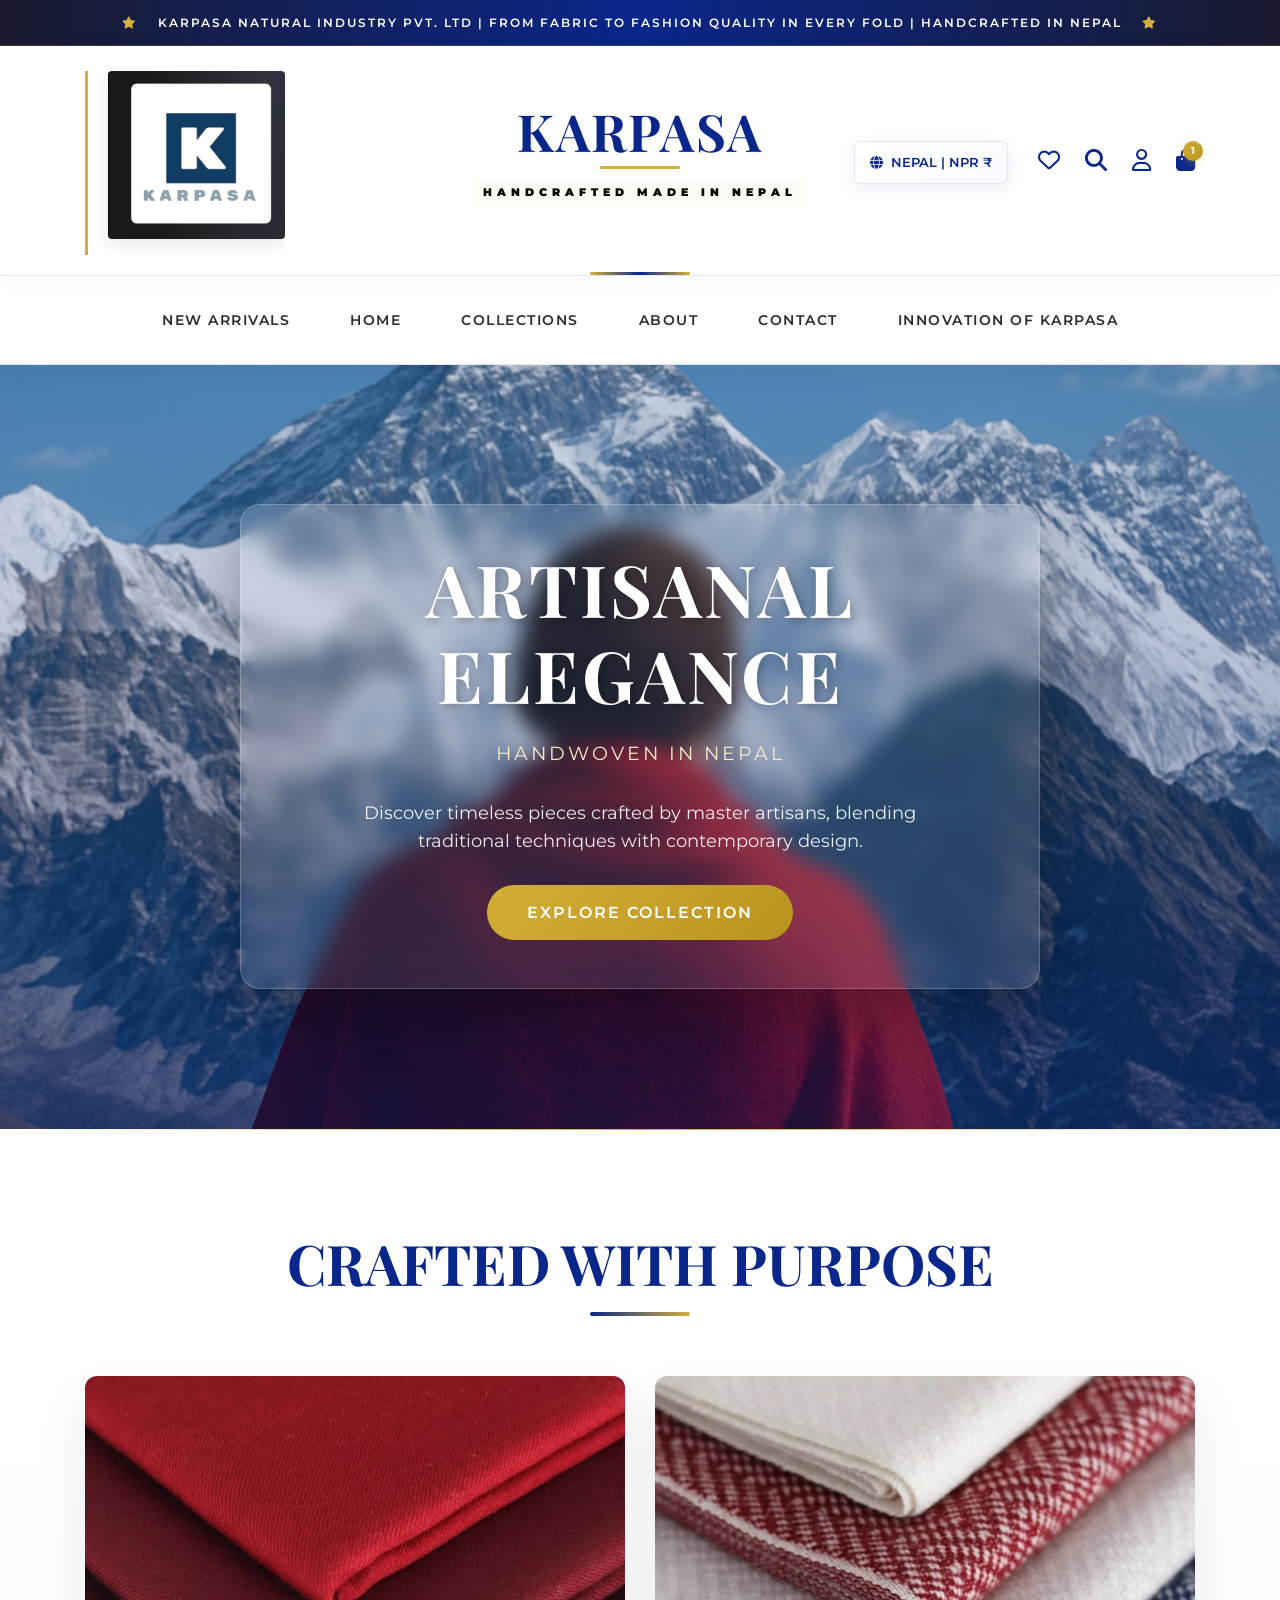
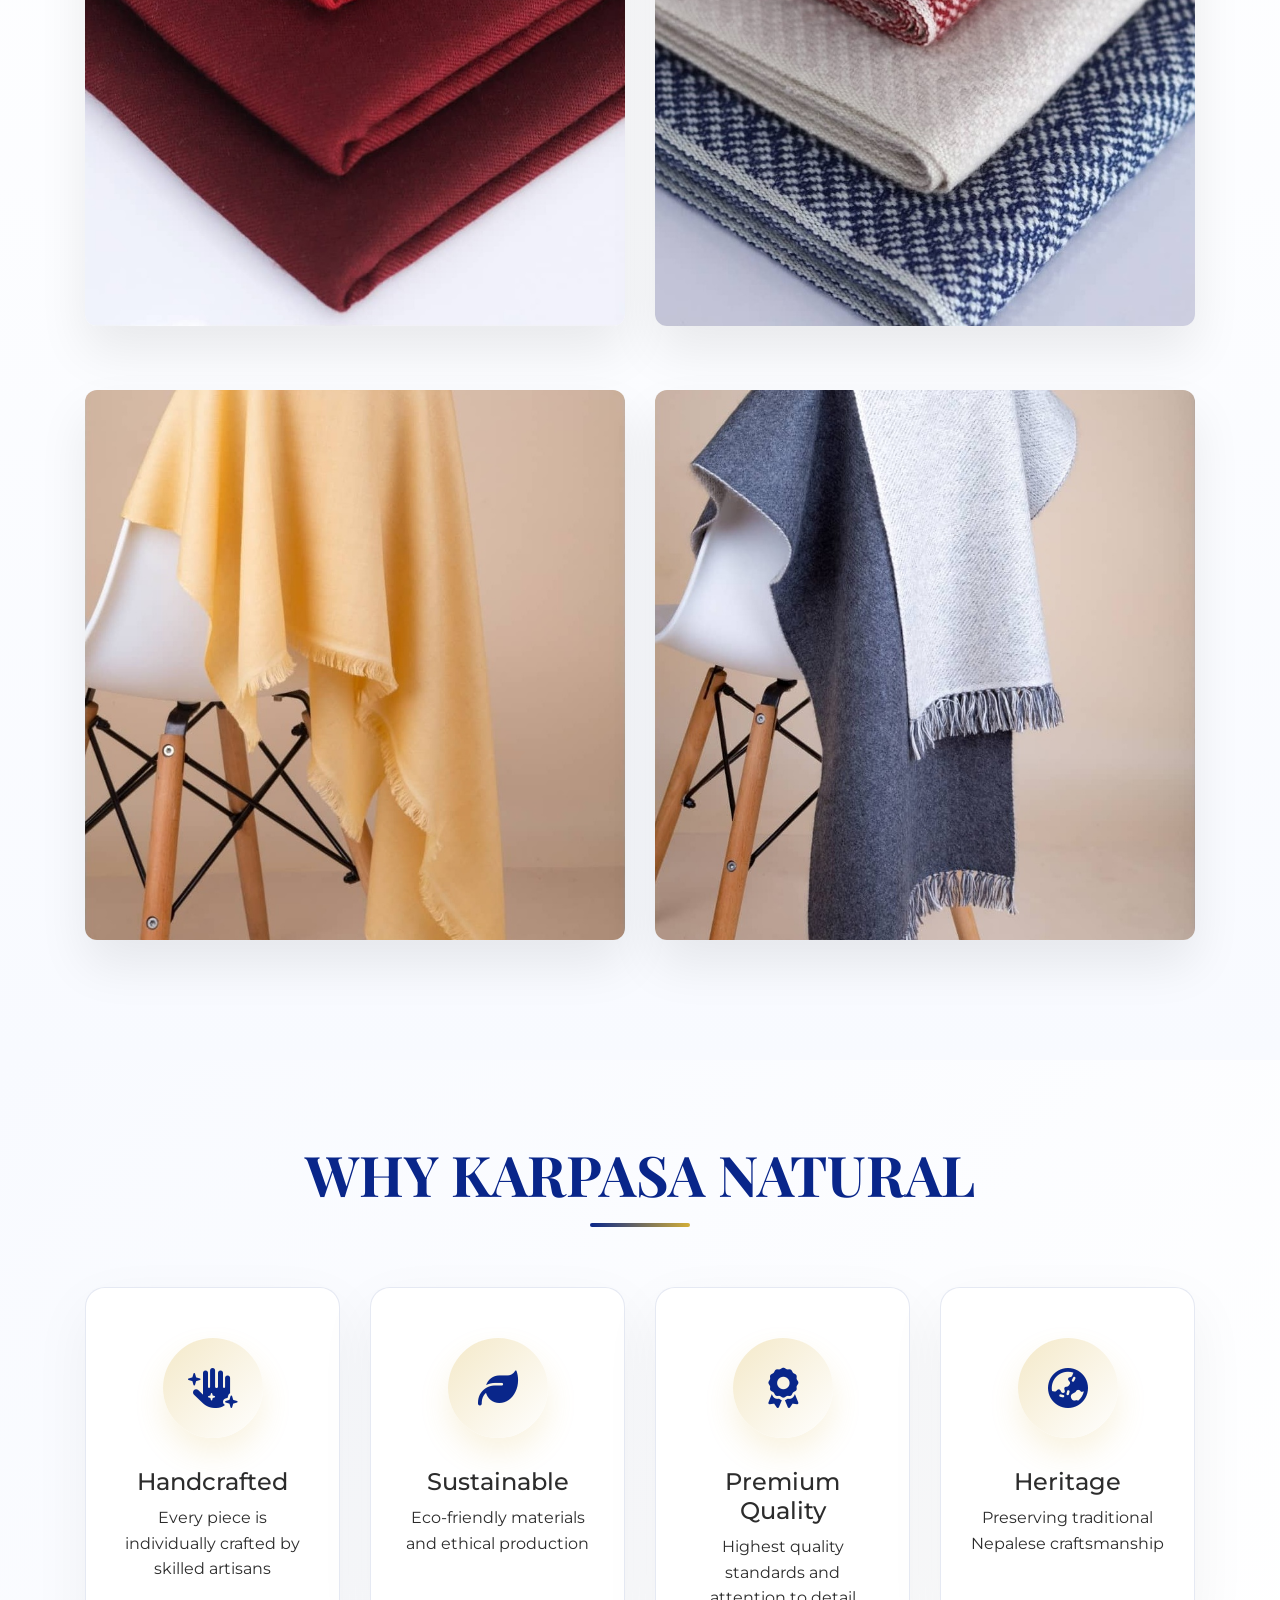
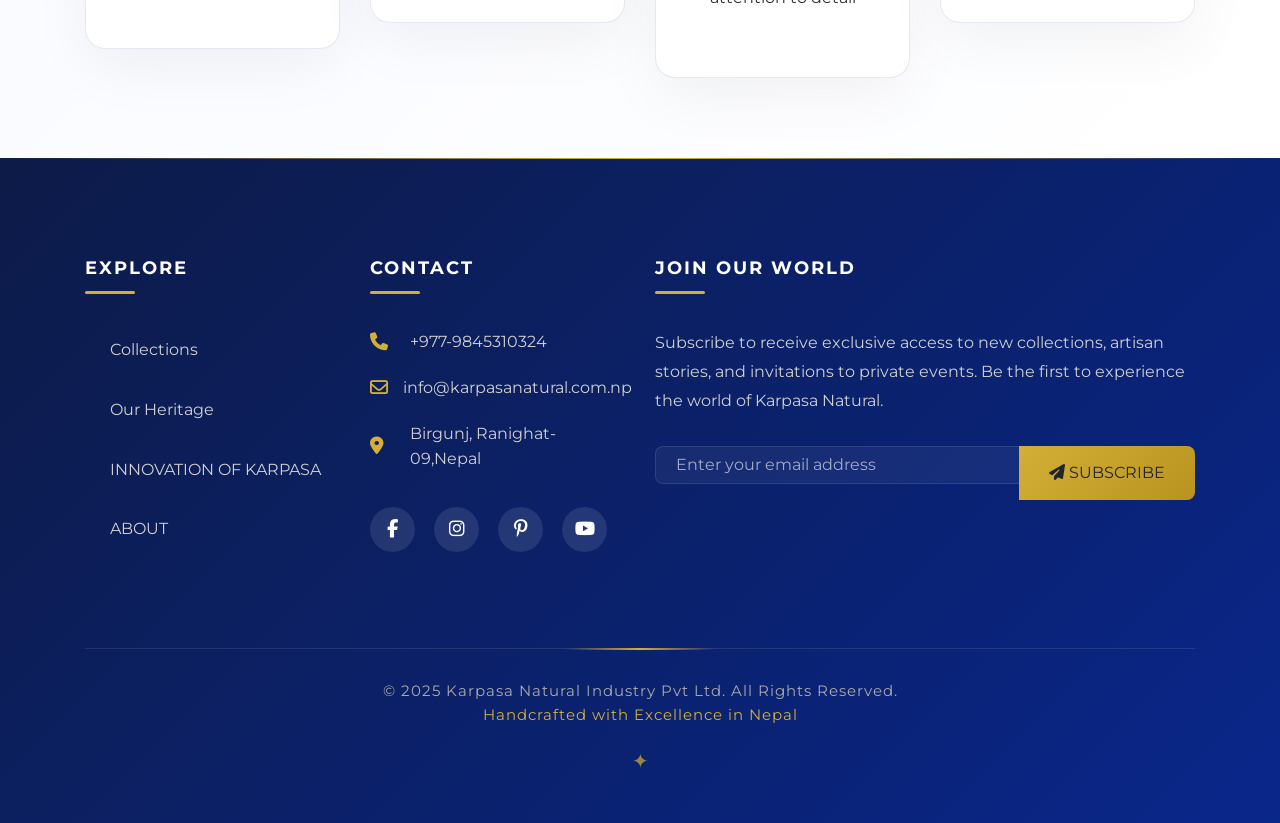
<file: index.html>
<!DOCTYPE html>
<html lang="en">
<head>
    <meta charset="UTF-8">
    <meta name="viewport" content="width=device-width, initial-scale=1.0">
    <title>Karpasa Natural | Handcrafted Luxury From Nepal</title>

    <!-- Bootstrap -->
    <link rel="stylesheet" href="https://cdn.jsdelivr.net/npm/bootstrap@4.6.2/dist/css/bootstrap.min.css">

    <!-- Font Awesome -->
    <link rel="stylesheet" href="https://cdnjs.cloudflare.com/ajax/libs/font-awesome/6.5.0/css/all.min.css" />

    <!-- Animate.css -->
    <link rel="stylesheet" href="https://cdnjs.cloudflare.com/ajax/libs/animate.css/4.1.1/animate.min.css">
   
    <!-- Google Fonts -->
    <link href="https://fonts.googleapis.com/css2?family=Cormorant+Garamond:wght@300;400;500;600;700&family=Montserrat:wght@300;400;500;600;700;800&family=Playfair+Display:wght@400;500;600;700&display=swap" rel="stylesheet">

     <style>
         
        :root {
            --primary-blue: #09268A;
            --secondary-blue: #AECCE4;
            --light-blue: #f8faff;
            --gold: #D4AF37;
            --gold-light: #f4e9c9;
            --dark: #1a1a1a;
            --light: #f8f9fa;
            --text-dark: #2c2c2c;
            --text-light: #666;
            --overlay: rgba(9, 38, 138, 0.08);
        }

        body {
            margin: 0;
            padding: 0;
            font-family: 'Montserrat', sans-serif;
            background-color: #ffffff;
            color: var(--text-dark);
            overflow-x: hidden;
            line-height: 1.6;
            scroll-behavior: smooth;
        }

        /* Premium Scrollbar */
        ::-webkit-scrollbar {
            width: 10px;
        }

        ::-webkit-scrollbar-track {
            background: var(--light-blue);
        }

        ::-webkit-scrollbar-thumb {
            background: linear-gradient(to bottom, var(--gold), var(--primary-blue));
            border-radius: 5px;
        }

        /* Top Bar - Premium */
        .top-bar {
            background: linear-gradient(90deg, #1a1a2e 0%, var(--primary-blue) 50%, #1a1a2e 100%);
            color: #fff;
            text-align: center;
            padding: 12px 0;
            font-size: 13px;
            font-weight: 500;
            letter-spacing: 2px;
            position: relative;
            overflow: hidden;
            border-bottom: 1px solid rgba(212, 175, 55, 0.2);
        }

        .top-bar::before {
            content: '';
            position: absolute;
            top: 0;
            left: -100%;
            width: 100%;
            height: 100%;
            background: linear-gradient(90deg, transparent, rgba(255,255,255,0.1), transparent);
            animation: shimmer 3s infinite;
        }

        @keyframes shimmer {
            100% { left: 100%; }
        }

        .top-bar .sl {
            white-space: nowrap;
            display: inline-block;
            animation: slide-text 25s linear infinite;
            padding: 0 30px;
            text-transform: uppercase;
            font-weight: 600;
            font-size: 12px;
        }

        .top-bar .sl i {
            margin: 0 15px;
            color: var(--gold);
            animation: pulse 2s infinite;
        }

        @keyframes slide-text {
            0% { transform: translateX(100%); }
            100% { transform: translateX(-100%); }
        }

        @keyframes pulse {
            0%, 100% { opacity: 1; }
            50% { opacity: 0.5; }
        }

        /* Main Header */
        .main-header {
            background-color: #ffffff;
            padding: 25px 0 20px;
            border-bottom: 1px solid rgba(9, 38, 138, 0.1);
            position: relative;
            z-index: 1000;
            box-shadow: 0 5px 30px rgba(0, 0, 0, 0.03);
        }

        .main-header::after {
            content: '';
            position: absolute;
            bottom: 0;
            left: 50%;
            transform: translateX(-50%);
            width: 100px;
            height: 3px;
            background: linear-gradient(90deg, var(--gold), var(--primary-blue), var(--gold));
            border-radius: 3px;
        }

        .brand-title {
            font-family: 'Playfair Display', serif;
            font-size: 3.2rem;
            font-weight: 700;
            color: var(--primary-blue);
            letter-spacing: 2px;
            margin-bottom: 5px;
            line-height: 1.1;
            text-shadow: 2px 2px 4px rgba(0,0,0,0.05);
            position: relative;
            display: inline-block;
        }

        .brand-title::after {
            content: '';
            position: absolute;
            bottom: -10px;
            left: 50%;
            transform: translateX(-50%);
            width: 80px;
            height: 3px;
            background: var(--gold);
            border-radius: 3px;
        }

        .brand-subtitle {
            font-family: 'Montserrat', sans-serif;
            font-size: 11px;
            letter-spacing: 5px;
            color: black;
            font-weight: 900;
            text-transform: uppercase;
            margin-top: 15px;
            position: relative;
            display: inline-block;
            padding: 5px 10px;
            background: rgba(212, 175, 55, 0.05);
            border-radius: 2px;
        }

        .warranty-badge {
            max-width: 200px;
            border-left: 3px solid var(--gold);
            padding-left: 20px;
            position: relative;
            overflow: hidden;
            transition: all 0.5s ease;
        }

        .warranty-badge::before {
            content: '';
            position: absolute;
            top: 0;
            left: -100%;
            width: 100%;
            height: 100%;
            background: linear-gradient(90deg, transparent, rgba(255,255,255,0.3), transparent);
            transition: left 0.7s ease;
        }

        .warranty-badge:hover::before {
            left: 100%;
        }

        .warranty-badge img {
            filter: grayscale(20%) sepia(10%);
            transition: all 0.5s cubic-bezier(0.4, 0, 0.2, 1);
            border-radius: 4px;
            box-shadow: 0 5px 20px rgba(0,0,0,0.1);
        }

        .warranty-badge:hover img {
            filter: grayscale(0%) sepia(0%);
            transform: scale(1.05) translateY(-5px);
            box-shadow: 0 15px 30px rgba(0,0,0,0.15);
        }

        /* Header Icons */
        .header-actions {
            display: flex;
            align-items: center;
            justify-content: flex-end;
        }

        .country-selector {
            display: flex;
            align-items: center;
            font-size: 13px;
            color: var(--primary-blue);
            font-weight: 600;
            margin-right: 30px;
            padding: 10px 15px;
            border-radius: 6px;
            background: linear-gradient(135deg, #ffffff 0%, #f8faff 100%);
            box-shadow: 0 4px 15px rgba(9, 38, 138, 0.08);
            transition: all 0.3s cubic-bezier(0.4, 0, 0.2, 1);
            border: 1px solid rgba(9, 38, 138, 0.1);
            position: relative;
            overflow: hidden;
        }

        .country-selector::before {
            content: '';
            position: absolute;
            top: 0;
            left: -100%;
            width: 100%;
            height: 100%;
            background: linear-gradient(90deg, transparent, rgba(255,255,255,0.4), transparent);
            transition: left 0.6s ease;
        }

        .country-selector:hover::before {
            left: 100%;
        }

        .country-selector:hover {
            transform: translateY(-3px);
            box-shadow: 0 8px 25px rgba(9, 38, 138, 0.15);
            border-color: var(--gold);
        }

        .icon-group {
            display: flex;
            gap: 25px;
        }

        .icon-wrapper {
            position: relative;
            cursor: pointer;
            transition: all 0.4s cubic-bezier(0.4, 0, 0.2, 1);
        }

        .icon-wrapper i {
            font-size: 22px;
            color: var(--primary-blue);
            transition: all 0.4s cubic-bezier(0.4, 0, 0.2, 1);
            position: relative;
            z-index: 1;
        }

        .icon-wrapper::before {
            content: '';
            position: absolute;
            top: 50%;
            left: 50%;
            transform: translate(-50%, -50%) scale(0);
            width: 50px;
            height: 50px;
            background: linear-gradient(135deg, var(--gold-light), #ffffff);
            border-radius: 50%;
            transition: transform 0.4s cubic-bezier(0.4, 0, 0.2, 1);
            box-shadow: 0 5px 15px rgba(0,0,0,0.1);
        }

        .icon-wrapper:hover::before {
            transform: translate(-50%, -50%) scale(1);
        }

        .icon-wrapper:hover i {
            color: var(--primary-blue);
            transform: translateY(-5px) scale(1.2);
        }

        .cart-badge {
            position: absolute;
            top: -8px;
            right: -8px;
            background: linear-gradient(135deg, var(--gold), #b8941f);
            color: white;
            font-size: 10px;
            width: 20px;
            height: 20px;
            border-radius: 50%;
            display: flex;
            align-items: center;
            justify-content: center;
            font-weight: 700;
            z-index: 2;
            box-shadow: 0 3px 10px rgba(212, 175, 55, 0.3);
            animation: bounce 2s infinite;
        }

        @keyframes bounce {
            0%, 100% { transform: translateY(0); }
            50% { transform: translateY(-5px); }
        }

        /* Navigation */
        .main-navigation {
            background: rgba(255, 255, 255, 0.95);
            backdrop-filter: blur(10px);
            border-bottom: 1px solid rgba(9, 38, 138, 0.1);
            box-shadow: 0 5px 30px rgba(0, 0, 0, 0.05);
            position: sticky;
            top: 0;
            z-index: 999;
            transition: all 0.3s ease;
        }

        .navbar-nav {
            gap: 50px;
        }

        .nav-item {
            position: relative;
        }

        .nav-link {
            font-family: 'Montserrat', sans-serif;
            font-weight: 600;
            color: var(--text-dark) !important;
            font-size: 14px;
            letter-spacing: 1.5px;
            text-transform: uppercase;
            padding: 25px 5px !important;
            transition: all 0.4s cubic-bezier(0.4, 0, 0.2, 1);
            position: relative;
            overflow: hidden;
        }

        .nav-link::before {
            content: '';
            position: absolute;
            top: 0;
            left: -100%;
            width: 100%;
            height: 3px;
            background: linear-gradient(90deg, transparent, var(--gold), transparent);
            transition: left 0.4s ease;
        }

        .nav-link::after {
            content: '';
            position: absolute;
            bottom: 0;
            left: 0;
            width: 0;
            height: 3px;
            background: linear-gradient(90deg, var(--primary-blue), var(--gold));
            transition: width 0.4s cubic-bezier(0.4, 0, 0.2, 1);
            border-radius: 3px;
        }

        .nav-link:hover {
            color: var(--primary-blue) !important;
            transform: translateY(-2px);
        }

        .nav-link:hover::before {
            left: 100%;
        }

        .nav-link:hover::after {
            width: 100%;
        }

        /* Hero Section */
        .hero-container {
            position: relative;
            overflow: hidden;
            margin-top: -1px;
        }

        .hero-image {
            width: 100%;
            height: 85vh;
            object-fit: cover;
            transition: transform 8s cubic-bezier(0.2, 0.8, 0.2, 1);
        }

        .hero-container:hover .hero-image {
            transform: scale(1.05);
        }

        .hero-overlay {
            position: absolute;
            top: 0;
            left: 0;
            right: 0;
            bottom: 0;
            background: linear-gradient(to bottom, 
                rgba(9, 38, 138, 0.1) 0%,
                rgba(9, 38, 138, 0.2) 50%,
                rgba(9, 38, 138, 0.4) 100%);
            display: flex;
            align-items: center;
            justify-content: center;
        }

        .hero-content {
            text-align: center;
            color: white;
            padding: 40px;
            background: rgba(255, 255, 255, 0.1);
            backdrop-filter: blur(10px);
            border-radius: 20px;
            border: 1px solid rgba(255, 255, 255, 0.2);
            box-shadow: 0 20px 60px rgba(0, 0, 0, 0.3);
            transform: translateY(50px);
            opacity: 0;
            animation: heroFadeIn 1s ease forwards 0.5s;
            max-width: 800px;
        }

        @keyframes heroFadeIn {
            to {
                transform: translateY(0);
                opacity: 1;
            }
        }

        .hero-title {
            font-family: 'Playfair Display', serif;
            font-size: 4.5rem;
            font-weight: 700;
            margin-bottom: 20px;
            text-shadow: 2px 2px 10px rgba(0,0,0,0.3);
            letter-spacing: 3px;
        }

        .hero-subtitle {
            font-size: 1.2rem;
            letter-spacing: 3px;
            text-transform: uppercase;
            margin-bottom: 30px;
            font-weight: 400;
            color: var(--gold-light);
        }

        .hero-cta {
            padding: 15px 40px;
            background: linear-gradient(135deg, var(--gold), #b8941f);
            color: white;
            border: none;
            border-radius: 50px;
            font-weight: 600;
            letter-spacing: 2px;
            text-transform: uppercase;
            transition: all 0.4s cubic-bezier(0.4, 0, 0.2, 1);
            position: relative;
            overflow: hidden;
            text-decoration: none;
            display: inline-block;
        }

        .hero-cta::before {
            content: '';
            position: absolute;
            top: 0;
            left: -100%;
            width: 100%;
            height: 100%;
            background: linear-gradient(90deg, transparent, rgba(255,255,255,0.4), transparent);
            transition: left 0.6s ease;
        }

        .hero-cta:hover {
            transform: translateY(-5px) scale(1.05);
            box-shadow: 0 20px 40px rgba(212, 175, 55, 0.4);
            text-decoration: none;
            color: white;
        }

        .hero-cta:hover::before {
            left: 100%;
        }

        /* Gallery Section */
        .gallery-section {
            padding: 100px 0 80px;
            background: linear-gradient(to bottom, #ffffff 0%, var(--light-blue) 100%);
            position: relative;
            overflow: hidden;
        }

        .gallery-section::before {
            content: '';
            position: absolute;
            top: 0;
            left: 0;
            right: 0;
            height: 1px;
            background: linear-gradient(90deg, transparent, var(--gold), transparent);
        }

        .section-title {
            font-family: 'Playfair Display', serif;
            font-size: 3.5rem;
            font-weight: 700;
            color: var(--primary-blue);
            text-align: center;
            margin-bottom: 80px;
            position: relative;
        }

        .section-title::after {
            content: '';
            position: absolute;
            bottom: -20px;
            left: 50%;
            transform: translateX(-50%);
            width: 100px;
            height: 4px;
            background: linear-gradient(90deg, var(--primary-blue), var(--gold));
            border-radius: 4px;
        }

        .gallery-item {
            position: relative;
            overflow: hidden;
            margin-bottom: 40px;
            border-radius: 12px;
            box-shadow: 0 25px 50px rgba(0, 0, 0, 0.08);
            transition: all 0.6s cubic-bezier(0.4, 0, 0.2, 1);
            background: white;
            transform-style: preserve-3d;
            perspective: 1000px;
        }

        .gallery-item:hover {
            transform: translateY(-20px) rotateX(5deg);
            box-shadow: 0 40px 80px rgba(0, 0, 0, 0.2);
        }

        .gallery-item img {
            width: 100%;
            height: 550px;
            object-fit: cover;
            transition: transform 1s cubic-bezier(0.2, 0.8, 0.2, 1);
        }

        .gallery-item:hover img {
            transform: scale(1.1);
        }

        .gallery-overlay {
            position: absolute;
            bottom: 0;
            left: 0;
            right: 0;
            background: linear-gradient(to top, rgba(9, 38, 138, 0.95), transparent);
            color: white;
            padding: 50px 30px 30px;
            opacity: 0;
            transform: translateY(30px);
            transition: all 0.6s cubic-bezier(0.4, 0, 0.2, 1);
        }

        .gallery-item:hover .gallery-overlay {
            opacity: 1;
            transform: translateY(0);
        }

        .gallery-overlay h5 {
            font-family: 'Playfair Display', serif;
            font-size: 1.8rem;
            font-weight: 600;
            margin-bottom: 15px;
            color: var(--gold-light);
        }

        .gallery-overlay p {
            font-size: 1rem;
            opacity: 0.9;
            line-height: 1.8;
        }

        /* Premium Features */
        .premium-features {
            padding: 80px 0;
            background: linear-gradient(135deg, var(--light-blue) 0%, #ffffff 100%);
            position: relative;
        }

        .feature-box {
            text-align: center;
            padding: 50px 30px;
            background: white;
            border-radius: 20px;
            box-shadow: 0 20px 60px rgba(0, 0, 0, 0.05);
            transition: all 0.5s cubic-bezier(0.4, 0, 0.2, 1);
            border: 1px solid rgba(9, 38, 138, 0.1);
            position: relative;
            overflow: hidden;
        }

        .feature-box::before {
            content: '';
            position: absolute;
            top: 0;
            left: 0;
            right: 0;
            height: 5px;
            background: linear-gradient(90deg, var(--primary-blue), var(--gold), var(--primary-blue));
            transform: scaleX(0);
            transition: transform 0.5s ease;
            transform-origin: left;
        }

        .feature-box:hover {
            transform: translateY(-15px);
            box-shadow: 0 30px 80px rgba(0, 0, 0, 0.1);
        }

        .feature-box:hover::before {
            transform: scaleX(1);
        }

        .feature-icon {
            width: 100px;
            height: 100px;
            background: linear-gradient(135deg, var(--gold-light), white);
            border-radius: 50%;
            display: flex;
            align-items: center;
            justify-content: center;
            margin: 0 auto 30px;
            font-size: 40px;
            color: var(--primary-blue);
            box-shadow: 0 15px 30px rgba(212, 175, 55, 0.15);
            transition: all 0.5s ease;
        }

        .feature-box:hover .feature-icon {
            transform: rotateY(360deg) scale(1.1);
            background: linear-gradient(135deg, var(--primary-blue), var(--gold));
            color: white;
        }

        /* Footer */
        .custom-footer {
            background: linear-gradient(135deg, #0d1b48 0%, #09268A 100%);
            color: #fff;
            padding: 100px 0 40px;
            position: relative;
            overflow: hidden;
        }

        .custom-footer::before {
            content: '';
            position: absolute;
            top: 0;
            left: 0;
            right: 0;
            height: 1px;
            background: linear-gradient(90deg, transparent, var(--gold), transparent);
        }

        .footer-title {
            font-size: 18px;
            text-transform: uppercase;
            font-weight: 700;
            color: #fff;
            margin-bottom: 35px;
            letter-spacing: 2px;
            position: relative;
            padding-bottom: 15px;
        }

        .footer-title::after {
            content: '';
            position: absolute;
            bottom: 0;
            left: 0;
            width: 50px;
            height: 3px;
            background: var(--gold);
            border-radius: 3px;
        }

        .footer-links {
            list-style: none;
            padding: 0;
        }

        .footer-links li {
            margin-bottom: 18px;
            position: relative;
        }

        .footer-links li a {
            color: #d0d0d0;
            font-size: 16px;
            padding: 8px 0;
            display: inline-block;
            transition: all 0.4s cubic-bezier(0.4, 0, 0.2, 1);
            text-decoration: none;
            position: relative;
            padding-left: 25px;
        }

        .footer-links li a::before {
            content: '→';
            position: absolute;
            left: 0;
            opacity: 0;
            transition: all 0.3s ease;
            color: var(--gold);
            font-weight: bold;
            transform: translateX(-10px);
        }

        .footer-links li a:hover {
            color: #fff;
            padding-left: 35px;
            text-decoration: none;
            transform: translateX(5px);
        }

        .footer-links li a:hover::before {
            opacity: 1;
            transform: translateX(0);
        }

        .footer-contact p {
            font-size: 16px;
            color: #d0d0d0;
            margin: 20px 0;
            display: flex;
            align-items: center;
            transition: all 0.3s ease;
        }

        .footer-contact p:hover {
            color: #fff;
            transform: translateX(10px);
        }

        .footer-contact i {
            color: var(--gold);
            margin-right: 15px;
            font-size: 18px;
            width: 25px;
            transition: all 0.3s ease;
        }

        .footer-contact p:hover i {
            transform: scale(1.2) rotate(10deg);
        }

        .footer-social {
            margin-top: 35px;
        }

        .social-icon {
            display: inline-flex;
            align-items: center;
            justify-content: center;
            width: 45px;
            height: 45px;
            background: rgba(255, 255, 255, 0.1);
            border-radius: 50%;
            color: #fff;
            font-size: 18px;
            margin-right: 15px;
            transition: all 0.4s cubic-bezier(0.4, 0, 0.2, 1);
            text-decoration: none;
            position: relative;
            overflow: hidden;
        }

        .social-icon::before {
            content: '';
            position: absolute;
            top: 0;
            left: -100%;
            width: 100%;
            height: 100%;
            background: linear-gradient(90deg, transparent, rgba(255,255,255,0.3), transparent);
            transition: left 0.6s ease;
        }

        .social-icon:hover::before {
            left: 100%;
        }

        .social-icon:hover {
            background: var(--gold);
            color: white;
            transform: translateY(-5px) rotate(10deg);
            box-shadow: 0 10px 25px rgba(212, 175, 55, 0.3);
            text-decoration: none;
        }

        .newsletter-input {
    background: rgba(255, 255, 255, 0.05);
    border: 1px solid rgba(255, 255, 255, 0.1);
    color: white !important; /* Forces text to be white */
    border-radius: 8px 0 0 8px;
    padding: 15px 20px;
    transition: all 0.3s ease;
}

/* Also ensure the placeholder is legible */
.newsletter-input::placeholder {
    color: rgba(255, 255, 255, 0.6);
}

        .newsletter-input:focus {
            background: rgba(255, 255, 255, 0.1);
            border-color: var(--gold);
            box-shadow: 0 0 20px rgba(212, 175, 55, 0.2);
            outline: none;
        }

        .newsletter-btn {
            background: linear-gradient(135deg, var(--gold), #b8941f);
            border: none;
            border-radius: 0 8px 8px 0;
            padding: 15px 30px;
            transition: all 0.3s ease;
        }

        .newsletter-btn:hover {
            background: linear-gradient(135deg, #b8941f, var(--gold));
            transform: scale(1.05);
            box-shadow: 0 10px 30px rgba(212, 175, 55, 0.3);
        }

        .footer-bottom {
            border-top: 1px solid rgba(255, 255, 255, 0.1);
            margin-top: 80px;
            padding-top: 30px;
            text-align: center;
            color: #aaa;
            font-size: 15px;
            letter-spacing: 1px;
            position: relative;
        }

        .footer-bottom::before {
            content: '';
            position: absolute;
            top: -1px;
            left: 50%;
            transform: translateX(-50%);
            width: 150px;
            height: 2px;
            background: linear-gradient(90deg, transparent, var(--gold), transparent);
        }

        /* Responsive */
        @media(max-width: 992px) {
            .brand-title {
                font-size: 2.5rem;
            }
            
            .hero-title {
                font-size: 3rem;
            }
            
            .section-title {
                font-size: 2.5rem;
            }
            
            .gallery-item img {
                height: 400px;
            }
        }

        @media(max-width: 768px) {
            .brand-title {
                font-size: 2rem;
            }
            
            .brand-subtitle {
                font-size: 10px;
                letter-spacing: 4px;
            }
            
            .header-actions {
                justify-content: center;
                margin-top: 30px;
            }
            
            .navbar-nav {
                gap: 0;
                text-align: center;
            }
            
            .nav-link {
                padding: 15px !important;
            }
            
            .hero-title {
                font-size: 2.2rem;
            }
            
            .hero-subtitle {
                font-size: 1rem;
            }
            
            .gallery-item img {
                height: 300px;
            }
            
            .footer-column {
                margin-bottom: 50px;
                text-align: center;
            }
            
            .footer-title::after {
                left: 50%;
                transform: translateX(-50%);
            }
        }

        /* Animation classes */
        .fade-in {
            opacity: 0;
            transform: translateY(30px);
            transition: all 0.8s cubic-bezier(0.4, 0, 0.2, 1);
        }

        .fade-in.visible {
            opacity: 1;
            transform: translateY(0);
        }

        .stagger-delay-1 { transition-delay: 0.1s; }
        .stagger-delay-2 { transition-delay: 0.2s; }
        .stagger-delay-3 { transition-delay: 0.3s; }
        .stagger-delay-4 { transition-delay: 0.4s; }
        .stagger-delay-5 { transition-delay: 0.5s; }
  
    </style>
</head>

<body>
    <!-- Top Bar -->
    <div class="top-bar">
        <div class="sl">
            <i class="fas fa-star"></i>
            KARPASA NATURAL INDUSTRY PVT. LTD | FROM FABRIC TO FASHION QUALITY IN EVERY FOLD | HANDCRAFTED IN NEPAL

            <i class="fas fa-star"></i>
        </div>
    </div>

    <!-- Main Header -->
    <header class="main-header">
        <div class="container">
            <div class="row align-items-center">
                <!-- Warranty Badge -->
              <div class="col-4 d-none d-lg-block">
              <div class="warranty-badge fade-in stagger-delay-1">
                <a href="index.html">
                    <img src="images/logo.jpg" alt="Premium Craftsmanship" class="img-fluid">
                </a>
                <p class="mt-2" style="font-size: 10px; letter-spacing: 1.5px; color: #666;"></p>
            </div>
        </div>
                <!-- Brand Logo -->
                <div class="col-12 col-lg-4 text-center">
                    <a href="index.html" class="brand-link text-decoration-none">
                        <h1 class="brand-title animate__animated animate__fadeInDown">KARPASA</h1>
                        <p class="brand-subtitle animate__animated animate__fadeInUp animate__delay-1s">HANDCRAFTED MADE IN NEPAL</p>
                    </a>
                </div>

                <!-- Header Actions -->
                 <div class="col-4 d-none d-lg-block">
                <div class="header-actions fade-in stagger-delay-2">
                    <div class="country-selector">
                        <i class="fa-solid fa-globe mr-2"></i> 
                        <span>NEPAL | NPR ₹</span>
                    </div>
                    <div class="icon-group">
                        <div class="icon-wrapper">
                            <i class="fa-regular fa-heart"></i>
                        </div>
                        
                        <div class="icon-wrapper">
                             <a href="index.html" title="Search" class="text-decoration-none" style="color: inherit;">
                                <i class="fa-solid fa-magnifying-glass"></i>
                             </a> </div>
                        
                        <div class="icon-wrapper">
                            <a href="ContactUS/index.html" title="Account" class="text-decoration-none" style="color: inherit;">
                                <i class="fa-regular fa-user"></i>
                            </a>
                        </div>
                        
                        <div class="icon-wrapper">
                            <i class="fa-solid fa-bag-shopping"></i>
                            <div class="cart-badge">1</div>
                        </div>
                    </div>
                </div>
            </div>
                </div>
            </div>
        </div>
    </header>

    <!-- Navigation -->
    <nav class="navbar navbar-expand-lg navbar-light main-navigation">
        <div class="container">
            <button class="navbar-toggler mx-auto" type="button" data-toggle="collapse" data-target="#navMenu">
                <span class="navbar-toggler-icon"></span> <span class="ml-2" style="font-size: 14px;font-weight: 500;color: black;">COLLECTIONS</span>
            </button>
            <div class="collapse navbar-collapse justify-content-center" id="navMenu">
                            <ul class="navbar-nav">
                    <li class="nav-item"><a class="nav-link" href="/NewArrivals/">NEW ARRIVALS</a></li>                    
                    <li class="nav-item"><a class="nav-link" href="/index.html">HOME</a></li>
                    <li class="nav-item"><a class="nav-link" href="/Service/">COLLECTIONS</a></li>                   
                   <li class="nav-item"><a class="nav-link" href="/AboutUs/">ABOUT</a></li>
                    <li class="nav-item"><a class="nav-link" href="/ContactUS/">CONTACT</a></li>
                    
                     <li class="nav-item"><a class="nav-link" href="/InnovationofKarpasa/">INNOVATION OF KARPASA</a></li>
                </ul>
            </div>
        </div>
    </nav>

    <!-- Hero Section -->
    <div class="hero-container">
        <img src="images/87.png" class="hero-image" alt="Karpasa Natural Luxury Collection">
        <div class="hero-overlay">
            <div class="hero-content">
                <h1 class="hero-title">ARTISANAL ELEGANCE</h1>
                <p class="hero-subtitle">HANDWOVEN IN NEPAL</p>
                <p style="font-size: 1.1rem; margin-bottom: 30px; opacity: 0.9; max-width: 600px; margin-left: auto; margin-right: auto;">
                    Discover timeless pieces crafted by master artisans, blending traditional techniques with contemporary design.
                </p>
                <a href="#" class="hero-cta">EXPLORE COLLECTION</a>
            </div>
        </div>
    </div>

    <!-- Gallery Section -->
    <section class="gallery-section">
        <div class="container">
            <h2 class="section-title fade-in">CRAFTED WITH PURPOSE</h2>
            <div class="row">
                <div class="col-lg-6">
                    <div class="gallery-item fade-in stagger-delay-1">
                        <img src="images/4.jpg" class="img-fluid" alt="Premium Handwoven Fabrics">
                        <div class="gallery-overlay">
                            <h5>MASTER WEAVING</h5>
                            <p>Each thread is carefully handwoven by skilled artisans using centuries-old techniques passed down through generations.</p>
                        </div>
                    </div>
                </div>
                <div class="col-lg-6">
                    <div class="gallery-item fade-in stagger-delay-2">
                        <img src="images/5.jpg" class="img-fluid" alt="Artisanal Craftsmanship">
                        <div class="gallery-overlay">
                            <h5>ARTISANAL DETAILS</h5>
                            <p>Intricate embroidery and detailing that tells the story of Nepalese heritage and craftsmanship.</p>
                        </div>
                    </div>
                </div>
            </div>
            
            <div class="row mt-4">
                <div class="col-lg-6">
                    <div class="gallery-item fade-in stagger-delay-3">
                        <img src="images/2.jpg" class="img-fluid" alt="Sustainable Materials">
                        <div class="gallery-overlay">
                            <h5>SUSTAINABLE SOURCING</h5>
                            <p>Ethically sourced organic materials that honor both the environment and the communities that produce them.</p>
                        </div>
                    </div>
                </div>
                <div class="col-lg-6">
                    <div class="gallery-item fade-in stagger-delay-4">
                        <img src="images/6.jpg" class="img-fluid" alt="Premium Quality">
                        <div class="gallery-overlay">
                            <h5>TIMELESS QUALITY</h5>
                            <p>Each piece is created to last, embodying the perfect balance of tradition and modern elegance.</p>
                        </div>
                    </div>
                </div>
            </div>
        </div>
    </section>

    <!-- Premium Features -->
    <section class="premium-features">
        <div class="container">
            <h2 class="section-title fade-in">WHY KARPASA NATURAL</h2>
            <div class="row">
                <div class="col-md-3 fade-in stagger-delay-1">
                    <div class="feature-box">
                        <div class="feature-icon">
                            <i class="fas fa-hand-sparkles"></i>
                        </div>
                        <h4>Handcrafted</h4>
                        <p>Every piece is individually crafted by skilled artisans</p>
                    </div>
                </div>
                <div class="col-md-3 fade-in stagger-delay-2">
                    <div class="feature-box">
                        <div class="feature-icon">
                            <i class="fas fa-leaf"></i>
                        </div>
                        <h4>Sustainable</h4>
                        <p>Eco-friendly materials and ethical production</p>
                    </div>
                </div>
                <div class="col-md-3 fade-in stagger-delay-3">
                    <div class="feature-box">
                        <div class="feature-icon">
                            <i class="fas fa-award"></i>
                        </div>
                        <h4>Premium Quality</h4>
                        <p>Highest quality standards and attention to detail</p>
                    </div>
                </div>
                <div class="col-md-3 fade-in stagger-delay-4">
                    <div class="feature-box">
                        <div class="feature-icon">
                            <i class="fas fa-globe-asia"></i>
                        </div>
                        <h4>Heritage</h4>
                        <p>Preserving traditional Nepalese craftsmanship</p>
                    </div>
                </div>
            </div>
        </div>
    </section>

    <!-- Footer -->
    <footer class="custom-footer">
        <div class="container">
            <div class="row">
                <!-- Quick Links -->
                <div class="col-lg-3 col-md-6 footer-column fade-in stagger-delay-1">
                    <h5 class="footer-title">EXPLORE</h5>
                    <ul class="footer-links">
                        <li><a href="/Service/">Collections</a></li>
                        <li><a href="/AboutUs/">Our Heritage</a></li>
                         
                        <li><a href="/InnovationofKarpasa/">INNOVATION OF KARPASA</a></li>
                        <li><a href="/AboutUs/">ABOUT</a></li>
                         
                    </ul>
                </div>

                <!-- Contact Information -->
                <div class="col-lg-3 col-md-6 footer-column fade-in stagger-delay-2">
                    <h5 class="footer-title">CONTACT</h5>
                    <div class="footer-contact">
                        <p><i class="fa-solid fa-phone"></i> +977-9845310324</p>
                        <p><i class="fa-regular fa-envelope"></i> info@karpasanatural.com.np</p>
                        <p><i class="fa-solid fa-location-dot"></i> Birgunj, Ranighat-09,Nepal</p>
                        
                    </div>
                    
                    <div class="footer-social">
                        <a href="#" class="social-icon"><i class="fab fa-facebook-f"></i></a>
                        <a href="#" class="social-icon"><i class="fab fa-instagram"></i></a>
                        <a href="#" class="social-icon"><i class="fab fa-pinterest-p"></i></a>
                        <a href="#" class="social-icon"><i class="fab fa-youtube"></i></a>
                    </div>
                </div>

                <!-- Newsletter -->
                <div class="col-lg-6 footer-column fade-in stagger-delay-3">
                    <h5 class="footer-title">JOIN OUR WORLD</h5>
                    <p style="color: #d0d0d0; font-size: 16px; line-height: 1.8; margin-bottom: 30px;">
                        Subscribe to receive exclusive access to new collections, artisan stories, and invitations to private events. Be the first to experience the world of Karpasa Natural.
                    </p>
                    <form id="newsletterForm">
    <div class="input-group mt-4">
        <input type="email" name="email" class="form-control newsletter-input" placeholder="Enter your email address" required>
        <div class="input-group-append">
            <button class="btn newsletter-btn" type="submit" id="newsletterSubmitBtn">
                <i class="fa-solid fa-paper-plane"></i> SUBSCRIBE
            </button>
        </div>
    </div>
</form>
                </div>
            </div>

            <!-- Footer Bottom -->
            <div class="footer-bottom">
                © 2025 Karpasa Natural Industry Pvt Ltd. All Rights Reserved.<br>
                <span style="color: var(--gold);">Handcrafted with Excellence in Nepal</span>
                <div class="mt-3">
                    <img src="data:image/svg+xml,%3Csvg xmlns='http://www.w3.org/2000/svg' width='100' height='40' viewBox='0 0 100 40'%3E%3Ctext x='50' y='25' text-anchor='middle' font-family='Playfair Display' font-size='20' fill='%23D4AF37'%3E✦%3C/text%3E%3C/svg%3E" alt="Premium Seal" style="opacity: 0.7;">
                </div>
            </div>
        </div>
    </footer>

    <!-- JavaScript -->
    <script src="https://cdn.jsdelivr.net/npm/jquery@3.5.1/dist/jquery.min.js"></script>
    <script src="https://cdn.jsdelivr.net/npm/bootstrap@4.6.2/dist/js/bootstrap.bundle.min.js"></script>
    
    <script>
        // Scroll animations
        $(document).ready(function() {
            // Intersection Observer for fade-in animations
            const observerOptions = {
                threshold: 0.1,
                rootMargin: '0px 0px -100px 0px'
            };

            const observer = new IntersectionObserver(function(entries) {
                entries.forEach(entry => {
                    if (entry.isIntersecting) {
                        entry.target.classList.add('visible');
                    }
                });
            }, observerOptions);

            // Observe all fade-in elements
            document.querySelectorAll('.fade-in').forEach(el => observer.observe(el));

            // Smooth scrolling for anchor links
            $('a[href^="#"]').on('click', function(event) {
                if (this.hash !== "") {
                    event.preventDefault();
                    const hash = this.hash;
                    $('html, body').animate({
                        scrollTop: $(hash).offset().top - 100
                    }, 800, 'easeInOutCubic');
                }
            });

            // Sticky navigation effect
            $(window).scroll(function() {
                const scroll = $(window).scrollTop();
                const nav = $('.main-navigation');
                
                if (scroll >= 100) {
                    nav.addClass('scrolled');
                    nav.css({
                        'background': 'rgba(255, 255, 255, 0.98)',
                        'backdrop-filter': 'blur(20px)',
                        'box-shadow': '0 10px 40px rgba(0, 0, 0, 0.1)'
                    });
                } else {
                    nav.removeClass('scrolled');
                    nav.css({
                        'background': 'rgba(255, 255, 255, 0.95)',
                        'backdrop-filter': 'blur(10px)',
                        'box-shadow': '0 5px 30px rgba(0, 0, 0, 0.05)'
                    });
                }
            });

            // Parallax effect for hero
            $(window).scroll(function() {
                const scroll = $(window).scrollTop();
                $('.hero-image').css('transform', `scale(${1 + scroll * 0.0002})`);
            });

            // Cart badge animation
            setInterval(() => {
                $('.cart-badge').toggleClass('animate__animated animate__pulse');
            }, 3000);

           
            // Hover effects for gallery items
            $('.gallery-item').hover(
                function() {
                    $(this).find('img').css('transform', 'scale(1.1)');
                },
                function() {
                    $(this).find('img').css('transform', 'scale(1)');
                }
            );
        });

        // Custom easing function
        $.easing.easeInOutCubic = function (x, t, b, c, d) {
            if ((t /= d / 2) < 1) return c / 2 * t * t * t + b;
            return c / 2 * ((t -= 2) * t * t + 2) + b;
        };
    </script>
     <script>        
   $(document).ready(function() {
    const scriptURL = 'https://script.google.com/macros/s/AKfycbwRgoGTqDstm9nnbJ1-39yPazypbWdi3OYXFKizwhJylhnkKoB4XlLF-Bm8q7aa-_Dp/exec'; // Use your same /exec URL
    const newsletterForm = document.getElementById('newsletterForm');
    const newsBtn = $('#newsletterSubmitBtn');

    $('#newsletterForm').submit(function(e) {
        e.preventDefault();
        
        newsBtn.html('<i class="fa-solid fa-spinner fa-spin"></i>').prop('disabled', true);

        fetch(scriptURL, { 
            method: 'POST', 
            body: new FormData(newsletterForm),
            mode: 'no-cors' // Critical for GitHub Pages
        })
        .then(() => {
            newsBtn.html('<i class="fa-solid fa-check"></i> SAVED');
            newsBtn.css('background', '#28a745');
            newsletterForm.reset();
            
            setTimeout(() => {
                newsBtn.html('<i class="fa-solid fa-paper-plane"></i> SUBSCRIBE')
                       .css('background', '')
                       .prop('disabled', false);
            }, 3000);
        })
        .catch(error => {
            console.error('Error!', error.message);
            newsBtn.html('TRY AGAIN').prop('disabled', false);
        });
    });
}); 
    </script>
</body>
</html>
</file>
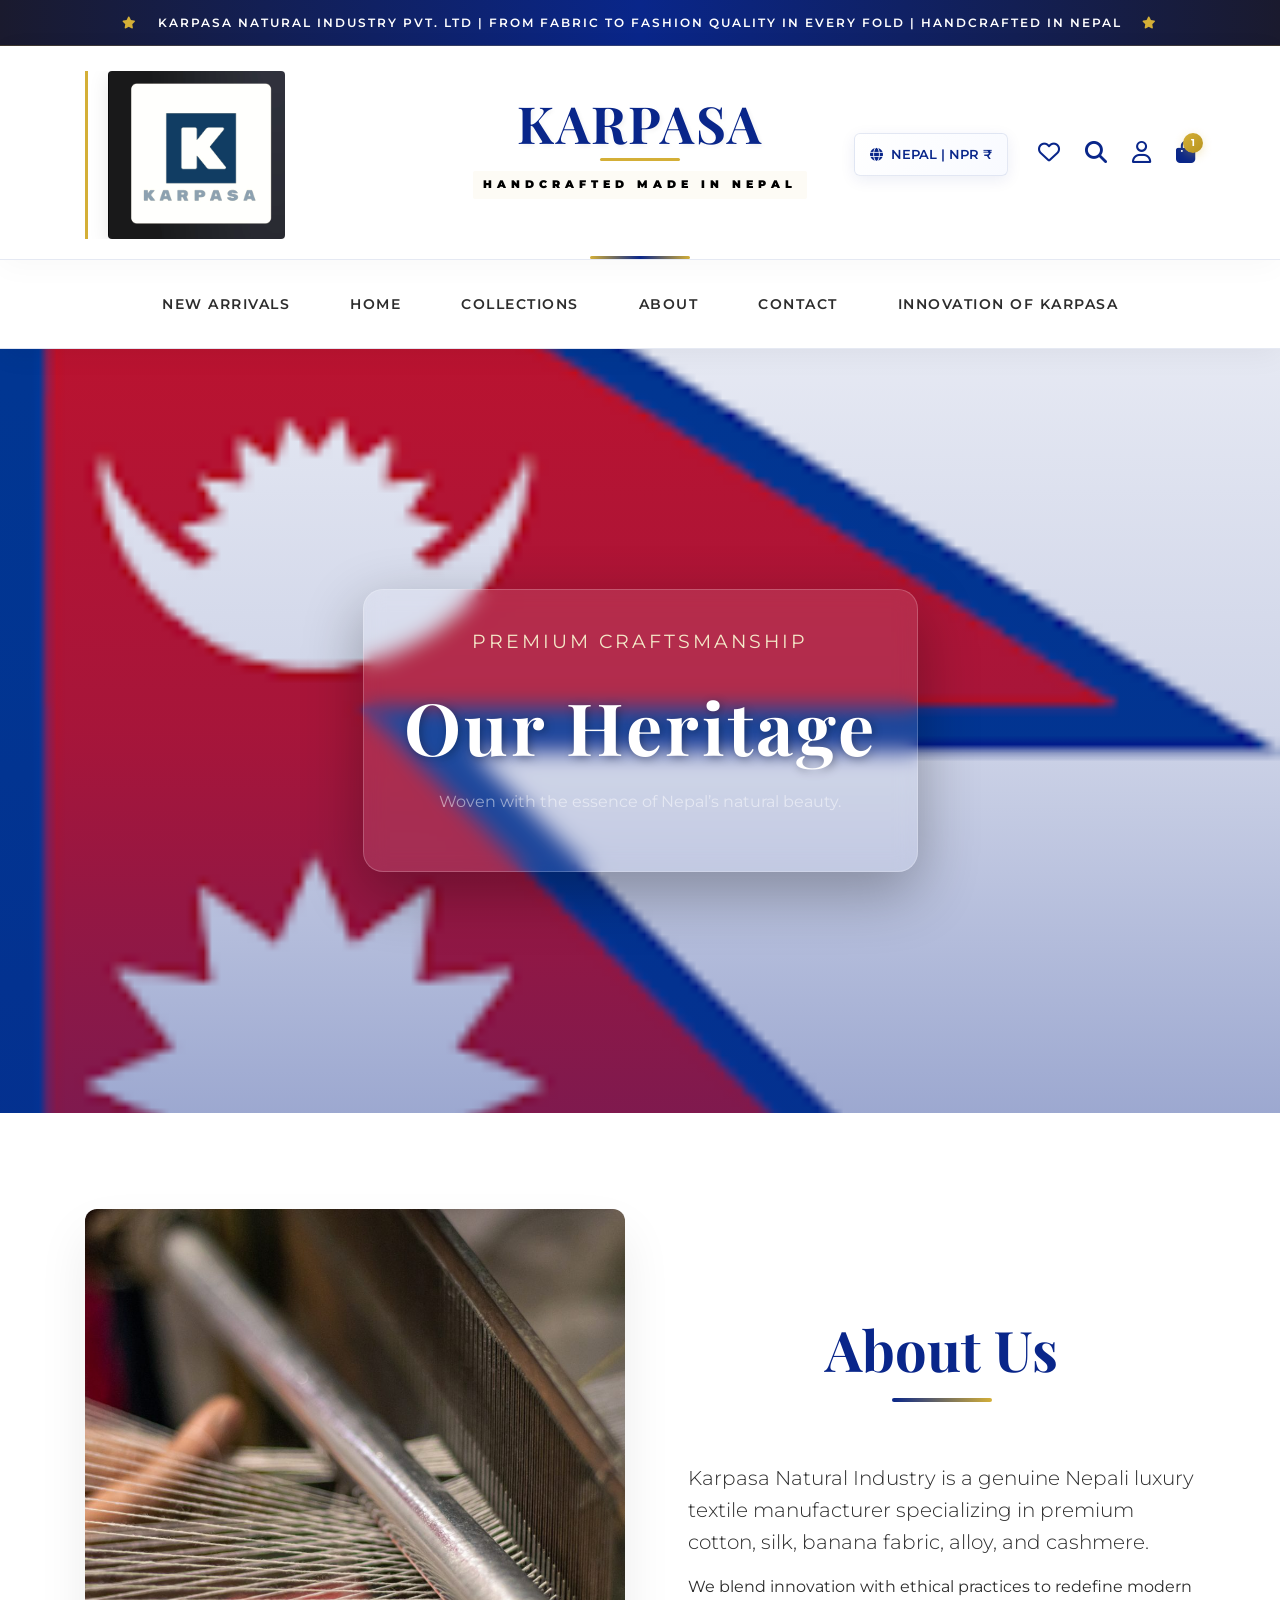
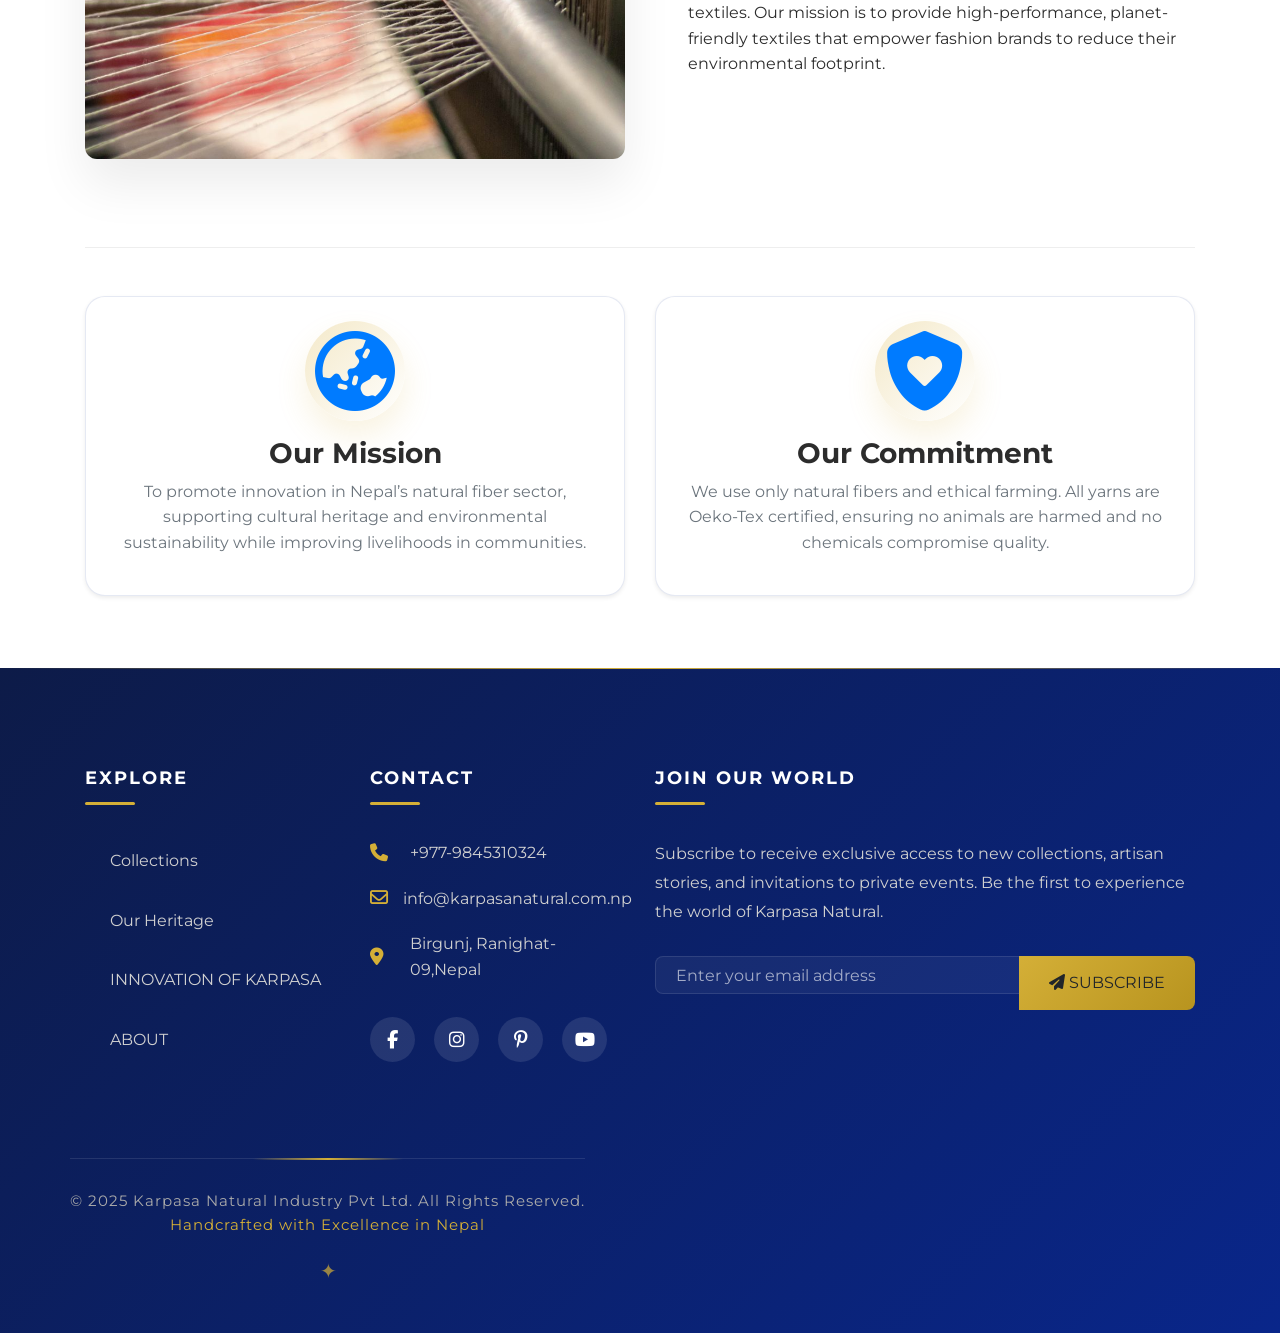
<file: AboutUs/index.html>
<!DOCTYPE html>
<html lang="en">
<head>
    <meta charset="UTF-8">
    <meta name="viewport" content="width=device-width, initial-scale=1.0">
    <title>About Us | Karpasa Natural Industry</title>

    <link rel="stylesheet" href="https://cdn.jsdelivr.net/npm/bootstrap@4.6.2/dist/css/bootstrap.min.css">
    <link rel="stylesheet" href="https://cdnjs.cloudflare.com/ajax/libs/font-awesome/6.5.0/css/all.min.css" />
    <link rel="stylesheet" href="https://cdnjs.cloudflare.com/ajax/libs/animate.css/4.1.1/animate.min.css">
     
    <link href="https://fonts.googleapis.com/css2?family=Cormorant+Garamond:wght@300;400;500;600;700&family=Montserrat:wght@300;400;500;600;700;800&family=Playfair+Display:wght@400;500;600;700&display=swap" rel="stylesheet">
    <style>
         
        :root {
            --primary-blue: #09268A;
            --secondary-blue: #AECCE4;
            --light-blue: #f8faff;
            --gold: #D4AF37;
            --gold-light: #f4e9c9;
            --dark: #1a1a1a;
            --light: #f8f9fa;
            --text-dark: #2c2c2c;
            --text-light: #666;
            --overlay: rgba(9, 38, 138, 0.08);
        }

        body {
            margin: 0;
            padding: 0;
            font-family: 'Montserrat', sans-serif;
            background-color: #ffffff;
            color: var(--text-dark);
            overflow-x: hidden;
            line-height: 1.6;
            scroll-behavior: smooth;
        }

        /* Premium Scrollbar */
        ::-webkit-scrollbar {
            width: 10px;
        }

        ::-webkit-scrollbar-track {
            background: var(--light-blue);
        }

        ::-webkit-scrollbar-thumb {
            background: linear-gradient(to bottom, var(--gold), var(--primary-blue));
            border-radius: 5px;
        }

        /* Top Bar - Premium */
        .top-bar {
            background: linear-gradient(90deg, #1a1a2e 0%, var(--primary-blue) 50%, #1a1a2e 100%);
            color: #fff;
            text-align: center;
            padding: 12px 0;
            font-size: 13px;
            font-weight: 500;
            letter-spacing: 2px;
            position: relative;
            overflow: hidden;
            border-bottom: 1px solid rgba(212, 175, 55, 0.2);
        }

        .top-bar::before {
            content: '';
            position: absolute;
            top: 0;
            left: -100%;
            width: 100%;
            height: 100%;
            background: linear-gradient(90deg, transparent, rgba(255,255,255,0.1), transparent);
            animation: shimmer 3s infinite;
        }

        @keyframes shimmer {
            100% { left: 100%; }
        }

        .top-bar .sl {
            white-space: nowrap;
            display: inline-block;
            animation: slide-text 25s linear infinite;
            padding: 0 30px;
            text-transform: uppercase;
            font-weight: 600;
            font-size: 12px;
        }

        .top-bar .sl i {
            margin: 0 15px;
            color: var(--gold);
            animation: pulse 2s infinite;
        }

        @keyframes slide-text {
            0% { transform: translateX(100%); }
            100% { transform: translateX(-100%); }
        }

        @keyframes pulse {
            0%, 100% { opacity: 1; }
            50% { opacity: 0.5; }
        }

        /* Main Header */
        .main-header {
            background-color: #ffffff;
            padding: 25px 0 20px;
            border-bottom: 1px solid rgba(9, 38, 138, 0.1);
            position: relative;
            z-index: 1000;
            box-shadow: 0 5px 30px rgba(0, 0, 0, 0.03);
        }

        .main-header::after {
            content: '';
            position: absolute;
            bottom: 0;
            left: 50%;
            transform: translateX(-50%);
            width: 100px;
            height: 3px;
            background: linear-gradient(90deg, var(--gold), var(--primary-blue), var(--gold));
            border-radius: 3px;
        }

        .brand-title {
            font-family: 'Playfair Display', serif;
            font-size: 3.2rem;
            font-weight: 700;
            color: var(--primary-blue);
            letter-spacing: 2px;
            margin-bottom: 5px;
            line-height: 1.1;
            text-shadow: 2px 2px 4px rgba(0,0,0,0.05);
            position: relative;
            display: inline-block;
        }

        .brand-title::after {
            content: '';
            position: absolute;
            bottom: -10px;
            left: 50%;
            transform: translateX(-50%);
            width: 80px;
            height: 3px;
            background: var(--gold);
            border-radius: 3px;
        }

        .brand-subtitle {
            font-family: 'Montserrat', sans-serif;
            font-size: 11px;
            letter-spacing: 5px;
            color: black;
            font-weight: 900;
            text-transform: uppercase;
            margin-top: 15px;
            position: relative;
            display: inline-block;
            padding: 5px 10px;
            background: rgba(212, 175, 55, 0.05);
            border-radius: 2px;
        }

        .warranty-badge {
            max-width: 200px;
            border-left: 3px solid var(--gold);
            padding-left: 20px;
            position: relative;
            overflow: hidden;
            transition: all 0.5s ease;
        }

        .warranty-badge::before {
            content: '';
            position: absolute;
            top: 0;
            left: -100%;
            width: 100%;
            height: 100%;
            background: linear-gradient(90deg, transparent, rgba(255,255,255,0.3), transparent);
            transition: left 0.7s ease;
        }

        .warranty-badge:hover::before {
            left: 100%;
        }

        .warranty-badge img {
            filter: grayscale(20%) sepia(10%);
            transition: all 0.5s cubic-bezier(0.4, 0, 0.2, 1);
            border-radius: 4px;
            box-shadow: 0 5px 20px rgba(0,0,0,0.1);
        }

        .warranty-badge:hover img {
            filter: grayscale(0%) sepia(0%);
            transform: scale(1.05) translateY(-5px);
            box-shadow: 0 15px 30px rgba(0,0,0,0.15);
        }

        /* Header Icons */
        .header-actions {
            display: flex;
            align-items: center;
            justify-content: flex-end;
        }

        .country-selector {
            display: flex;
            align-items: center;
            font-size: 13px;
            color: var(--primary-blue);
            font-weight: 600;
            margin-right: 30px;
            padding: 10px 15px;
            border-radius: 6px;
            background: linear-gradient(135deg, #ffffff 0%, #f8faff 100%);
            box-shadow: 0 4px 15px rgba(9, 38, 138, 0.08);
            transition: all 0.3s cubic-bezier(0.4, 0, 0.2, 1);
            border: 1px solid rgba(9, 38, 138, 0.1);
            position: relative;
            overflow: hidden;
        }

        .country-selector::before {
            content: '';
            position: absolute;
            top: 0;
            left: -100%;
            width: 100%;
            height: 100%;
            background: linear-gradient(90deg, transparent, rgba(255,255,255,0.4), transparent);
            transition: left 0.6s ease;
        }

        .country-selector:hover::before {
            left: 100%;
        }

        .country-selector:hover {
            transform: translateY(-3px);
            box-shadow: 0 8px 25px rgba(9, 38, 138, 0.15);
            border-color: var(--gold);
        }

        .icon-group {
            display: flex;
            gap: 25px;
        }

        .icon-wrapper {
            position: relative;
            cursor: pointer;
            transition: all 0.4s cubic-bezier(0.4, 0, 0.2, 1);
        }

        .icon-wrapper i {
            font-size: 22px;
            color: var(--primary-blue);
            transition: all 0.4s cubic-bezier(0.4, 0, 0.2, 1);
            position: relative;
            z-index: 1;
        }

        .icon-wrapper::before {
            content: '';
            position: absolute;
            top: 50%;
            left: 50%;
            transform: translate(-50%, -50%) scale(0);
            width: 50px;
            height: 50px;
            background: linear-gradient(135deg, var(--gold-light), #ffffff);
            border-radius: 50%;
            transition: transform 0.4s cubic-bezier(0.4, 0, 0.2, 1);
            box-shadow: 0 5px 15px rgba(0,0,0,0.1);
        }

        .icon-wrapper:hover::before {
            transform: translate(-50%, -50%) scale(1);
        }

        .icon-wrapper:hover i {
            color: var(--primary-blue);
            transform: translateY(-5px) scale(1.2);
        }

        .cart-badge {
            position: absolute;
            top: -8px;
            right: -8px;
            background: linear-gradient(135deg, var(--gold), #b8941f);
            color: white;
            font-size: 10px;
            width: 20px;
            height: 20px;
            border-radius: 50%;
            display: flex;
            align-items: center;
            justify-content: center;
            font-weight: 700;
            z-index: 2;
            box-shadow: 0 3px 10px rgba(212, 175, 55, 0.3);
            animation: bounce 2s infinite;
        }

        @keyframes bounce {
            0%, 100% { transform: translateY(0); }
            50% { transform: translateY(-5px); }
        }

        /* Navigation */
        .main-navigation {
            background: rgba(255, 255, 255, 0.95);
            backdrop-filter: blur(10px);
            border-bottom: 1px solid rgba(9, 38, 138, 0.1);
            box-shadow: 0 5px 30px rgba(0, 0, 0, 0.05);
            position: sticky;
            top: 0;
            z-index: 999;
            transition: all 0.3s ease;
        }

        .navbar-nav {
            gap: 50px;
        }

        .nav-item {
            position: relative;
        }

        .nav-link {
            font-family: 'Montserrat', sans-serif;
            font-weight: 600;
            color: var(--text-dark) !important;
            font-size: 14px;
            letter-spacing: 1.5px;
            text-transform: uppercase;
            padding: 25px 5px !important;
            transition: all 0.4s cubic-bezier(0.4, 0, 0.2, 1);
            position: relative;
            overflow: hidden;
        }

        .nav-link::before {
            content: '';
            position: absolute;
            top: 0;
            left: -100%;
            width: 100%;
            height: 3px;
            background: linear-gradient(90deg, transparent, var(--gold), transparent);
            transition: left 0.4s ease;
        }

        .nav-link::after {
            content: '';
            position: absolute;
            bottom: 0;
            left: 0;
            width: 0;
            height: 3px;
            background: linear-gradient(90deg, var(--primary-blue), var(--gold));
            transition: width 0.4s cubic-bezier(0.4, 0, 0.2, 1);
            border-radius: 3px;
        }

        .nav-link:hover {
            color: var(--primary-blue) !important;
            transform: translateY(-2px);
        }

        .nav-link:hover::before {
            left: 100%;
        }

        .nav-link:hover::after {
            width: 100%;
        }

        /* Hero Section */
        .hero-container {
            position: relative;
            overflow: hidden;
            margin-top: -1px;
        }

        .hero-image {
            width: 100%;
            height: 85vh;
            object-fit: cover;
            transition: transform 8s cubic-bezier(0.2, 0.8, 0.2, 1);
        }

        .hero-container:hover .hero-image {
            transform: scale(1.05);
        }

        .hero-overlay {
            position: absolute;
            top: 0;
            left: 0;
            right: 0;
            bottom: 0;
            background: linear-gradient(to bottom, 
                rgba(9, 38, 138, 0.1) 0%,
                rgba(9, 38, 138, 0.2) 50%,
                rgba(9, 38, 138, 0.4) 100%);
            display: flex;
            align-items: center;
            justify-content: center;
        }

        .hero-content {
            text-align: center;
            color: white;
            padding: 40px;
            background: rgba(255, 255, 255, 0.1);
            backdrop-filter: blur(10px);
            border-radius: 20px;
            border: 1px solid rgba(255, 255, 255, 0.2);
            box-shadow: 0 20px 60px rgba(0, 0, 0, 0.3);
            transform: translateY(50px);
            opacity: 0;
            animation: heroFadeIn 1s ease forwards 0.5s;
            max-width: 800px;
        }

        @keyframes heroFadeIn {
            to {
                transform: translateY(0);
                opacity: 1;
            }
        }

        .hero-title {
            font-family: 'Playfair Display', serif;
            font-size: 4.5rem;
            font-weight: 700;
            margin-bottom: 20px;
            text-shadow: 2px 2px 10px rgba(0,0,0,0.3);
            letter-spacing: 3px;
        }

        .hero-subtitle {
            font-size: 1.2rem;
            letter-spacing: 3px;
            text-transform: uppercase;
            margin-bottom: 30px;
            font-weight: 400;
            color: var(--gold-light);
        }

        .hero-cta {
            padding: 15px 40px;
            background: linear-gradient(135deg, var(--gold), #b8941f);
            color: white;
            border: none;
            border-radius: 50px;
            font-weight: 600;
            letter-spacing: 2px;
            text-transform: uppercase;
            transition: all 0.4s cubic-bezier(0.4, 0, 0.2, 1);
            position: relative;
            overflow: hidden;
            text-decoration: none;
            display: inline-block;
        }

        .hero-cta::before {
            content: '';
            position: absolute;
            top: 0;
            left: -100%;
            width: 100%;
            height: 100%;
            background: linear-gradient(90deg, transparent, rgba(255,255,255,0.4), transparent);
            transition: left 0.6s ease;
        }

        .hero-cta:hover {
            transform: translateY(-5px) scale(1.05);
            box-shadow: 0 20px 40px rgba(212, 175, 55, 0.4);
            text-decoration: none;
            color: white;
        }

        .hero-cta:hover::before {
            left: 100%;
        }

        /* Gallery Section */
        .gallery-section {
            padding: 100px 0 80px;
            background: linear-gradient(to bottom, #ffffff 0%, var(--light-blue) 100%);
            position: relative;
            overflow: hidden;
        }

        .gallery-section::before {
            content: '';
            position: absolute;
            top: 0;
            left: 0;
            right: 0;
            height: 1px;
            background: linear-gradient(90deg, transparent, var(--gold), transparent);
        }

        .section-title {
            font-family: 'Playfair Display', serif;
            font-size: 3.5rem;
            font-weight: 700;
            color: var(--primary-blue);
            text-align: center;
            margin-bottom: 80px;
            position: relative;
        }

        .section-title::after {
            content: '';
            position: absolute;
            bottom: -20px;
            left: 50%;
            transform: translateX(-50%);
            width: 100px;
            height: 4px;
            background: linear-gradient(90deg, var(--primary-blue), var(--gold));
            border-radius: 4px;
        }

        .gallery-item {
            position: relative;
            overflow: hidden;
            margin-bottom: 40px;
            border-radius: 12px;
            box-shadow: 0 25px 50px rgba(0, 0, 0, 0.08);
            transition: all 0.6s cubic-bezier(0.4, 0, 0.2, 1);
            background: white;
            transform-style: preserve-3d;
            perspective: 1000px;
        }

        .gallery-item:hover {
            transform: translateY(-20px) rotateX(5deg);
            box-shadow: 0 40px 80px rgba(0, 0, 0, 0.2);
        }

        .gallery-item img {
            width: 100%;
            height: 550px;
            object-fit: cover;
            transition: transform 1s cubic-bezier(0.2, 0.8, 0.2, 1);
        }

        .gallery-item:hover img {
            transform: scale(1.1);
        }

        .gallery-overlay {
            position: absolute;
            bottom: 0;
            left: 0;
            right: 0;
            background: linear-gradient(to top, rgba(9, 38, 138, 0.95), transparent);
            color: white;
            padding: 50px 30px 30px;
            opacity: 0;
            transform: translateY(30px);
            transition: all 0.6s cubic-bezier(0.4, 0, 0.2, 1);
        }

        .gallery-item:hover .gallery-overlay {
            opacity: 1;
            transform: translateY(0);
        }

        .gallery-overlay h5 {
            font-family: 'Playfair Display', serif;
            font-size: 1.8rem;
            font-weight: 600;
            margin-bottom: 15px;
            color: var(--gold-light);
        }

        .gallery-overlay p {
            font-size: 1rem;
            opacity: 0.9;
            line-height: 1.8;
        }

        /* Premium Features */
        .premium-features {
            padding: 80px 0;
            background: linear-gradient(135deg, var(--light-blue) 0%, #ffffff 100%);
            position: relative;
        }

        .feature-box {
            text-align: center;
            padding: 50px 30px;
            background: white;
            border-radius: 20px;
            box-shadow: 0 20px 60px rgba(0, 0, 0, 0.05);
            transition: all 0.5s cubic-bezier(0.4, 0, 0.2, 1);
            border: 1px solid rgba(9, 38, 138, 0.1);
            position: relative;
            overflow: hidden;
        }

        .feature-box::before {
            content: '';
            position: absolute;
            top: 0;
            left: 0;
            right: 0;
            height: 5px;
            background: linear-gradient(90deg, var(--primary-blue), var(--gold), var(--primary-blue));
            transform: scaleX(0);
            transition: transform 0.5s ease;
            transform-origin: left;
        }

        .feature-box:hover {
            transform: translateY(-15px);
            box-shadow: 0 30px 80px rgba(0, 0, 0, 0.1);
        }

        .feature-box:hover::before {
            transform: scaleX(1);
        }

        .feature-icon {
            width: 100px;
            height: 100px;
            background: linear-gradient(135deg, var(--gold-light), white);
            border-radius: 50%;
            display: flex;
            align-items: center;
            justify-content: center;
            margin: 0 auto 30px;
            font-size: 40px;
            color: var(--primary-blue);
            box-shadow: 0 15px 30px rgba(212, 175, 55, 0.15);
            transition: all 0.5s ease;
        }

        .feature-box:hover .feature-icon {
            transform: rotateY(360deg) scale(1.1);
            background: linear-gradient(135deg, var(--primary-blue), var(--gold));
            color: white;
        }

        /* Footer */
        .custom-footer {
            background: linear-gradient(135deg, #0d1b48 0%, #09268A 100%);
            color: #fff;
            padding: 100px 0 40px;
            position: relative;
            overflow: hidden;
        }

        .custom-footer::before {
            content: '';
            position: absolute;
            top: 0;
            left: 0;
            right: 0;
            height: 1px;
            background: linear-gradient(90deg, transparent, var(--gold), transparent);
        }

        .footer-title {
            font-size: 18px;
            text-transform: uppercase;
            font-weight: 700;
            color: #fff;
            margin-bottom: 35px;
            letter-spacing: 2px;
            position: relative;
            padding-bottom: 15px;
        }

        .footer-title::after {
            content: '';
            position: absolute;
            bottom: 0;
            left: 0;
            width: 50px;
            height: 3px;
            background: var(--gold);
            border-radius: 3px;
        }

        .footer-links {
            list-style: none;
            padding: 0;
        }

        .footer-links li {
            margin-bottom: 18px;
            position: relative;
        }

        .footer-links li a {
            color: #d0d0d0;
            font-size: 16px;
            padding: 8px 0;
            display: inline-block;
            transition: all 0.4s cubic-bezier(0.4, 0, 0.2, 1);
            text-decoration: none;
            position: relative;
            padding-left: 25px;
        }

        .footer-links li a::before {
            content: '→';
            position: absolute;
            left: 0;
            opacity: 0;
            transition: all 0.3s ease;
            color: var(--gold);
            font-weight: bold;
            transform: translateX(-10px);
        }

        .footer-links li a:hover {
            color: #fff;
            padding-left: 35px;
            text-decoration: none;
            transform: translateX(5px);
        }

        .footer-links li a:hover::before {
            opacity: 1;
            transform: translateX(0);
        }

        .footer-contact p {
            font-size: 16px;
            color: #d0d0d0;
            margin: 20px 0;
            display: flex;
            align-items: center;
            transition: all 0.3s ease;
        }

        .footer-contact p:hover {
            color: #fff;
            transform: translateX(10px);
        }

        .footer-contact i {
            color: var(--gold);
            margin-right: 15px;
            font-size: 18px;
            width: 25px;
            transition: all 0.3s ease;
        }

        .footer-contact p:hover i {
            transform: scale(1.2) rotate(10deg);
        }

        .footer-social {
            margin-top: 35px;
        }

        .social-icon {
            display: inline-flex;
            align-items: center;
            justify-content: center;
            width: 45px;
            height: 45px;
            background: rgba(255, 255, 255, 0.1);
            border-radius: 50%;
            color: #fff;
            font-size: 18px;
            margin-right: 15px;
            transition: all 0.4s cubic-bezier(0.4, 0, 0.2, 1);
            text-decoration: none;
            position: relative;
            overflow: hidden;
        }

        .social-icon::before {
            content: '';
            position: absolute;
            top: 0;
            left: -100%;
            width: 100%;
            height: 100%;
            background: linear-gradient(90deg, transparent, rgba(255,255,255,0.3), transparent);
            transition: left 0.6s ease;
        }

        .social-icon:hover::before {
            left: 100%;
        }

        .social-icon:hover {
            background: var(--gold);
            color: white;
            transform: translateY(-5px) rotate(10deg);
            box-shadow: 0 10px 25px rgba(212, 175, 55, 0.3);
            text-decoration: none;
        }

          .newsletter-input {
    background: rgba(255, 255, 255, 0.05);
    border: 1px solid rgba(255, 255, 255, 0.1);
    color: white !important; /* Forces text to be white */
    border-radius: 8px 0 0 8px;
    padding: 15px 20px;
    transition: all 0.3s ease;
}

/* Also ensure the placeholder is legible */
.newsletter-input::placeholder {
    color: rgba(255, 255, 255, 0.6);
}

        .newsletter-input:focus {
            background: rgba(255, 255, 255, 0.1);
            border-color: var(--gold);
            box-shadow: 0 0 20px rgba(212, 175, 55, 0.2);
            outline: none;
        }

        .newsletter-btn {
            background: linear-gradient(135deg, var(--gold), #b8941f);
            border: none;
            border-radius: 0 8px 8px 0;
            padding: 15px 30px;
            transition: all 0.3s ease;
        }

        .newsletter-btn:hover {
            background: linear-gradient(135deg, #b8941f, var(--gold));
            transform: scale(1.05);
            box-shadow: 0 10px 30px rgba(212, 175, 55, 0.3);
        }

        .footer-bottom {
            border-top: 1px solid rgba(255, 255, 255, 0.1);
            margin-top: 80px;
            padding-top: 30px;
            text-align: center;
            color: #aaa;
            font-size: 15px;
            letter-spacing: 1px;
            position: relative;
        }

        .footer-bottom::before {
            content: '';
            position: absolute;
            top: -1px;
            left: 50%;
            transform: translateX(-50%);
            width: 150px;
            height: 2px;
            background: linear-gradient(90deg, transparent, var(--gold), transparent);
        }

        /* Responsive */
        @media(max-width: 992px) {
            .brand-title {
                font-size: 2.5rem;
            }
            
            .hero-title {
                font-size: 3rem;
            }
            
            .section-title {
                font-size: 2.5rem;
            }
            
            .gallery-item img {
                height: 400px;
            }
        }

        @media(max-width: 768px) {
            .brand-title {
                font-size: 2rem;
            }
            
            .brand-subtitle {
                font-size: 10px;
                letter-spacing: 4px;
            }
            
            .header-actions {
                justify-content: center;
                margin-top: 30px;
            }
            
            .navbar-nav {
                gap: 0;
                text-align: center;
            }
            
            .nav-link {
                padding: 15px !important;
            }
            
            .hero-title {
                font-size: 2.2rem;
            }
            
            .hero-subtitle {
                font-size: 1rem;
            }
            
            .gallery-item img {
                height: 300px;
            }
            
            .footer-column {
                margin-bottom: 50px;
                text-align: center;
            }
            
            .footer-title::after {
                left: 50%;
                transform: translateX(-50%);
            }
        }

        /* Animation classes */
        .fade-in {
            opacity: 0;
            transform: translateY(30px);
            transition: all 0.8s cubic-bezier(0.4, 0, 0.2, 1);
        }

        .fade-in.visible {
            opacity: 1;
            transform: translateY(0);
        }

        .stagger-delay-1 { transition-delay: 0.1s; }
        .stagger-delay-2 { transition-delay: 0.2s; }
        .stagger-delay-3 { transition-delay: 0.3s; }
        .stagger-delay-4 { transition-delay: 0.4s; }
        .stagger-delay-5 { transition-delay: 0.5s; }
  
    </style>
</head>
<body>

  <div class="top-bar">
        <div class="sl">
            <i class="fas fa-star"></i>
            KARPASA NATURAL INDUSTRY PVT. LTD | FROM FABRIC TO FASHION QUALITY IN EVERY FOLD | HANDCRAFTED IN NEPAL

            <i class="fas fa-star"></i>
        </div>
    </div>

    <!-- Main Header -->
    <header class="main-header">
        <div class="container">
            <div class="row align-items-center">
                <!-- Warranty Badge -->
              <div class="col-4 d-none d-lg-block">
              <div class="warranty-badge fade-in stagger-delay-1">
                <a href="../index.html">
                    <img src="../images/logo.jpg" alt="Premium Craftsmanship" class="img-fluid">
                </a>
             </div>
        </div>
                <!-- Brand Logo -->
                <div class="col-12 col-lg-4 text-center">
                    <a href="../index.html" class="brand-link text-decoration-none">
                        <h1 class="brand-title animate__animated animate__fadeInDown">KARPASA</h1>
                        <p class="brand-subtitle animate__animated animate__fadeInUp animate__delay-1s">HANDCRAFTED MADE IN NEPAL</p>
                    </a>
                </div>

                            <!-- Header Actions -->
            <div class="col-4 d-none d-lg-block">
                <div class="header-actions fade-in stagger-delay-2">
                    <div class="country-selector">
                        <i class="fa-solid fa-globe mr-2"></i> 
                        <span>NEPAL | NPR ₹</span>
                    </div>
                    <div class="icon-group">
                        <div class="icon-wrapper">
                            <i class="fa-regular fa-heart"></i>
                        </div>
                        
                        <div class="icon-wrapper">
                             <a href="../index.html" title="Search" class="text-decoration-none" style="color: inherit;">
                                <i class="fa-solid fa-magnifying-glass"></i>
                             </a> </div>
                        
                        <div class="icon-wrapper">
                            <a href="../ContactUS/index.html" title="Account" class="text-decoration-none" style="color: inherit;">
                                <i class="fa-regular fa-user"></i>
                            </a>
                        </div>
                        
                        <div class="icon-wrapper">
                            <i class="fa-solid fa-bag-shopping"></i>
                            <div class="cart-badge">1</div>
                        </div>
                    </div>
                </div>
            </div>
                </div>
            </div>
        </div>
    </header>

    <!-- Navigation -->
    <nav class="navbar navbar-expand-lg navbar-light main-navigation">
        <div class="container">
            <button class="navbar-toggler mx-auto" type="button" data-toggle="collapse" data-target="#navMenu">
                <span class="navbar-toggler-icon"></span> <span class="ml-2" style="font-size: 14px;font-weight: 500;color: black;">COLLECTIONS</span>
            </button>
            <div class="collapse navbar-collapse justify-content-center" id="navMenu">
                            <ul class="navbar-nav">
                    <li class="nav-item"><a class="nav-link" href="../NewArrivals/">NEW ARRIVALS</a></li>
                    
                        <li class="nav-item"><a class="nav-link" href="/index.html">HOME</a></li>
                    <li class="nav-item"><a class="nav-link" href="../Service/">COLLECTIONS</a></li>
                    
                   <li class="nav-item"><a class="nav-link" href="../AboutUs/">ABOUT</a></li>
                    <li class="nav-item"><a class="nav-link" href="../ContactUS/">CONTACT</a></li>
                  
                     <li class="nav-item"><a class="nav-link" href="../InnovationofKarpasa/">INNOVATION OF KARPASA</a></li>
                </ul>
            </div>
        </div>
    </nav>
    <div class="hero-container">
        <img src="../images/flag1.png" alt="Textile Background" class="hero-image">
        <div class="hero-overlay">
            <div class="hero-content fade-in">
                <h4 class="hero-subtitle">Premium Craftsmanship</h4>
                <h2 class="hero-title">Our Heritage</h2>
                <p class="text-white-50">Woven with the essence of Nepal’s natural beauty.</p>
            </div>
        </div>
    </div>

    <div class="container py-5 mt-5">
        <div class="row align-items-center mb-5">
            <div class="col-lg-6 fade-in stagger-delay-1">
                <div class="gallery-item">
                    <img src="../images/109.jpg" alt="About Karpasa" class="img-fluid rounded shadow">
                    <div class="gallery-overlay">
                        <h5>Authentic Textiles</h5>
                        <p>Specializing in Banana, Silk, and Cashmere.</p>
                    </div>
                </div>
            </div>
            <div class="col-lg-6 pl-lg-5 fade-in stagger-delay-2">
                <h2 class="section-title">About Us</h2>
                <p class="lead">Karpasa Natural Industry is a genuine Nepali luxury textile manufacturer specializing in premium cotton, silk, banana fabric, alloy, and cashmere.</p>
                <p>We blend innovation with ethical practices to redefine modern textiles. Our mission is to provide high-performance, planet-friendly textiles that empower fashion brands to reduce their environmental footprint.</p>
            </div>
        </div>

        <hr class="my-5" style="border-top: 1px solid #eee;">

        <div class="row text-center mt-5">
            <div class="col-md-6 mb-4 fade-in stagger-delay-1">
                <div class="feature-box p-4 h-100 shadow-sm">
                    <div class="feature-icon mb-3 text-primary"><i class="fa-solid fa-earth-asia fa-2x"></i></div>
                    <h3 class="font-weight-bold">Our Mission</h3>
                    <p class="text-muted">To promote innovation in Nepal’s natural fiber sector, supporting cultural heritage and environmental sustainability while improving livelihoods in communities.</p>
                </div>
            </div>
            <div class="col-md-6 mb-4 fade-in stagger-delay-2">
                <div class="feature-box p-4 h-100 shadow-sm">
                    <div class="feature-icon mb-3 text-primary"><i class="fa-solid fa-shield-heart fa-2x"></i></div>
                    <h3 class="font-weight-bold">Our Commitment</h3>
                    <p class="text-muted">We use only natural fibers and ethical farming. All yarns are Oeko-Tex certified, ensuring no animals are harmed and no chemicals compromise quality.</p>
                </div>
            </div>
        </div>
    </div>

   <footer class="custom-footer">
        <div class="container">
            <div class="row">
                <!-- Quick Links -->
                <div class="col-lg-3 col-md-6 footer-column fade-in stagger-delay-1">
                    <h5 class="footer-title">EXPLORE</h5>
                    <ul class="footer-links">
                        <li><a href="../Service/index.html">Collections</a></li>
                        <li><a href="../AboutUs/index.html">Our Heritage</a></li>
                        
                        <li><a href="../InnovationofKarpasa/index.html">INNOVATION OF KARPASA</a></li>
                        <li><a href="../AboutUs/index.html">ABOUT</a></li>
                         
                    </ul>
                </div>

                <!-- Contact Information -->
                <div class="col-lg-3 col-md-6 footer-column fade-in stagger-delay-2">
                    <h5 class="footer-title">CONTACT</h5>
                    <div class="footer-contact">
                        <p><i class="fa-solid fa-phone"></i> +977-9845310324</p>
                        <p><i class="fa-regular fa-envelope"></i> info@karpasanatural.com.np</p>
                        <p><i class="fa-solid fa-location-dot"></i> Birgunj, Ranighat-09,Nepal</p>
                         
                    </div>
                    
                    <div class="footer-social">
                        <a href="#" class="social-icon"><i class="fab fa-facebook-f"></i></a>
                        <a href="#" class="social-icon"><i class="fab fa-instagram"></i></a>
                        <a href="#" class="social-icon"><i class="fab fa-pinterest-p"></i></a>
                        <a href="#" class="social-icon"><i class="fab fa-youtube"></i></a>
                    </div>
                </div>

                <!-- Newsletter -->
                <div class="col-lg-6 footer-column fade-in stagger-delay-3">
                    <h5 class="footer-title">JOIN OUR WORLD</h5>
                    <p style="color: #d0d0d0; font-size: 16px; line-height: 1.8; margin-bottom: 30px;">
                        Subscribe to receive exclusive access to new collections, artisan stories, and invitations to private events. Be the first to experience the world of Karpasa Natural.
                    </p>
                  <form id="newsletterForm">
    <div class="input-group mt-4">
        <input type="email" name="email" class="form-control newsletter-input" placeholder="Enter your email address" required>
        <div class="input-group-append">
            <button class="btn newsletter-btn" type="submit" id="newsletterSubmitBtn">
                <i class="fa-solid fa-paper-plane"></i> SUBSCRIBE
            </button>
        </div>
    </div>
</form>
            </div>

            <!-- Footer Bottom -->
            <div class="footer-bottom">
                © 2025 Karpasa Natural Industry Pvt Ltd. All Rights Reserved.<br>
                <span style="color: var(--gold);">Handcrafted with Excellence in Nepal</span>
                <div class="mt-3">
                    <img src="data:image/svg+xml,%3Csvg xmlns='http://www.w3.org/2000/svg' width='100' height='40' viewBox='0 0 100 40'%3E%3Ctext x='50' y='25' text-anchor='middle' font-family='Playfair Display' font-size='20' fill='%23D4AF37'%3E✦%3C/text%3E%3C/svg%3E" alt="Premium Seal" style="opacity: 0.7;">
                </div>
            </div>
        </div>
    </footer>
    <script src="https://cdn.jsdelivr.net/npm/jquery@3.5.1/dist/jquery.min.js"></script>
    <script src="https://cdn.jsdelivr.net/npm/bootstrap@4.6.2/dist/js/bootstrap.bundle.min.js"></script>
    
    <script>
        $(document).ready(function() {
            // Intersection Observer for fade-in
            const observer = new IntersectionObserver((entries) => {
                entries.forEach(entry => {
                    if (entry.isIntersecting) {
                        entry.target.classList.add('visible');
                    }
                });
            }, { threshold: 0.1 });

            document.querySelectorAll('.fade-in').forEach(el => observer.observe(el));

            // Sticky Navigation
            $(window).scroll(function() {
                if ($(window).scrollTop() > 100) {
                    $('.main-navigation').addClass('scrolled');
                } else {
                    $('.main-navigation').removeClass('scrolled');
                }
            });
        });
    </script>
    <script>        
    $(document).ready(function() {
    const scriptURL = 'https://script.google.com/macros/s/AKfycbwRgoGTqDstm9nnbJ1-39yPazypbWdi3OYXFKizwhJylhnkKoB4XlLF-Bm8q7aa-_Dp/exec'; // Use your same /exec URL
    const newsletterForm = document.getElementById('newsletterForm');
    const newsBtn = $('#newsletterSubmitBtn');

    $('#newsletterForm').submit(function(e) {
        e.preventDefault();
        
        newsBtn.html('<i class="fa-solid fa-spinner fa-spin"></i>').prop('disabled', true);

        fetch(scriptURL, { 
            method: 'POST', 
            body: new FormData(newsletterForm),
            mode: 'no-cors' // Critical for GitHub Pages
        })
        .then(() => {
            newsBtn.html('<i class="fa-solid fa-check"></i> SAVED');
            newsBtn.css('background', '#28a745');
            newsletterForm.reset();
            
            setTimeout(() => {
                newsBtn.html('<i class="fa-solid fa-paper-plane"></i> SUBSCRIBE')
                       .css('background', '')
                       .prop('disabled', false);
            }, 3000);
        })
        .catch(error => {
            console.error('Error!', error.message);
            newsBtn.html('TRY AGAIN').prop('disabled', false);
        });
    });
}); 
</script>
</body>
</html>
</file>
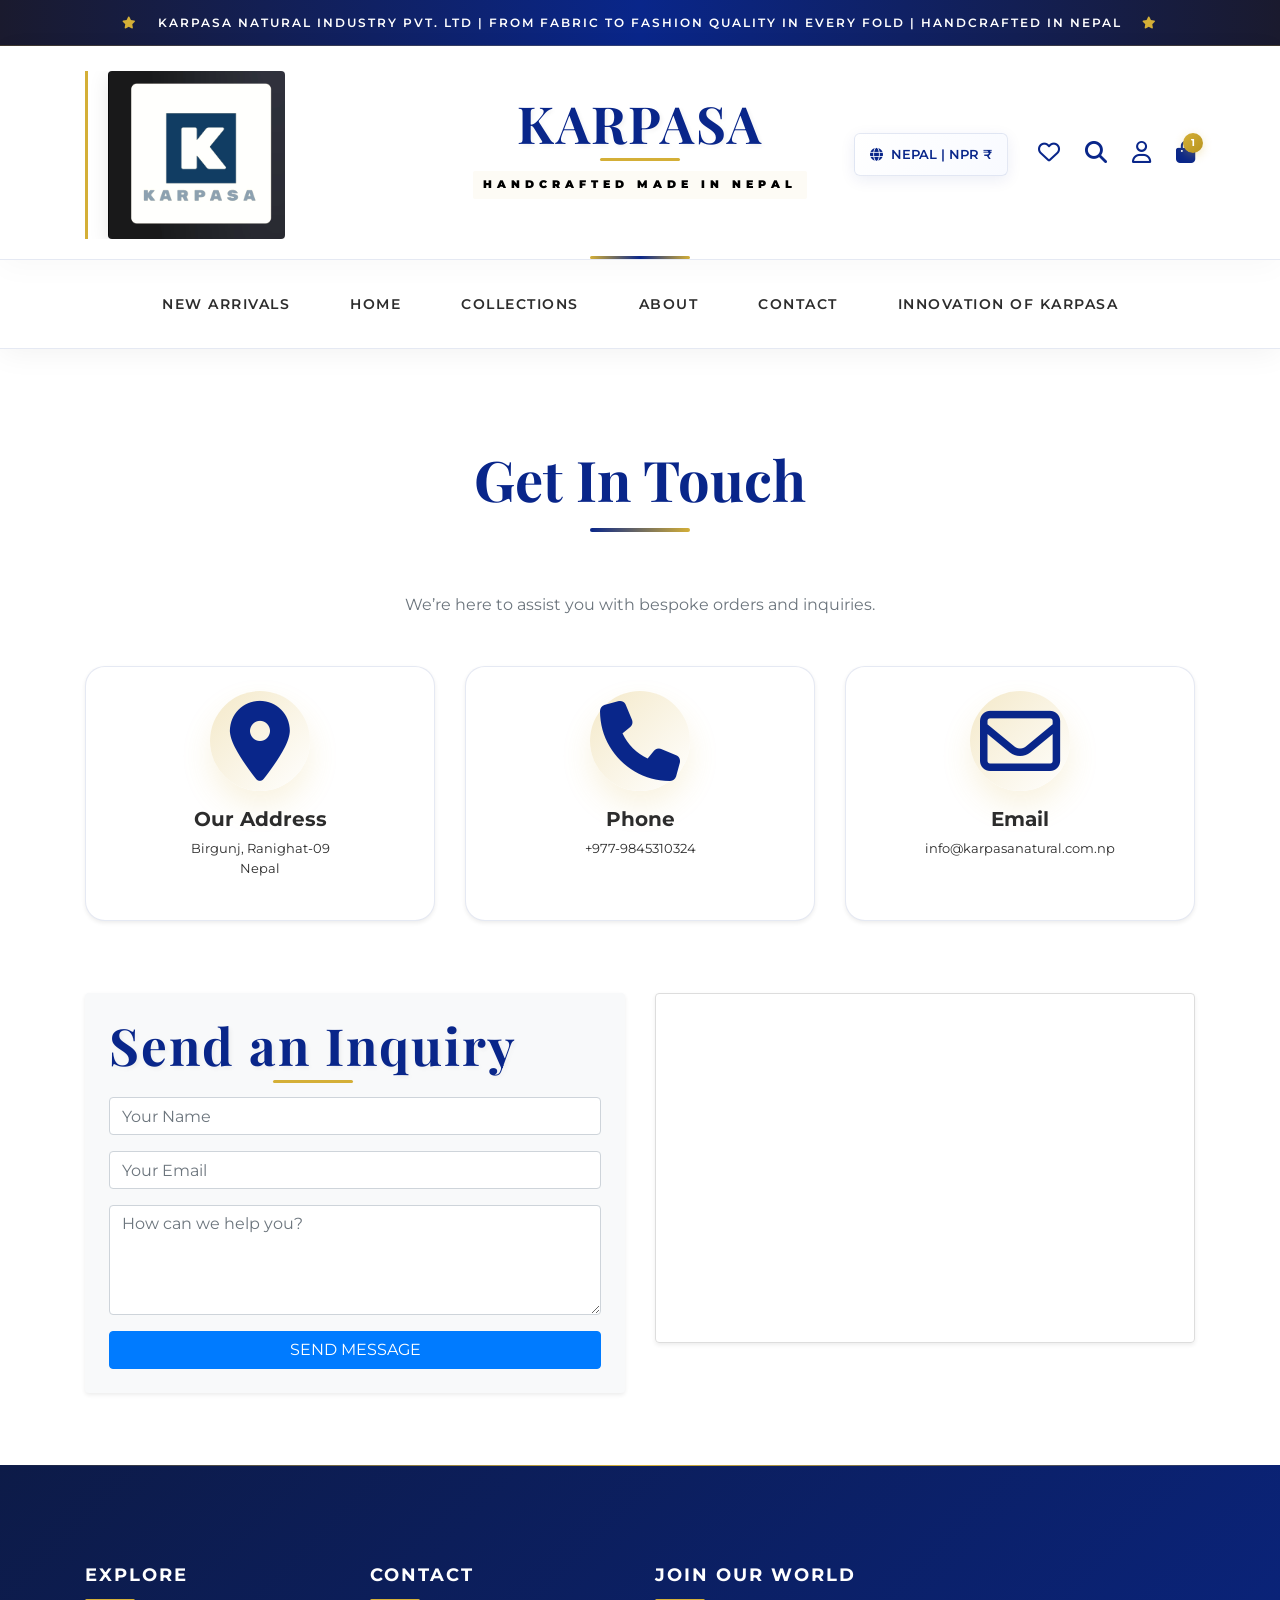
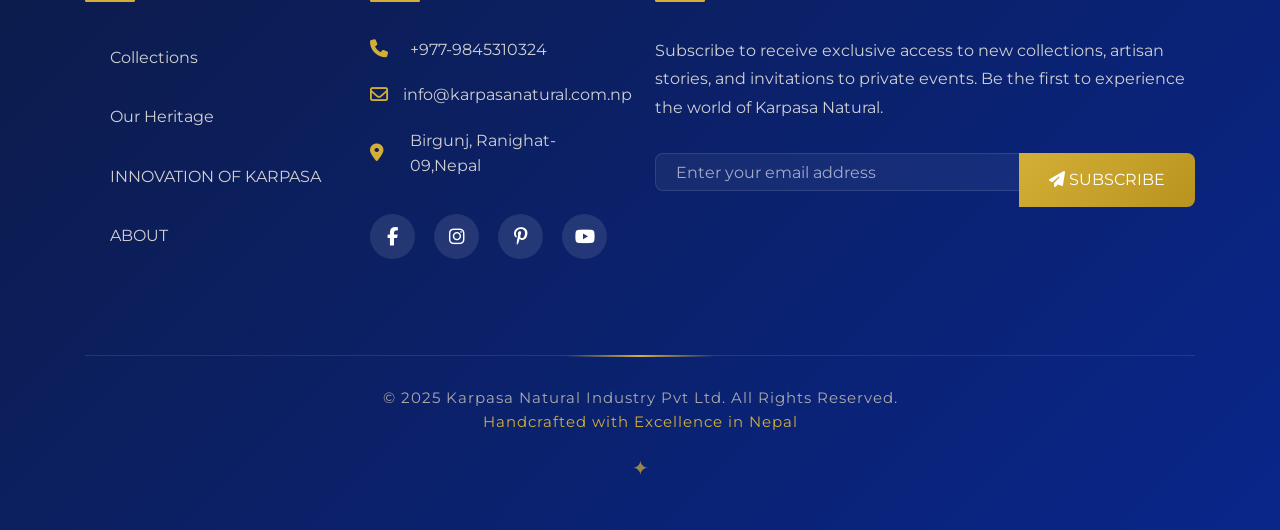
<file: ContactUS/index.html>
<!DOCTYPE html>
<html lang="en">
<head>
    <meta charset="UTF-8">
    <meta name="viewport" content="width=device-width, initial-scale=1.0">
    <title>Contact Us | Karpasa Natural Industry</title>

    <link rel="stylesheet" href="https://cdn.jsdelivr.net/npm/bootstrap@4.6.2/dist/css/bootstrap.min.css">
    <link rel="stylesheet" href="https://cdnjs.cloudflare.com/ajax/libs/font-awesome/6.5.0/css/all.min.css" />
    <link rel="stylesheet" href="https://cdnjs.cloudflare.com/ajax/libs/animate.css/4.1.1/animate.min.css">
     
    <link href="https://fonts.googleapis.com/css2?family=Cormorant+Garamond:wght@300;400;500;600;700&family=Montserrat:wght@300;400;500;600;700;800&family=Playfair+Display:wght@400;500;600;700&display=swap" rel="stylesheet">
      <style>
         
        :root {
            --primary-blue: #09268A;
            --secondary-blue: #AECCE4;
            --light-blue: #f8faff;
            --gold: #D4AF37;
            --gold-light: #f4e9c9;
            --dark: #1a1a1a;
            --light: #f8f9fa;
            --text-dark: #2c2c2c;
            --text-light: #666;
            --overlay: rgba(9, 38, 138, 0.08);
        }

        body {
            margin: 0;
            padding: 0;
            font-family: 'Montserrat', sans-serif;
            background-color: #ffffff;
            color: var(--text-dark);
            overflow-x: hidden;
            line-height: 1.6;
            scroll-behavior: smooth;
        }

        /* Premium Scrollbar */
        ::-webkit-scrollbar {
            width: 10px;
        }

        ::-webkit-scrollbar-track {
            background: var(--light-blue);
        }

        ::-webkit-scrollbar-thumb {
            background: linear-gradient(to bottom, var(--gold), var(--primary-blue));
            border-radius: 5px;
        }

        /* Top Bar - Premium */
        .top-bar {
            background: linear-gradient(90deg, #1a1a2e 0%, var(--primary-blue) 50%, #1a1a2e 100%);
            color: #fff;
            text-align: center;
            padding: 12px 0;
            font-size: 13px;
            font-weight: 500;
            letter-spacing: 2px;
            position: relative;
            overflow: hidden;
            border-bottom: 1px solid rgba(212, 175, 55, 0.2);
        }

        .top-bar::before {
            content: '';
            position: absolute;
            top: 0;
            left: -100%;
            width: 100%;
            height: 100%;
            background: linear-gradient(90deg, transparent, rgba(255,255,255,0.1), transparent);
            animation: shimmer 3s infinite;
        }

        @keyframes shimmer {
            100% { left: 100%; }
        }

        .top-bar .sl {
            white-space: nowrap;
            display: inline-block;
            animation: slide-text 25s linear infinite;
            padding: 0 30px;
            text-transform: uppercase;
            font-weight: 600;
            font-size: 12px;
        }

        .top-bar .sl i {
            margin: 0 15px;
            color: var(--gold);
            animation: pulse 2s infinite;
        }

        @keyframes slide-text {
            0% { transform: translateX(100%); }
            100% { transform: translateX(-100%); }
        }

        @keyframes pulse {
            0%, 100% { opacity: 1; }
            50% { opacity: 0.5; }
        }

        /* Main Header */
        .main-header {
            background-color: #ffffff;
            padding: 25px 0 20px;
            border-bottom: 1px solid rgba(9, 38, 138, 0.1);
            position: relative;
            z-index: 1000;
            box-shadow: 0 5px 30px rgba(0, 0, 0, 0.03);
        }

        .main-header::after {
            content: '';
            position: absolute;
            bottom: 0;
            left: 50%;
            transform: translateX(-50%);
            width: 100px;
            height: 3px;
            background: linear-gradient(90deg, var(--gold), var(--primary-blue), var(--gold));
            border-radius: 3px;
        }

        .brand-title {
            font-family: 'Playfair Display', serif;
            font-size: 3.2rem;
            font-weight: 700;
            color: var(--primary-blue);
            letter-spacing: 2px;
            margin-bottom: 5px;
            line-height: 1.1;
            text-shadow: 2px 2px 4px rgba(0,0,0,0.05);
            position: relative;
            display: inline-block;
        }

        .brand-title::after {
            content: '';
            position: absolute;
            bottom: -10px;
            left: 50%;
            transform: translateX(-50%);
            width: 80px;
            height: 3px;
            background: var(--gold);
            border-radius: 3px;
        }

        .brand-subtitle {
            font-family: 'Montserrat', sans-serif;
            font-size: 11px;
            letter-spacing: 5px;
            color: black;
            font-weight: 900;
            text-transform: uppercase;
            margin-top: 15px;
            position: relative;
            display: inline-block;
            padding: 5px 10px;
            background: rgba(212, 175, 55, 0.05);
            border-radius: 2px;
        }

        .warranty-badge {
            max-width: 200px;
            border-left: 3px solid var(--gold);
            padding-left: 20px;
            position: relative;
            overflow: hidden;
            transition: all 0.5s ease;
        }

        .warranty-badge::before {
            content: '';
            position: absolute;
            top: 0;
            left: -100%;
            width: 100%;
            height: 100%;
            background: linear-gradient(90deg, transparent, rgba(255,255,255,0.3), transparent);
            transition: left 0.7s ease;
        }

        .warranty-badge:hover::before {
            left: 100%;
        }

        .warranty-badge img {
            filter: grayscale(20%) sepia(10%);
            transition: all 0.5s cubic-bezier(0.4, 0, 0.2, 1);
            border-radius: 4px;
            box-shadow: 0 5px 20px rgba(0,0,0,0.1);
        }

        .warranty-badge:hover img {
            filter: grayscale(0%) sepia(0%);
            transform: scale(1.05) translateY(-5px);
            box-shadow: 0 15px 30px rgba(0,0,0,0.15);
        }

        /* Header Icons */
        .header-actions {
            display: flex;
            align-items: center;
            justify-content: flex-end;
        }

        .country-selector {
            display: flex;
            align-items: center;
            font-size: 13px;
            color: var(--primary-blue);
            font-weight: 600;
            margin-right: 30px;
            padding: 10px 15px;
            border-radius: 6px;
            background: linear-gradient(135deg, #ffffff 0%, #f8faff 100%);
            box-shadow: 0 4px 15px rgba(9, 38, 138, 0.08);
            transition: all 0.3s cubic-bezier(0.4, 0, 0.2, 1);
            border: 1px solid rgba(9, 38, 138, 0.1);
            position: relative;
            overflow: hidden;
        }

        .country-selector::before {
            content: '';
            position: absolute;
            top: 0;
            left: -100%;
            width: 100%;
            height: 100%;
            background: linear-gradient(90deg, transparent, rgba(255,255,255,0.4), transparent);
            transition: left 0.6s ease;
        }

        .country-selector:hover::before {
            left: 100%;
        }

        .country-selector:hover {
            transform: translateY(-3px);
            box-shadow: 0 8px 25px rgba(9, 38, 138, 0.15);
            border-color: var(--gold);
        }

        .icon-group {
            display: flex;
            gap: 25px;
        }

        .icon-wrapper {
            position: relative;
            cursor: pointer;
            transition: all 0.4s cubic-bezier(0.4, 0, 0.2, 1);
        }

        .icon-wrapper i {
            font-size: 22px;
            color: var(--primary-blue);
            transition: all 0.4s cubic-bezier(0.4, 0, 0.2, 1);
            position: relative;
            z-index: 1;
        }

        .icon-wrapper::before {
            content: '';
            position: absolute;
            top: 50%;
            left: 50%;
            transform: translate(-50%, -50%) scale(0);
            width: 50px;
            height: 50px;
            background: linear-gradient(135deg, var(--gold-light), #ffffff);
            border-radius: 50%;
            transition: transform 0.4s cubic-bezier(0.4, 0, 0.2, 1);
            box-shadow: 0 5px 15px rgba(0,0,0,0.1);
        }

        .icon-wrapper:hover::before {
            transform: translate(-50%, -50%) scale(1);
        }

        .icon-wrapper:hover i {
            color: var(--primary-blue);
            transform: translateY(-5px) scale(1.2);
        }

        .cart-badge {
            position: absolute;
            top: -8px;
            right: -8px;
            background: linear-gradient(135deg, var(--gold), #b8941f);
            color: white;
            font-size: 10px;
            width: 20px;
            height: 20px;
            border-radius: 50%;
            display: flex;
            align-items: center;
            justify-content: center;
            font-weight: 700;
            z-index: 2;
            box-shadow: 0 3px 10px rgba(212, 175, 55, 0.3);
            animation: bounce 2s infinite;
        }

        @keyframes bounce {
            0%, 100% { transform: translateY(0); }
            50% { transform: translateY(-5px); }
        }

        /* Navigation */
        .main-navigation {
            background: rgba(255, 255, 255, 0.95);
            backdrop-filter: blur(10px);
            border-bottom: 1px solid rgba(9, 38, 138, 0.1);
            box-shadow: 0 5px 30px rgba(0, 0, 0, 0.05);
            position: sticky;
            top: 0;
            z-index: 999;
            transition: all 0.3s ease;
        }

        .navbar-nav {
            gap: 50px;
        }

        .nav-item {
            position: relative;
        }

        .nav-link {
            font-family: 'Montserrat', sans-serif;
            font-weight: 600;
            color: var(--text-dark) !important;
            font-size: 14px;
            letter-spacing: 1.5px;
            text-transform: uppercase;
            padding: 25px 5px !important;
            transition: all 0.4s cubic-bezier(0.4, 0, 0.2, 1);
            position: relative;
            overflow: hidden;
        }

        .nav-link::before {
            content: '';
            position: absolute;
            top: 0;
            left: -100%;
            width: 100%;
            height: 3px;
            background: linear-gradient(90deg, transparent, var(--gold), transparent);
            transition: left 0.4s ease;
        }

        .nav-link::after {
            content: '';
            position: absolute;
            bottom: 0;
            left: 0;
            width: 0;
            height: 3px;
            background: linear-gradient(90deg, var(--primary-blue), var(--gold));
            transition: width 0.4s cubic-bezier(0.4, 0, 0.2, 1);
            border-radius: 3px;
        }

        .nav-link:hover {
            color: var(--primary-blue) !important;
            transform: translateY(-2px);
        }

        .nav-link:hover::before {
            left: 100%;
        }

        .nav-link:hover::after {
            width: 100%;
        }

        /* Hero Section */
        .hero-container {
            position: relative;
            overflow: hidden;
            margin-top: -1px;
        }

        .hero-image {
            width: 100%;
            height: 85vh;
            object-fit: cover;
            transition: transform 8s cubic-bezier(0.2, 0.8, 0.2, 1);
        }

        .hero-container:hover .hero-image {
            transform: scale(1.05);
        }

        .hero-overlay {
            position: absolute;
            top: 0;
            left: 0;
            right: 0;
            bottom: 0;
            background: linear-gradient(to bottom, 
                rgba(9, 38, 138, 0.1) 0%,
                rgba(9, 38, 138, 0.2) 50%,
                rgba(9, 38, 138, 0.4) 100%);
            display: flex;
            align-items: center;
            justify-content: center;
        }

        .hero-content {
            text-align: center;
            color: white;
            padding: 40px;
            background: rgba(255, 255, 255, 0.1);
            backdrop-filter: blur(10px);
            border-radius: 20px;
            border: 1px solid rgba(255, 255, 255, 0.2);
            box-shadow: 0 20px 60px rgba(0, 0, 0, 0.3);
            transform: translateY(50px);
            opacity: 0;
            animation: heroFadeIn 1s ease forwards 0.5s;
            max-width: 800px;
        }

        @keyframes heroFadeIn {
            to {
                transform: translateY(0);
                opacity: 1;
            }
        }

        .hero-title {
            font-family: 'Playfair Display', serif;
            font-size: 4.5rem;
            font-weight: 700;
            margin-bottom: 20px;
            text-shadow: 2px 2px 10px rgba(0,0,0,0.3);
            letter-spacing: 3px;
        }

        .hero-subtitle {
            font-size: 1.2rem;
            letter-spacing: 3px;
            text-transform: uppercase;
            margin-bottom: 30px;
            font-weight: 400;
            color: var(--gold-light);
        }

        .hero-cta {
            padding: 15px 40px;
            background: linear-gradient(135deg, var(--gold), #b8941f);
            color: white;
            border: none;
            border-radius: 50px;
            font-weight: 600;
            letter-spacing: 2px;
            text-transform: uppercase;
            transition: all 0.4s cubic-bezier(0.4, 0, 0.2, 1);
            position: relative;
            overflow: hidden;
            text-decoration: none;
            display: inline-block;
        }

        .hero-cta::before {
            content: '';
            position: absolute;
            top: 0;
            left: -100%;
            width: 100%;
            height: 100%;
            background: linear-gradient(90deg, transparent, rgba(255,255,255,0.4), transparent);
            transition: left 0.6s ease;
        }

        .hero-cta:hover {
            transform: translateY(-5px) scale(1.05);
            box-shadow: 0 20px 40px rgba(212, 175, 55, 0.4);
            text-decoration: none;
            color: white;
        }

        .hero-cta:hover::before {
            left: 100%;
        }

        /* Gallery Section */
        .gallery-section {
            padding: 100px 0 80px;
            background: linear-gradient(to bottom, #ffffff 0%, var(--light-blue) 100%);
            position: relative;
            overflow: hidden;
        }

        .gallery-section::before {
            content: '';
            position: absolute;
            top: 0;
            left: 0;
            right: 0;
            height: 1px;
            background: linear-gradient(90deg, transparent, var(--gold), transparent);
        }

        .section-title {
            font-family: 'Playfair Display', serif;
            font-size: 3.5rem;
            font-weight: 700;
            color: var(--primary-blue);
            text-align: center;
            margin-bottom: 80px;
            position: relative;
        }

        .section-title::after {
            content: '';
            position: absolute;
            bottom: -20px;
            left: 50%;
            transform: translateX(-50%);
            width: 100px;
            height: 4px;
            background: linear-gradient(90deg, var(--primary-blue), var(--gold));
            border-radius: 4px;
        }

        .gallery-item {
            position: relative;
            overflow: hidden;
            margin-bottom: 40px;
            border-radius: 12px;
            box-shadow: 0 25px 50px rgba(0, 0, 0, 0.08);
            transition: all 0.6s cubic-bezier(0.4, 0, 0.2, 1);
            background: white;
            transform-style: preserve-3d;
            perspective: 1000px;
        }

        .gallery-item:hover {
            transform: translateY(-20px) rotateX(5deg);
            box-shadow: 0 40px 80px rgba(0, 0, 0, 0.2);
        }

        .gallery-item img {
            width: 100%;
            height: 550px;
            object-fit: cover;
            transition: transform 1s cubic-bezier(0.2, 0.8, 0.2, 1);
        }

        .gallery-item:hover img {
            transform: scale(1.1);
        }

        .gallery-overlay {
            position: absolute;
            bottom: 0;
            left: 0;
            right: 0;
            background: linear-gradient(to top, rgba(9, 38, 138, 0.95), transparent);
            color: white;
            padding: 50px 30px 30px;
            opacity: 0;
            transform: translateY(30px);
            transition: all 0.6s cubic-bezier(0.4, 0, 0.2, 1);
        }

        .gallery-item:hover .gallery-overlay {
            opacity: 1;
            transform: translateY(0);
        }

        .gallery-overlay h5 {
            font-family: 'Playfair Display', serif;
            font-size: 1.8rem;
            font-weight: 600;
            margin-bottom: 15px;
            color: var(--gold-light);
        }

        .gallery-overlay p {
            font-size: 1rem;
            opacity: 0.9;
            line-height: 1.8;
        }

        /* Premium Features */
        .premium-features {
            padding: 80px 0;
            background: linear-gradient(135deg, var(--light-blue) 0%, #ffffff 100%);
            position: relative;
        }

        .feature-box {
            text-align: center;
            padding: 50px 30px;
            background: white;
            border-radius: 20px;
            box-shadow: 0 20px 60px rgba(0, 0, 0, 0.05);
            transition: all 0.5s cubic-bezier(0.4, 0, 0.2, 1);
            border: 1px solid rgba(9, 38, 138, 0.1);
            position: relative;
            overflow: hidden;
        }

        .feature-box::before {
            content: '';
            position: absolute;
            top: 0;
            left: 0;
            right: 0;
            height: 5px;
            background: linear-gradient(90deg, var(--primary-blue), var(--gold), var(--primary-blue));
            transform: scaleX(0);
            transition: transform 0.5s ease;
            transform-origin: left;
        }

        .feature-box:hover {
            transform: translateY(-15px);
            box-shadow: 0 30px 80px rgba(0, 0, 0, 0.1);
        }

        .feature-box:hover::before {
            transform: scaleX(1);
        }

        .feature-icon {
            width: 100px;
            height: 100px;
            background: linear-gradient(135deg, var(--gold-light), white);
            border-radius: 50%;
            display: flex;
            align-items: center;
            justify-content: center;
            margin: 0 auto 30px;
            font-size: 40px;
            color: var(--primary-blue);
            box-shadow: 0 15px 30px rgba(212, 175, 55, 0.15);
            transition: all 0.5s ease;
        }

        .feature-box:hover .feature-icon {
            transform: rotateY(360deg) scale(1.1);
            background: linear-gradient(135deg, var(--primary-blue), var(--gold));
            color: white;
        }

        /* Footer */
        .custom-footer {
            background: linear-gradient(135deg, #0d1b48 0%, #09268A 100%);
            color: #fff;
            padding: 100px 0 40px;
            position: relative;
            overflow: hidden;
        }

        .custom-footer::before {
            content: '';
            position: absolute;
            top: 0;
            left: 0;
            right: 0;
            height: 1px;
            background: linear-gradient(90deg, transparent, var(--gold), transparent);
        }

        .footer-title {
            font-size: 18px;
            text-transform: uppercase;
            font-weight: 700;
            color: #fff;
            margin-bottom: 35px;
            letter-spacing: 2px;
            position: relative;
            padding-bottom: 15px;
        }

        .footer-title::after {
            content: '';
            position: absolute;
            bottom: 0;
            left: 0;
            width: 50px;
            height: 3px;
            background: var(--gold);
            border-radius: 3px;
        }

        .footer-links {
            list-style: none;
            padding: 0;
        }

        .footer-links li {
            margin-bottom: 18px;
            position: relative;
        }

        .footer-links li a {
            color: #d0d0d0;
            font-size: 16px;
            padding: 8px 0;
            display: inline-block;
            transition: all 0.4s cubic-bezier(0.4, 0, 0.2, 1);
            text-decoration: none;
            position: relative;
            padding-left: 25px;
        }

        .footer-links li a::before {
            content: '→';
            position: absolute;
            left: 0;
            opacity: 0;
            transition: all 0.3s ease;
            color: var(--gold);
            font-weight: bold;
            transform: translateX(-10px);
        }

        .footer-links li a:hover {
            color: #fff;
            padding-left: 35px;
            text-decoration: none;
            transform: translateX(5px);
        }

        .footer-links li a:hover::before {
            opacity: 1;
            transform: translateX(0);
        }

        .footer-contact p {
            font-size: 16px;
            color: #d0d0d0;
            margin: 20px 0;
            display: flex;
            align-items: center;
            transition: all 0.3s ease;
        }

        .footer-contact p:hover {
            color: #fff;
            transform: translateX(10px);
        }

        .footer-contact i {
            color: var(--gold);
            margin-right: 15px;
            font-size: 18px;
            width: 25px;
            transition: all 0.3s ease;
        }

        .footer-contact p:hover i {
            transform: scale(1.2) rotate(10deg);
        }

        .footer-social {
            margin-top: 35px;
        }

        .social-icon {
            display: inline-flex;
            align-items: center;
            justify-content: center;
            width: 45px;
            height: 45px;
            background: rgba(255, 255, 255, 0.1);
            border-radius: 50%;
            color: #fff;
            font-size: 18px;
            margin-right: 15px;
            transition: all 0.4s cubic-bezier(0.4, 0, 0.2, 1);
            text-decoration: none;
            position: relative;
            overflow: hidden;
        }

        .social-icon::before {
            content: '';
            position: absolute;
            top: 0;
            left: -100%;
            width: 100%;
            height: 100%;
            background: linear-gradient(90deg, transparent, rgba(255,255,255,0.3), transparent);
            transition: left 0.6s ease;
        }

        .social-icon:hover::before {
            left: 100%;
        }

        .social-icon:hover {
            background: var(--gold);
            color: white;
            transform: translateY(-5px) rotate(10deg);
            box-shadow: 0 10px 25px rgba(212, 175, 55, 0.3);
            text-decoration: none;
        }

        .newsletter-input {
    background: rgba(255, 255, 255, 0.05);
    border: 1px solid rgba(255, 255, 255, 0.1);
    color: white !important; /* Forces text to be white */
    border-radius: 8px 0 0 8px;
    padding: 15px 20px;
    transition: all 0.3s ease;
}

/* Also ensure the placeholder is legible */
.newsletter-input::placeholder {
    color: rgba(255, 255, 255, 0.6);
}

        .newsletter-input:focus {
            background: rgba(255, 255, 255, 0.1);
            border-color: white;
            box-shadow: 0 0 20px rgba(212, 175, 55, 0.2);
            outline: none;
        }

        .newsletter-btn {
            background: linear-gradient(135deg, var(--gold), #b8941f);
            border: none;
            border-radius: 0 8px 8px 0;
            padding: 15px 30px;
            transition: all 0.3s ease;
             color: white;
        }

        .newsletter-btn:hover {
            background: linear-gradient(135deg, #ffffff, var(--gold));
            transform: scale(1.05);
            box-shadow: 0 10px 30px rgba(212, 175, 55, 0.3);
        }

        .footer-bottom {
            border-top: 1px solid rgba(255, 255, 255, 0.1);
            margin-top: 80px;
            padding-top: 30px;
            text-align: center;
            color: #aaa;
            font-size: 15px;
            letter-spacing: 1px;
            position: relative;
        }

        .footer-bottom::before {
            content: '';
            position: absolute;
            top: -1px;
            left: 50%;
            transform: translateX(-50%);
            width: 150px;
            height: 2px;
            background: linear-gradient(90deg, transparent, var(--gold), transparent);
        }

        /* Responsive */
        @media(max-width: 992px) {
            .brand-title {
                font-size: 2.5rem;
            }
            
            .hero-title {
                font-size: 3rem;
            }
            
            .section-title {
                font-size: 2.5rem;
            }
            
            .gallery-item img {
                height: 400px;
            }
        }

        @media(max-width: 768px) {
            .brand-title {
                font-size: 2rem;
            }
            
            .brand-subtitle {
                font-size: 10px;
                letter-spacing: 4px;
            }
            
            .header-actions {
                justify-content: center;
                margin-top: 30px;
            }
            
            .navbar-nav {
                gap: 0;
                text-align: center;
            }
            
            .nav-link {
                padding: 15px !important;
            }
            
            .hero-title {
                font-size: 2.2rem;
            }
            
            .hero-subtitle {
                font-size: 1rem;
            }
            
            .gallery-item img {
                height: 300px;
            }
            
            .footer-column {
                margin-bottom: 50px;
                text-align: center;
            }
            
            .footer-title::after {
                left: 50%;
                transform: translateX(-50%);
            }
        }

        /* Animation classes */
        .fade-in {
            opacity: 0;
            transform: translateY(30px);
            transition: all 0.8s cubic-bezier(0.4, 0, 0.2, 1);
        }

        .fade-in.visible {
            opacity: 1;
            transform: translateY(0);
        }

        .stagger-delay-1 { transition-delay: 0.1s; }
        .stagger-delay-2 { transition-delay: 0.2s; }
        .stagger-delay-3 { transition-delay: 0.3s; }
        .stagger-delay-4 { transition-delay: 0.4s; }
        .stagger-delay-5 { transition-delay: 0.5s; }
  
    </style>
</head>

<body>
    <!-- Top Bar -->
   <div class="top-bar">
        <div class="sl">
            <i class="fas fa-star"></i>
            KARPASA NATURAL INDUSTRY PVT. LTD | FROM FABRIC TO FASHION QUALITY IN EVERY FOLD | HANDCRAFTED IN NEPAL

            <i class="fas fa-star"></i>
        </div>
    </div>

    <!-- Main Header -->
    <header class="main-header">
        <div class="container">
            <div class="row align-items-center">
                <!-- Warranty Badge -->
              <div class="col-4 d-none d-lg-block">
              <div class="warranty-badge fade-in stagger-delay-1">
                <a href="../index.html">
                    <img src="../images/logo.jpg" alt="Premium Craftsmanship" class="img-fluid">
                </a>
             </div>
        </div>
                <!-- Brand Logo -->
                <div class="col-12 col-lg-4 text-center">
                    <a href="../index.html" class="brand-link text-decoration-none">
                        <h1 class="brand-title animate__animated animate__fadeInDown">KARPASA</h1>
                        <p class="brand-subtitle animate__animated animate__fadeInUp animate__delay-1s">HANDCRAFTED MADE IN NEPAL</p>
                    </a>
                </div>

                <!-- Header Actions -->
                <div class="col-4 d-none d-lg-block">
    <div class="header-actions fade-in stagger-delay-2">
        <div class="country-selector">
            <i class="fa-solid fa-globe mr-2"></i> 
            <span>NEPAL | NPR ₹</span>
        </div>
        <div class="icon-group">
            <div class="icon-wrapper">
                <i class="fa-regular fa-heart"></i>
            </div>
            
            <div class="icon-wrapper">
                 <a href="../index.html" title="Search" class="text-decoration-none" style="color: inherit;">
                    <i class="fa-solid fa-magnifying-glass"></i>
                 </a> </div>
            
            <div class="icon-wrapper">
                <a href="../ContactUS/" title="Account" class="text-decoration-none" style="color: inherit;">
                    <i class="fa-regular fa-user"></i>
                </a>
            </div>
            
            <div class="icon-wrapper">
                <i class="fa-solid fa-bag-shopping"></i>
                <div class="cart-badge">1</div>
            </div>
        </div>
    </div>
</div>
                </div>
            </div>
        </div>
    </header>

    <!-- Navigation -->
    <nav class="navbar navbar-expand-lg navbar-light main-navigation">
        <div class="container">
             <button class="navbar-toggler mx-auto" type="button" data-toggle="collapse" data-target="#navMenu">
                <span class="navbar-toggler-icon"></span> <span class="ml-2" style="font-size: 14px;font-weight: 500;color: black;">COLLECTIONS</span>
            </button>
            <div class="collapse navbar-collapse justify-content-center" id="navMenu">
                            <ul class="navbar-nav">
                   <li class="nav-item"><a class="nav-link" href="../NewArrivals/">NEW ARRIVALS</a></li>
                    
                     <li class="nav-item"><a class="nav-link" href="../index.html">HOME</a></li>
                    <li class="nav-item"><a class="nav-link" href="../Service/">COLLECTIONS</a></li>
                    
                   <li class="nav-item"><a class="nav-link" href="../AboutUs/">ABOUT</a></li>
                    <li class="nav-item"><a class="nav-link" href="../ContactUS/">CONTACT</a></li>
                     
                     <li class="nav-item"><a class="nav-link" href="../InnovationofKarpasa/">INNOVATION OF KARPASA</a></li>
                </ul>
            </div>
        </div>
    </nav>
    <div class="container py-5 mt-5">
        <div class="text-center mb-5 fade-in">
            <h2 class="section-title">Get In Touch</h2>
            <p class="text-muted">We’re here to assist you with bespoke orders and inquiries.</p>
        </div>

        <div class="row">
            <div class="col-md-4 mb-4 fade-in">
                <div class="feature-box p-4 h-100 text-center shadow-sm">
                    <div class="feature-icon mb-3"><i class="fa-solid fa-location-dot fa-2x"></i></div>
                    <h5 class="font-weight-bold">Our Address</h5>
                    <p class="small">Birgunj, Ranighat-09<br>Nepal</p>
                </div>
            </div>
            <div class="col-md-4 mb-4 fade-in">
                <div class="feature-box p-4 h-100 text-center shadow-sm">
                    <div class="feature-icon mb-3"><i class="fa-solid fa-phone fa-2x"></i></div>
                    <h5 class="font-weight-bold">Phone</h5>
                    <p class="small">+977-9845310324</p>
                </div>
            </div>
            <div class="col-md-4 mb-4 fade-in">
                <div class="feature-box p-4 h-100 text-center shadow-sm">
                    <div class="feature-icon mb-3"><i class="fa-regular fa-envelope fa-2x"></i></div>
                    <h5 class="font-weight-bold">Email</h5>
                    <p class="small">info@karpasanatural.com.np</p>
                </div>
            </div>
        </div>

       <div class="row mt-5">
    <div class="col-lg-6 mb-4">
        <div class="p-4 bg-light rounded shadow-sm">
            <h4 class="brand-title mb-4">Send an Inquiry</h4>
            <form id="contactForm" name="contactForm">
                <div class="form-group mb-3">
                    <input type="text" name="name" class="form-control" placeholder="Your Name" required>
                </div>
                <div class="form-group mb-3">
                    <input type="email" name="email" class="form-control" placeholder="Your Email" required>
                </div>
                <div class="form-group mb-3">
                    <textarea name="message" class="form-control" rows="4" placeholder="How can we help you?" required></textarea>
                </div>
                <button type="submit" class="btn btn-primary btn-send-message w-100">SEND MESSAGE</button>
            </form>
        </div>
    </div>
    <div class="col-lg-6 mb-4">
        <div class="rounded shadow-sm overflow-hidden" style="height: 350px; border: 1px solid #ddd;">
            <iframe src="https://www.google.com/maps/embed?pb=!1m18!1m12!1m3!1d3151.83543450937!2d144.95373531531615!3d-37.81627977975124!2m3!1f0!2f0!3f0!3m2!1i1024!2i768!4f13.1!3m3!1m2!1s0x6ad65d4c2b349649%3A0xb6899234e561db11!2sEnvato!5e0!3m2!1sen!2sau!4v1611811655610!5m2!1sen!2sau" width="100%" height="100%" style="border:0;" allowfullscreen="" loading="lazy"></iframe>
        </div>
    </div>
</div>
        </div>
    </div>

    <footer class="custom-footer">
        <div class="container">
            <div class="row">
                <!-- Quick Links -->
                <div class="col-lg-3 col-md-6 footer-column fade-in stagger-delay-1">
                    <h5 class="footer-title">EXPLORE</h5>
                    <ul class="footer-links">
                        <li><a href="../Service/">Collections</a></li>
                        <li><a href="../AboutUs/">Our Heritage</a></li>
                         
                        <li><a href="../InnovationofKarpasa/">INNOVATION OF KARPASA</a></li>
                        <li><a href="../AboutUs/">ABOUT</a></li>
                         
                    </ul>
                </div>

                <!-- Contact Information -->
                <div class="col-lg-3 col-md-6 footer-column fade-in stagger-delay-2">
                    <h5 class="footer-title">CONTACT</h5>
                    <div class="footer-contact">
                        <p><i class="fa-solid fa-phone"></i> +977-9845310324</p>
                        <p><i class="fa-regular fa-envelope"></i> info@karpasanatural.com.np</p>
                        <p><i class="fa-solid fa-location-dot"></i> Birgunj, Ranighat-09,Nepal</p>
                         
                    </div>
                    
                    <div class="footer-social">
                        <a href="#" class="social-icon"><i class="fab fa-facebook-f"></i></a>
                        <a href="#" class="social-icon"><i class="fab fa-instagram"></i></a>
                        <a href="#" class="social-icon"><i class="fab fa-pinterest-p"></i></a>
                        <a href="#" class="social-icon"><i class="fab fa-youtube"></i></a>
                    </div>
                </div>

                <!-- Newsletter -->
                <div class="col-lg-6 footer-column fade-in stagger-delay-3">
                    <h5 class="footer-title">JOIN OUR WORLD</h5>
                    <p style="color: #d0d0d0; font-size: 16px; line-height: 1.8; margin-bottom: 30px;">
                        Subscribe to receive exclusive access to new collections, artisan stories, and invitations to private events. Be the first to experience the world of Karpasa Natural.
                    </p>
                    <form id="newsletterForm">
                            <div class="input-group mt-4">
                                <input type="email" name="email" class="form-control newsletter-input" placeholder="Enter your email address" required>
                                <div class="input-group-append">
                                    <button class="btn newsletter-btn" type="submit" id="newsletterSubmitBtn">
                                        <i class="fa-solid fa-paper-plane"></i> SUBSCRIBE
                                    </button>
                                </div>
                            </div>
                    </form>
                </div>
            </div>

            <!-- Footer Bottom -->
            <div class="footer-bottom">
                © 2025 Karpasa Natural Industry Pvt Ltd. All Rights Reserved.<br>
                <span style="color: var(--gold);">Handcrafted with Excellence in Nepal</span>
                <div class="mt-3">
                    <img src="data:image/svg+xml,%3Csvg xmlns='http://www.w3.org/2000/svg' width='100' height='40' viewBox='0 0 100 40'%3E%3Ctext x='50' y='25' text-anchor='middle' font-family='Playfair Display' font-size='20' fill='%23D4AF37'%3E✦%3C/text%3E%3C/svg%3E" alt="Premium Seal" style="opacity: 0.7;">
                </div>
            </div>
        </div>
    </footer>

    <script src="https://cdn.jsdelivr.net/npm/jquery@3.5.1/dist/jquery.min.js"></script>
    <script src="https://cdn.jsdelivr.net/npm/bootstrap@4.6.2/dist/js/bootstrap.bundle.min.js"></script>
    
    <script>
   $(document).ready(function() {
    // 1. Fade-in Animation
    const observer = new IntersectionObserver((entries) => {
        entries.forEach(entry => { if (entry.isIntersecting) entry.target.classList.add('visible'); });
    }, { threshold: 0.1 });
    document.querySelectorAll('.fade-in').forEach(el => observer.observe(el));

    // 2. Form Submission
    const scriptURL = 'https://script.google.com/macros/s/AKfycbwvwHUthqjzF0lPCtLNElccc1EYUXkh0445RKukgEc15_pwpDyjSCNQr5anktK4_MCp/exec';
    const form = document.getElementById('contactForm'); // Use getElementById for cleaner FormData

    $('#contactForm').submit(function(e) {
        e.preventDefault();
        const button = $('.btn-send-message');
        const originalText = button.html();

        button.html('<i class="fa-solid fa-spinner fa-spin"></i> SENDING...').prop('disabled', true);

        fetch(scriptURL, { 
            method: 'POST', 
            body: new FormData(form),
            mode: 'no-cors' // <--- IMPORTANT: Bypasses CORS issues from local files
             // <--- IMPORTANT: Follows Google's internal redirect
        })
        .then(response => {
            // With 'no-cors', the response type is "opaque", 
            // so we assume success if we reach this block.
            button.html('<i class="fa-solid fa-check"></i> MESSAGE SENT');
            button.css({'background': 'linear-gradient(135deg, #4CAF50, #2E7D32)', 'border': 'none', 'color': 'white'});
            form.reset();
            setTimeout(() => {
                button.html(originalText).css('background', '').prop('disabled', false);
            }, 3000);
        })
        .catch(error => {
            button.html('ERROR - TRY AGAIN').prop('disabled', false);
            console.error('Error!', error.message);
        });
    });
});
    </script>
    <script>
        $(document).ready(function() {
    const scriptURL = 'https://script.google.com/macros/s/AKfycbwRgoGTqDstm9nnbJ1-39yPazypbWdi3OYXFKizwhJylhnkKoB4XlLF-Bm8q7aa-_Dp/exec'; // Use your same /exec URL
    const newsletterForm = document.getElementById('newsletterForm');
    const newsBtn = $('#newsletterSubmitBtn');

    $('#newsletterForm').submit(function(e) {
        e.preventDefault();
        
        newsBtn.html('<i class="fa-solid fa-spinner fa-spin"></i>').prop('disabled', true);

        fetch(scriptURL, { 
            method: 'POST', 
            body: new FormData(newsletterForm),
            mode: 'no-cors' // Critical for GitHub Pages
        })
        .then(() => {
            newsBtn.html('<i class="fa-solid fa-check"></i> SAVED');
            newsBtn.css('background', '#28a745');
            newsletterForm.reset();
            
            setTimeout(() => {
                newsBtn.html('<i class="fa-solid fa-paper-plane"></i> SUBSCRIBE')
                       .css('background', '')
                       .prop('disabled', false);
            }, 3000);
        })
        .catch(error => {
            console.error('Error!', error.message);
            newsBtn.html('TRY AGAIN').prop('disabled', false);
        });
    });
});</script>
</body>
</html>
</file>
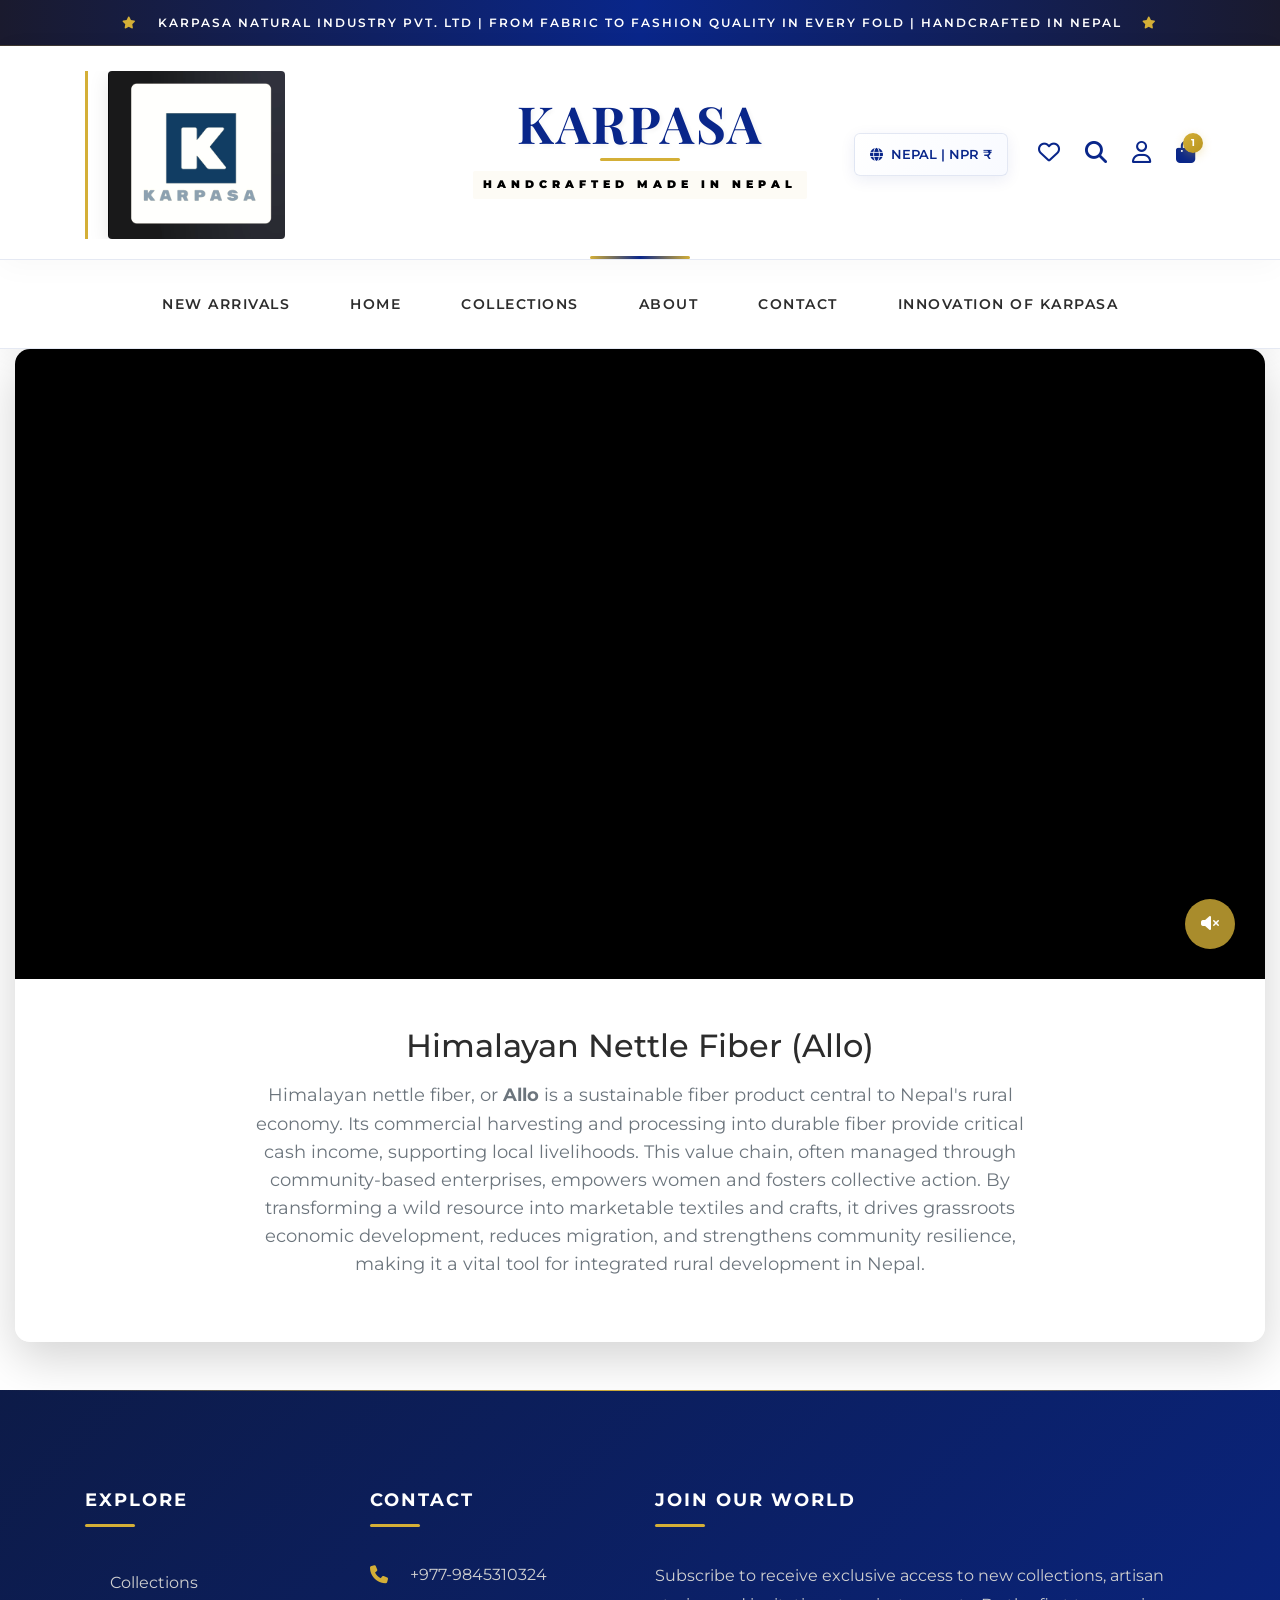
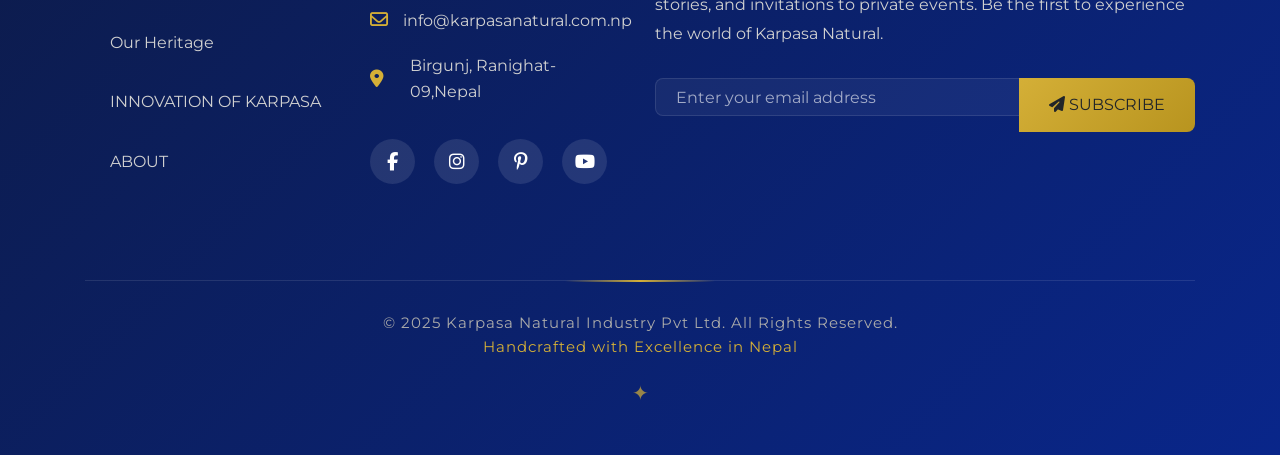
<file: InnovationofKarpasa/index.html>
<!DOCTYPE html>
<html lang="en">
<head>
    <meta charset="UTF-8">
    <meta name="viewport" content="width=device-width, initial-scale=1.0">
    <title>Karpasa Natural | Handcrafted Luxury From Nepal</title>

    <!-- Bootstrap -->
    <link rel="stylesheet" href="https://cdn.jsdelivr.net/npm/bootstrap@4.6.2/dist/css/bootstrap.min.css">

    <!-- Font Awesome -->
    <link rel="stylesheet" href="https://cdnjs.cloudflare.com/ajax/libs/font-awesome/6.5.0/css/all.min.css" />

    <!-- Animate.css -->
    <link rel="stylesheet" href="https://cdnjs.cloudflare.com/ajax/libs/animate.css/4.1.1/animate.min.css">
    
    <!-- Google Fonts -->
    <link href="https://fonts.googleapis.com/css2?family=Cormorant+Garamond:wght@300;400;500;600;700&family=Montserrat:wght@300;400;500;600;700;800&family=Playfair+Display:wght@400;500;600;700&display=swap" rel="stylesheet">
  <style>
         
        :root {
            --primary-blue: #09268A;
            --secondary-blue: #AECCE4;
            --light-blue: #f8faff;
            --gold: #D4AF37;
            --gold-light: #f4e9c9;
            --dark: #1a1a1a;
            --light: #f8f9fa;
            --text-dark: #2c2c2c;
            --text-light: #666;
            --overlay: rgba(9, 38, 138, 0.08);
        }

        body {
            margin: 0;
            padding: 0;
            font-family: 'Montserrat', sans-serif;
            background-color: #ffffff;
            color: var(--text-dark);
            overflow-x: hidden;
            line-height: 1.6;
            scroll-behavior: smooth;
        }

        /* Premium Scrollbar */
        ::-webkit-scrollbar {
            width: 10px;
        }

        ::-webkit-scrollbar-track {
            background: var(--light-blue);
        }

        ::-webkit-scrollbar-thumb {
            background: linear-gradient(to bottom, var(--gold), var(--primary-blue));
            border-radius: 5px;
        }

        /* Top Bar - Premium */
        .top-bar {
            background: linear-gradient(90deg, #1a1a2e 0%, var(--primary-blue) 50%, #1a1a2e 100%);
            color: #fff;
            text-align: center;
            padding: 12px 0;
            font-size: 13px;
            font-weight: 500;
            letter-spacing: 2px;
            position: relative;
            overflow: hidden;
            border-bottom: 1px solid rgba(212, 175, 55, 0.2);
        }

        .top-bar::before {
            content: '';
            position: absolute;
            top: 0;
            left: -100%;
            width: 100%;
            height: 100%;
            background: linear-gradient(90deg, transparent, rgba(255,255,255,0.1), transparent);
            animation: shimmer 3s infinite;
        }

        @keyframes shimmer {
            100% { left: 100%; }
        }

        .top-bar .sl {
            white-space: nowrap;
            display: inline-block;
            animation: slide-text 25s linear infinite;
            padding: 0 30px;
            text-transform: uppercase;
            font-weight: 600;
            font-size: 12px;
        }

        .top-bar .sl i {
            margin: 0 15px;
            color: var(--gold);
            animation: pulse 2s infinite;
        }

        @keyframes slide-text {
            0% { transform: translateX(100%); }
            100% { transform: translateX(-100%); }
        }

        @keyframes pulse {
            0%, 100% { opacity: 1; }
            50% { opacity: 0.5; }
        }

        /* Main Header */
        .main-header {
            background-color: #ffffff;
            padding: 25px 0 20px;
            border-bottom: 1px solid rgba(9, 38, 138, 0.1);
            position: relative;
            z-index: 1000;
            box-shadow: 0 5px 30px rgba(0, 0, 0, 0.03);
        }

        .main-header::after {
            content: '';
            position: absolute;
            bottom: 0;
            left: 50%;
            transform: translateX(-50%);
            width: 100px;
            height: 3px;
            background: linear-gradient(90deg, var(--gold), var(--primary-blue), var(--gold));
            border-radius: 3px;
        }

        .brand-title {
            font-family: 'Playfair Display', serif;
            font-size: 3.2rem;
            font-weight: 700;
            color: var(--primary-blue);
            letter-spacing: 2px;
            margin-bottom: 5px;
            line-height: 1.1;
            text-shadow: 2px 2px 4px rgba(0,0,0,0.05);
            position: relative;
            display: inline-block;
        }

        .brand-title::after {
            content: '';
            position: absolute;
            bottom: -10px;
            left: 50%;
            transform: translateX(-50%);
            width: 80px;
            height: 3px;
            background: var(--gold);
            border-radius: 3px;
        }

        .brand-subtitle {
            font-family: 'Montserrat', sans-serif;
            font-size: 11px;
            letter-spacing: 5px;
            color: black;
            font-weight: 900;
            text-transform: uppercase;
            margin-top: 15px;
            position: relative;
            display: inline-block;
            padding: 5px 10px;
            background: rgba(212, 175, 55, 0.05);
            border-radius: 2px;
        }

        .warranty-badge {
            max-width: 200px;
            border-left: 3px solid var(--gold);
            padding-left: 20px;
            position: relative;
            overflow: hidden;
            transition: all 0.5s ease;
        }

        .warranty-badge::before {
            content: '';
            position: absolute;
            top: 0;
            left: -100%;
            width: 100%;
            height: 100%;
            background: linear-gradient(90deg, transparent, rgba(255,255,255,0.3), transparent);
            transition: left 0.7s ease;
        }

        .warranty-badge:hover::before {
            left: 100%;
        }

        .warranty-badge img {
            filter: grayscale(20%) sepia(10%);
            transition: all 0.5s cubic-bezier(0.4, 0, 0.2, 1);
            border-radius: 4px;
            box-shadow: 0 5px 20px rgba(0,0,0,0.1);
        }

        .warranty-badge:hover img {
            filter: grayscale(0%) sepia(0%);
            transform: scale(1.05) translateY(-5px);
            box-shadow: 0 15px 30px rgba(0,0,0,0.15);
        }

        /* Header Icons */
        .header-actions {
            display: flex;
            align-items: center;
            justify-content: flex-end;
        }

        .country-selector {
            display: flex;
            align-items: center;
            font-size: 13px;
            color: var(--primary-blue);
            font-weight: 600;
            margin-right: 30px;
            padding: 10px 15px;
            border-radius: 6px;
            background: linear-gradient(135deg, #ffffff 0%, #f8faff 100%);
            box-shadow: 0 4px 15px rgba(9, 38, 138, 0.08);
            transition: all 0.3s cubic-bezier(0.4, 0, 0.2, 1);
            border: 1px solid rgba(9, 38, 138, 0.1);
            position: relative;
            overflow: hidden;
        }

        .country-selector::before {
            content: '';
            position: absolute;
            top: 0;
            left: -100%;
            width: 100%;
            height: 100%;
            background: linear-gradient(90deg, transparent, rgba(255,255,255,0.4), transparent);
            transition: left 0.6s ease;
        }

        .country-selector:hover::before {
            left: 100%;
        }

        .country-selector:hover {
            transform: translateY(-3px);
            box-shadow: 0 8px 25px rgba(9, 38, 138, 0.15);
            border-color: var(--gold);
        }

        .icon-group {
            display: flex;
            gap: 25px;
        }

        .icon-wrapper {
            position: relative;
            cursor: pointer;
            transition: all 0.4s cubic-bezier(0.4, 0, 0.2, 1);
        }

        .icon-wrapper i {
            font-size: 22px;
            color: var(--primary-blue);
            transition: all 0.4s cubic-bezier(0.4, 0, 0.2, 1);
            position: relative;
            z-index: 1;
        }

        .icon-wrapper::before {
            content: '';
            position: absolute;
            top: 50%;
            left: 50%;
            transform: translate(-50%, -50%) scale(0);
            width: 50px;
            height: 50px;
            background: linear-gradient(135deg, var(--gold-light), #ffffff);
            border-radius: 50%;
            transition: transform 0.4s cubic-bezier(0.4, 0, 0.2, 1);
            box-shadow: 0 5px 15px rgba(0,0,0,0.1);
        }

        .icon-wrapper:hover::before {
            transform: translate(-50%, -50%) scale(1);
        }

        .icon-wrapper:hover i {
            color: var(--primary-blue);
            transform: translateY(-5px) scale(1.2);
        }

        .cart-badge {
            position: absolute;
            top: -8px;
            right: -8px;
            background: linear-gradient(135deg, var(--gold), #b8941f);
            color: white;
            font-size: 10px;
            width: 20px;
            height: 20px;
            border-radius: 50%;
            display: flex;
            align-items: center;
            justify-content: center;
            font-weight: 700;
            z-index: 2;
            box-shadow: 0 3px 10px rgba(212, 175, 55, 0.3);
            animation: bounce 2s infinite;
        }

        @keyframes bounce {
            0%, 100% { transform: translateY(0); }
            50% { transform: translateY(-5px); }
        }

        /* Navigation */
        .main-navigation {
            background: rgba(255, 255, 255, 0.95);
            backdrop-filter: blur(10px);
            border-bottom: 1px solid rgba(9, 38, 138, 0.1);
            box-shadow: 0 5px 30px rgba(0, 0, 0, 0.05);
            position: sticky;
            top: 0;
            z-index: 999;
            transition: all 0.3s ease;
        }

        .navbar-nav {
            gap: 50px;
        }

        .nav-item {
            position: relative;
        }

        .nav-link {
            font-family: 'Montserrat', sans-serif;
            font-weight: 600;
            color: var(--text-dark) !important;
            font-size: 14px;
            letter-spacing: 1.5px;
            text-transform: uppercase;
            padding: 25px 5px !important;
            transition: all 0.4s cubic-bezier(0.4, 0, 0.2, 1);
            position: relative;
            overflow: hidden;
        }

        .nav-link::before {
            content: '';
            position: absolute;
            top: 0;
            left: -100%;
            width: 100%;
            height: 3px;
            background: linear-gradient(90deg, transparent, var(--gold), transparent);
            transition: left 0.4s ease;
        }

        .nav-link::after {
            content: '';
            position: absolute;
            bottom: 0;
            left: 0;
            width: 0;
            height: 3px;
            background: linear-gradient(90deg, var(--primary-blue), var(--gold));
            transition: width 0.4s cubic-bezier(0.4, 0, 0.2, 1);
            border-radius: 3px;
        }

        .nav-link:hover {
            color: var(--primary-blue) !important;
            transform: translateY(-2px);
        }

        .nav-link:hover::before {
            left: 100%;
        }

        .nav-link:hover::after {
            width: 100%;
        }

        /* Hero Section */
        .hero-container {
            position: relative;
            overflow: hidden;
            margin-top: -1px;
        }

        .hero-image {
            width: 100%;
            height: 85vh;
            object-fit: cover;
            transition: transform 8s cubic-bezier(0.2, 0.8, 0.2, 1);
        }

        .hero-container:hover .hero-image {
            transform: scale(1.05);
        }

        .hero-overlay {
            position: absolute;
            top: 0;
            left: 0;
            right: 0;
            bottom: 0;
            background: linear-gradient(to bottom, 
                rgba(9, 38, 138, 0.1) 0%,
                rgba(9, 38, 138, 0.2) 50%,
                rgba(9, 38, 138, 0.4) 100%);
            display: flex;
            align-items: center;
            justify-content: center;
        }

        .hero-content {
            text-align: center;
            color: white;
            padding: 40px;
            background: rgba(255, 255, 255, 0.1);
            backdrop-filter: blur(10px);
            border-radius: 20px;
            border: 1px solid rgba(255, 255, 255, 0.2);
            box-shadow: 0 20px 60px rgba(0, 0, 0, 0.3);
            transform: translateY(50px);
            opacity: 0;
            animation: heroFadeIn 1s ease forwards 0.5s;
            max-width: 800px;
        }

        @keyframes heroFadeIn {
            to {
                transform: translateY(0);
                opacity: 1;
            }
        }

        .hero-title {
            font-family: 'Playfair Display', serif;
            font-size: 4.5rem;
            font-weight: 700;
            margin-bottom: 20px;
            text-shadow: 2px 2px 10px rgba(0,0,0,0.3);
            letter-spacing: 3px;
        }

        .hero-subtitle {
            font-size: 1.2rem;
            letter-spacing: 3px;
            text-transform: uppercase;
            margin-bottom: 30px;
            font-weight: 400;
            color: var(--gold-light);
        }

        .hero-cta {
            padding: 15px 40px;
            background: linear-gradient(135deg, var(--gold), #b8941f);
            color: white;
            border: none;
            border-radius: 50px;
            font-weight: 600;
            letter-spacing: 2px;
            text-transform: uppercase;
            transition: all 0.4s cubic-bezier(0.4, 0, 0.2, 1);
            position: relative;
            overflow: hidden;
            text-decoration: none;
            display: inline-block;
        }

        .hero-cta::before {
            content: '';
            position: absolute;
            top: 0;
            left: -100%;
            width: 100%;
            height: 100%;
            background: linear-gradient(90deg, transparent, rgba(255,255,255,0.4), transparent);
            transition: left 0.6s ease;
        }

        .hero-cta:hover {
            transform: translateY(-5px) scale(1.05);
            box-shadow: 0 20px 40px rgba(212, 175, 55, 0.4);
            text-decoration: none;
            color: white;
        }

        .hero-cta:hover::before {
            left: 100%;
        }

        /* Gallery Section */
        .gallery-section {
            padding: 100px 0 80px;
            background: linear-gradient(to bottom, #ffffff 0%, var(--light-blue) 100%);
            position: relative;
            overflow: hidden;
        }

        .gallery-section::before {
            content: '';
            position: absolute;
            top: 0;
            left: 0;
            right: 0;
            height: 1px;
            background: linear-gradient(90deg, transparent, var(--gold), transparent);
        }

        .section-title {
            font-family: 'Playfair Display', serif;
            font-size: 3.5rem;
            font-weight: 700;
            color: var(--primary-blue);
            text-align: center;
            margin-bottom: 80px;
            position: relative;
        }

        .section-title::after {
            content: '';
            position: absolute;
            bottom: -20px;
            left: 50%;
            transform: translateX(-50%);
            width: 100px;
            height: 4px;
            background: linear-gradient(90deg, var(--primary-blue), var(--gold));
            border-radius: 4px;
        }

        .gallery-item {
            position: relative;
            overflow: hidden;
            margin-bottom: 40px;
            border-radius: 12px;
            box-shadow: 0 25px 50px rgba(0, 0, 0, 0.08);
            transition: all 0.6s cubic-bezier(0.4, 0, 0.2, 1);
            background: white;
            transform-style: preserve-3d;
            perspective: 1000px;
        }

        .gallery-item:hover {
            transform: translateY(-20px) rotateX(5deg);
            box-shadow: 0 40px 80px rgba(0, 0, 0, 0.2);
        }

        .gallery-item img {
            width: 100%;
            height: 550px;
            object-fit: cover;
            transition: transform 1s cubic-bezier(0.2, 0.8, 0.2, 1);
        }

        .gallery-item:hover img {
            transform: scale(1.1);
        }

        .gallery-overlay {
            position: absolute;
            bottom: 0;
            left: 0;
            right: 0;
            background: linear-gradient(to top, rgba(9, 38, 138, 0.95), transparent);
            color: white;
            padding: 50px 30px 30px;
            opacity: 0;
            transform: translateY(30px);
            transition: all 0.6s cubic-bezier(0.4, 0, 0.2, 1);
        }

        .gallery-item:hover .gallery-overlay {
            opacity: 1;
            transform: translateY(0);
        }

        .gallery-overlay h5 {
            font-family: 'Playfair Display', serif;
            font-size: 1.8rem;
            font-weight: 600;
            margin-bottom: 15px;
            color: var(--gold-light);
        }

        .gallery-overlay p {
            font-size: 1rem;
            opacity: 0.9;
            line-height: 1.8;
        }

        /* Premium Features */
        .premium-features {
            padding: 80px 0;
            background: linear-gradient(135deg, var(--light-blue) 0%, #ffffff 100%);
            position: relative;
        }

        .feature-box {
            text-align: center;
            padding: 50px 30px;
            background: white;
            border-radius: 20px;
            box-shadow: 0 20px 60px rgba(0, 0, 0, 0.05);
            transition: all 0.5s cubic-bezier(0.4, 0, 0.2, 1);
            border: 1px solid rgba(9, 38, 138, 0.1);
            position: relative;
            overflow: hidden;
        }

        .feature-box::before {
            content: '';
            position: absolute;
            top: 0;
            left: 0;
            right: 0;
            height: 5px;
            background: linear-gradient(90deg, var(--primary-blue), var(--gold), var(--primary-blue));
            transform: scaleX(0);
            transition: transform 0.5s ease;
            transform-origin: left;
        }

        .feature-box:hover {
            transform: translateY(-15px);
            box-shadow: 0 30px 80px rgba(0, 0, 0, 0.1);
        }

        .feature-box:hover::before {
            transform: scaleX(1);
        }

        .feature-icon {
            width: 100px;
            height: 100px;
            background: linear-gradient(135deg, var(--gold-light), white);
            border-radius: 50%;
            display: flex;
            align-items: center;
            justify-content: center;
            margin: 0 auto 30px;
            font-size: 40px;
            color: var(--primary-blue);
            box-shadow: 0 15px 30px rgba(212, 175, 55, 0.15);
            transition: all 0.5s ease;
        }

        .feature-box:hover .feature-icon {
            transform: rotateY(360deg) scale(1.1);
            background: linear-gradient(135deg, var(--primary-blue), var(--gold));
            color: white;
        }

        /* Footer */
        .custom-footer {
            background: linear-gradient(135deg, #0d1b48 0%, #09268A 100%);
            color: #fff;
            padding: 100px 0 40px;
            position: relative;
            overflow: hidden;
        }

        .custom-footer::before {
            content: '';
            position: absolute;
            top: 0;
            left: 0;
            right: 0;
            height: 1px;
            background: linear-gradient(90deg, transparent, var(--gold), transparent);
        }

        .footer-title {
            font-size: 18px;
            text-transform: uppercase;
            font-weight: 700;
            color: #fff;
            margin-bottom: 35px;
            letter-spacing: 2px;
            position: relative;
            padding-bottom: 15px;
        }

        .footer-title::after {
            content: '';
            position: absolute;
            bottom: 0;
            left: 0;
            width: 50px;
            height: 3px;
            background: var(--gold);
            border-radius: 3px;
        }

        .footer-links {
            list-style: none;
            padding: 0;
        }

        .footer-links li {
            margin-bottom: 18px;
            position: relative;
        }

        .footer-links li a {
            color: #d0d0d0;
            font-size: 16px;
            padding: 8px 0;
            display: inline-block;
            transition: all 0.4s cubic-bezier(0.4, 0, 0.2, 1);
            text-decoration: none;
            position: relative;
            padding-left: 25px;
        }

        .footer-links li a::before {
            content: '→';
            position: absolute;
            left: 0;
            opacity: 0;
            transition: all 0.3s ease;
            color: var(--gold);
            font-weight: bold;
            transform: translateX(-10px);
        }

        .footer-links li a:hover {
            color: #fff;
            padding-left: 35px;
            text-decoration: none;
            transform: translateX(5px);
        }

        .footer-links li a:hover::before {
            opacity: 1;
            transform: translateX(0);
        }

        .footer-contact p {
            font-size: 16px;
            color: #d0d0d0;
            margin: 20px 0;
            display: flex;
            align-items: center;
            transition: all 0.3s ease;
        }

        .footer-contact p:hover {
            color: #fff;
            transform: translateX(10px);
        }

        .footer-contact i {
            color: var(--gold);
            margin-right: 15px;
            font-size: 18px;
            width: 25px;
            transition: all 0.3s ease;
        }

        .footer-contact p:hover i {
            transform: scale(1.2) rotate(10deg);
        }

        .footer-social {
            margin-top: 35px;
        }

        .social-icon {
            display: inline-flex;
            align-items: center;
            justify-content: center;
            width: 45px;
            height: 45px;
            background: rgba(255, 255, 255, 0.1);
            border-radius: 50%;
            color: #fff;
            font-size: 18px;
            margin-right: 15px;
            transition: all 0.4s cubic-bezier(0.4, 0, 0.2, 1);
            text-decoration: none;
            position: relative;
            overflow: hidden;
        }

        .social-icon::before {
            content: '';
            position: absolute;
            top: 0;
            left: -100%;
            width: 100%;
            height: 100%;
            background: linear-gradient(90deg, transparent, rgba(255,255,255,0.3), transparent);
            transition: left 0.6s ease;
        }

        .social-icon:hover::before {
            left: 100%;
        }

        .social-icon:hover {
            background: var(--gold);
            color: white;
            transform: translateY(-5px) rotate(10deg);
            box-shadow: 0 10px 25px rgba(212, 175, 55, 0.3);
            text-decoration: none;
        }

          .newsletter-input {
    background: rgba(255, 255, 255, 0.05);
    border: 1px solid rgba(255, 255, 255, 0.1);
    color: white !important; /* Forces text to be white */
    border-radius: 8px 0 0 8px;
    padding: 15px 20px;
    transition: all 0.3s ease;
}

/* Also ensure the placeholder is legible */
.newsletter-input::placeholder {
    color: rgba(255, 255, 255, 0.6);
}


        .newsletter-input:focus {
            background: rgba(255, 255, 255, 0.1);
            border-color: var(--gold);
            box-shadow: 0 0 20px rgba(212, 175, 55, 0.2);
            outline: none;
        }

        .newsletter-btn {
            background: linear-gradient(135deg, var(--gold), #b8941f);
            border: none;
            border-radius: 0 8px 8px 0;
            padding: 15px 30px;
            transition: all 0.3s ease;
        }

        .newsletter-btn:hover {
            background: linear-gradient(135deg, #b8941f, var(--gold));
            transform: scale(1.05);
            box-shadow: 0 10px 30px rgba(212, 175, 55, 0.3);
        }

        .footer-bottom {
            border-top: 1px solid rgba(255, 255, 255, 0.1);
            margin-top: 80px;
            padding-top: 30px;
            text-align: center;
            color: #aaa;
            font-size: 15px;
            letter-spacing: 1px;
            position: relative;
        }

        .footer-bottom::before {
            content: '';
            position: absolute;
            top: -1px;
            left: 50%;
            transform: translateX(-50%);
            width: 150px;
            height: 2px;
            background: linear-gradient(90deg, transparent, var(--gold), transparent);
        }

        /* Responsive */
        @media(max-width: 992px) {
            .brand-title {
                font-size: 2.5rem;
            }
            
            .hero-title {
                font-size: 3rem;
            }
            
            .section-title {
                font-size: 2.5rem;
            }
            
            .gallery-item img {
                height: 400px;
            }
        }

        @media(max-width: 768px) {
            .brand-title {
                font-size: 2rem;
            }
            
            .brand-subtitle {
                font-size: 10px;
                letter-spacing: 4px;
            }
            
            .header-actions {
                justify-content: center;
                margin-top: 30px;
            }
            
            .navbar-nav {
                gap: 0;
                text-align: center;
            }
            
            .nav-link {
                padding: 15px !important;
            }
            
            .hero-title {
                font-size: 2.2rem;
            }
            
            .hero-subtitle {
                font-size: 1rem;
            }
            
            .gallery-item img {
                height: 300px;
            }
            
            .footer-column {
                margin-bottom: 50px;
                text-align: center;
            }
            
            .footer-title::after {
                left: 50%;
                transform: translateX(-50%);
            }
        }

        /* Animation classes */
        .fade-in {
            opacity: 0;
            transform: translateY(30px);
            transition: all 0.8s cubic-bezier(0.4, 0, 0.2, 1);
        }

        .fade-in.visible {
            opacity: 1;
            transform: translateY(0);
        }

        .stagger-delay-1 { transition-delay: 0.1s; }
        .stagger-delay-2 { transition-delay: 0.2s; }
        .stagger-delay-3 { transition-delay: 0.3s; }
        .stagger-delay-4 { transition-delay: 0.4s; }
        .stagger-delay-5 { transition-delay: 0.5s; }
  
    </style>
   
</head>

<body>
    <!-- Top Bar -->
 <div class="top-bar">
        <div class="sl">
            <i class="fas fa-star"></i>
            KARPASA NATURAL INDUSTRY PVT. LTD | FROM FABRIC TO FASHION QUALITY IN EVERY FOLD | HANDCRAFTED IN NEPAL

            <i class="fas fa-star"></i>
        </div>
    </div>

    <!-- Main Header -->
    <header class="main-header">
        <div class="container">
            <div class="row align-items-center">
                <!-- Warranty Badge -->
              <div class="col-4 d-none d-lg-block">
              <div class="warranty-badge fade-in stagger-delay-1">
                <a href="../index.html">
                    <img src="../images/logo.jpg" alt="Premium Craftsmanship" class="img-fluid">
                </a>
             </div>
        </div>
                <!-- Brand Logo -->
                <div class="col-12 col-lg-4 text-center">
                    <a href="../index.html" class="brand-link text-decoration-none">
                        <h1 class="brand-title animate__animated animate__fadeInDown">KARPASA</h1>
                        <p class="brand-subtitle animate__animated animate__fadeInUp animate__delay-1s">HANDCRAFTED MADE IN NEPAL</p>
                    </a>
                </div>

                <!-- Header Actions -->
                <div class="col-4 d-none d-lg-block">
    <div class="header-actions fade-in stagger-delay-2">
        <div class="country-selector">
            <i class="fa-solid fa-globe mr-2"></i> 
            <span>NEPAL | NPR ₹</span>
        </div>
        <div class="icon-group">
            <div class="icon-wrapper">
                <i class="fa-regular fa-heart"></i>
            </div>
            
            <div class="icon-wrapper">
                 <a href="../index.html" title="Search" class="text-decoration-none" style="color: inherit;">
                    <i class="fa-solid fa-magnifying-glass"></i>
                 </a> </div>
            
            <div class="icon-wrapper">
                <a href="../ContactUS/" title="Account" class="text-decoration-none" style="color: inherit;">
                    <i class="fa-regular fa-user"></i>
                </a>
            </div>
            
            <div class="icon-wrapper">
                <i class="fa-solid fa-bag-shopping"></i>
                <div class="cart-badge">1</div>
            </div>
        </div>
    </div>
</div>
                </div>
            </div>
        </div>
    </header>

    <!-- Navigation -->
    <nav class="navbar navbar-expand-lg navbar-light main-navigation">
        <div class="container">
             <button class="navbar-toggler mx-auto" type="button" data-toggle="collapse" data-target="#navMenu">
                <span class="navbar-toggler-icon"></span> <span class="ml-2" style="font-size: 14px;font-weight: 500;color: black;">COLLECTIONS</span>
            </button>
            <div class="collapse navbar-collapse justify-content-center" id="navMenu">
                            <ul class="navbar-nav">
                   <li class="nav-item"><a class="nav-link" href="../NewArrivals/">NEW ARRIVALS</a></li>
                    <li class="nav-item"><a class="nav-link" href="../index.html">HOME</a></li>
                     
                    <li class="nav-item"><a class="nav-link" href="../Service/">COLLECTIONS</a></li>
                    
                   <li class="nav-item"><a class="nav-link" href="../AboutUs/">ABOUT</a></li>
                    <li class="nav-item"><a class="nav-link" href="../ContactUS/">CONTACT</a></li>
                     
                     <li class="nav-item"><a class="nav-link" href="../InnovationofKarpasa/">INNOVATION OF KARPASA</a></li>
                </ul>
            </div>
        </div>
    </nav>
   

    <!-- Hero Section -->
    <div class="col-md-12 mb-5">
    <div class="collection-card border-0 shadow-lg overflow-hidden position-relative" style="border-radius: 15px;">
        
        <div class="video-container" style="position: relative; width: 100%; height: 70vh; background: #000;">
            <video id="alloVideo" autoplay muted loop playsinline style="width: 100%; height: 100%; object-fit: cover; opacity: 0.9;">
                <source src="../images/video1.mp4" type="video/mp4">
                Your browser does not support the video tag.
            </video>

            <button onclick="toggleAudio()" id="audioBtn" class="btn" style="position: absolute; bottom: 30px; right: 30px; z-index: 20; background: rgba(212, 175, 55, 0.8); color: white; border-radius: 50%; width: 50px; height: 50px;">
                <i id="audioIcon" class="fas fa-volume-mute"></i>
            </button>
        </div>

        <div class="collection-card-body p-5 text-center bg-white">
            <h2 class="font-playfair mb-3">Himalayan Nettle Fiber (Allo)</h2>
            <p class="text-muted mx-auto" style="max-width: 800px; font-size: 1.1rem;">               

                Himalayan nettle fiber, or <strong>Allo</strong> is a sustainable fiber  product central to Nepal's rural economy. Its commercial harvesting and processing into durable fiber provide critical cash income, supporting local livelihoods. This value chain, often managed through community-based enterprises, empowers women and fosters collective action. By transforming a wild resource into marketable textiles and crafts, it drives grassroots economic development, reduces migration, and strengthens community resilience, making it a vital tool for integrated rural development in Nepal.
            </p>
        </div>
    </div>
</div>

 
    

    <!-- Footer -->
 <footer class="custom-footer">
        <div class="container">
            <div class="row">
                <!-- Quick Links -->
                <div class="col-lg-3 col-md-6 footer-column fade-in stagger-delay-1">
                    <h5 class="footer-title">EXPLORE</h5>
                    <ul class="footer-links">
                        <li><a href="../Service/">Collections</a></li>
                        <li><a href="../AboutUs/">Our Heritage</a></li>
                         
                        <li><a href="../InnovationofKarpasa/">INNOVATION OF KARPASA</a></li>
                        <li><a href="../AboutUs/">ABOUT</a></li>
                         
                    </ul>
                </div>

                <!-- Contact Information -->
                <div class="col-lg-3 col-md-6 footer-column fade-in stagger-delay-2">
                    <h5 class="footer-title">CONTACT</h5>
                    <div class="footer-contact">
                        <p><i class="fa-solid fa-phone"></i> +977-9845310324</p>
                        <p><i class="fa-regular fa-envelope"></i> info@karpasanatural.com.np</p>
                        <p><i class="fa-solid fa-location-dot"></i> Birgunj, Ranighat-09,Nepal</p>
                         
                    </div>
                    
                    <div class="footer-social">
                        <a href="#" class="social-icon"><i class="fab fa-facebook-f"></i></a>
                        <a href="#" class="social-icon"><i class="fab fa-instagram"></i></a>
                        <a href="#" class="social-icon"><i class="fab fa-pinterest-p"></i></a>
                        <a href="#" class="social-icon"><i class="fab fa-youtube"></i></a>
                    </div>
                </div>

                <!-- Newsletter -->
                <div class="col-lg-6 footer-column fade-in stagger-delay-3">
                    <h5 class="footer-title">JOIN OUR WORLD</h5>
                    <p style="color: #d0d0d0; font-size: 16px; line-height: 1.8; margin-bottom: 30px;">
                        Subscribe to receive exclusive access to new collections, artisan stories, and invitations to private events. Be the first to experience the world of Karpasa Natural.
                    </p>
                  <form id="newsletterForm">
    <div class="input-group mt-4">
        <input type="email" name="email" class="form-control newsletter-input" placeholder="Enter your email address" required>
        <div class="input-group-append">
            <button class="btn newsletter-btn" type="submit" id="newsletterSubmitBtn">
                <i class="fa-solid fa-paper-plane"></i> SUBSCRIBE
            </button>
        </div>
    </div>
</form>
                </div>
            </div>

            <!-- Footer Bottom -->
            <div class="footer-bottom">
                © 2025 Karpasa Natural Industry Pvt Ltd. All Rights Reserved.<br>
                <span style="color: var(--gold);">Handcrafted with Excellence in Nepal</span>
                <div class="mt-3">
                    <img src="data:image/svg+xml,%3Csvg xmlns='http://www.w3.org/2000/svg' width='100' height='40' viewBox='0 0 100 40'%3E%3Ctext x='50' y='25' text-anchor='middle' font-family='Playfair Display' font-size='20' fill='%23D4AF37'%3E✦%3C/text%3E%3C/svg%3E" alt="Premium Seal" style="opacity: 0.7;">
                </div>
            </div>
        </div>
    </footer>
    <!-- JavaScript -->
    <script src="https://cdn.jsdelivr.net/npm/jquery@3.5.1/dist/jquery.min.js"></script>
    <script src="https://cdn.jsdelivr.net/npm/bootstrap@4.6.2/dist/js/bootstrap.bundle.min.js"></script>
     <script>
function toggleAudio() {
    const video = document.getElementById("alloVideo");
    const icon = document.getElementById("audioIcon");
    const btn = document.getElementById("audioBtn");

    if (video.muted) {
        video.muted = false;
        icon.classList.remove("fa-volume-mute");
        icon.classList.add("fa-volume-up");
        btn.style.background = "rgba(46, 125, 50, 0.8)"; // Changes to green when active
    } else {
        video.muted = true;
        icon.classList.remove("fa-volume-up");
        icon.classList.add("fa-volume-mute");
        btn.style.background = "rgba(212, 175, 55, 0.8)"; // Back to gold
    }
}
</script>
    <script>
        // Scroll animations
        $(document).ready(function() {
            // Intersection Observer for fade-in animations
            const observerOptions = {
                threshold: 0.1,
                rootMargin: '0px 0px -100px 0px'
            };

            const observer = new IntersectionObserver(function(entries) {
                entries.forEach(entry => {
                    if (entry.isIntersecting) {
                        entry.target.classList.add('visible');
                    }
                });
            }, observerOptions);

            // Observe all fade-in elements
            document.querySelectorAll('.fade-in').forEach(el => observer.observe(el));

            // Smooth scrolling for anchor links
            $('a[href^="#"]').on('click', function(event) {
                if (this.hash !== "") {
                    event.preventDefault();
                    const hash = this.hash;
                    $('html, body').animate({
                        scrollTop: $(hash).offset().top - 100
                    }, 800, 'easeInOutCubic');
                }
            });

            // Sticky navigation effect
            $(window).scroll(function() {
                const scroll = $(window).scrollTop();
                const nav = $('.main-navigation');
                
                if (scroll >= 100) {
                    nav.addClass('scrolled');
                    nav.css({
                        'background': 'rgba(255, 255, 255, 0.98)',
                        'backdrop-filter': 'blur(20px)',
                        'box-shadow': '0 10px 40px rgba(0, 0, 0, 0.1)'
                    });
                } else {
                    nav.removeClass('scrolled');
                    nav.css({
                        'background': 'rgba(255, 255, 255, 0.95)',
                        'backdrop-filter': 'blur(10px)',
                        'box-shadow': '0 5px 30px rgba(0, 0, 0, 0.05)'
                    });
                }
            });

            // Parallax effect for hero
            $(window).scroll(function() {
                const scroll = $(window).scrollTop();
                $('.hero-image').css('transform', `scale(${1 + scroll * 0.0002})`);
            });

            // Cart badge animation
            setInterval(() => {
                $('.cart-badge').toggleClass('animate__animated animate__pulse');
            }, 3000);

           
            

            // Hover effects for gallery items
            $('.gallery-item').hover(
                function() {
                    $(this).find('img').css('transform', 'scale(1.1)');
                },
                function() {
                    $(this).find('img').css('transform', 'scale(1)');
                }
            );
        });

        // Custom easing function
        $.easing.easeInOutCubic = function (x, t, b, c, d) {
            if ((t /= d / 2) < 1) return c / 2 * t * t * t + b;
            return c / 2 * ((t -= 2) * t * t + 2) + b;
        };
    </script>
       <script>
        
        $(document).ready(function() {
    const scriptURL = 'https://script.google.com/macros/s/AKfycbwRgoGTqDstm9nnbJ1-39yPazypbWdi3OYXFKizwhJylhnkKoB4XlLF-Bm8q7aa-_Dp/exec'; // Use your same /exec URL
    const newsletterForm = document.getElementById('newsletterForm');
    const newsBtn = $('#newsletterSubmitBtn');

    $('#newsletterForm').submit(function(e) {
        e.preventDefault();
        
        newsBtn.html('<i class="fa-solid fa-spinner fa-spin"></i>').prop('disabled', true);

        fetch(scriptURL, { 
            method: 'POST', 
            body: new FormData(newsletterForm),
            mode: 'no-cors' // Critical for GitHub Pages
        })
        .then(() => {
            newsBtn.html('<i class="fa-solid fa-check"></i> SAVED');
            newsBtn.css('background', '#28a745');
            newsletterForm.reset();
            
            setTimeout(() => {
                newsBtn.html('<i class="fa-solid fa-paper-plane"></i> SUBSCRIBE')
                       .css('background', '')
                       .prop('disabled', false);
            }, 3000);
        })
        .catch(error => {
            console.error('Error!', error.message);
            newsBtn.html('TRY AGAIN').prop('disabled', false);
        });
    });
}); 
    </script>
</body>
</html>
</file>
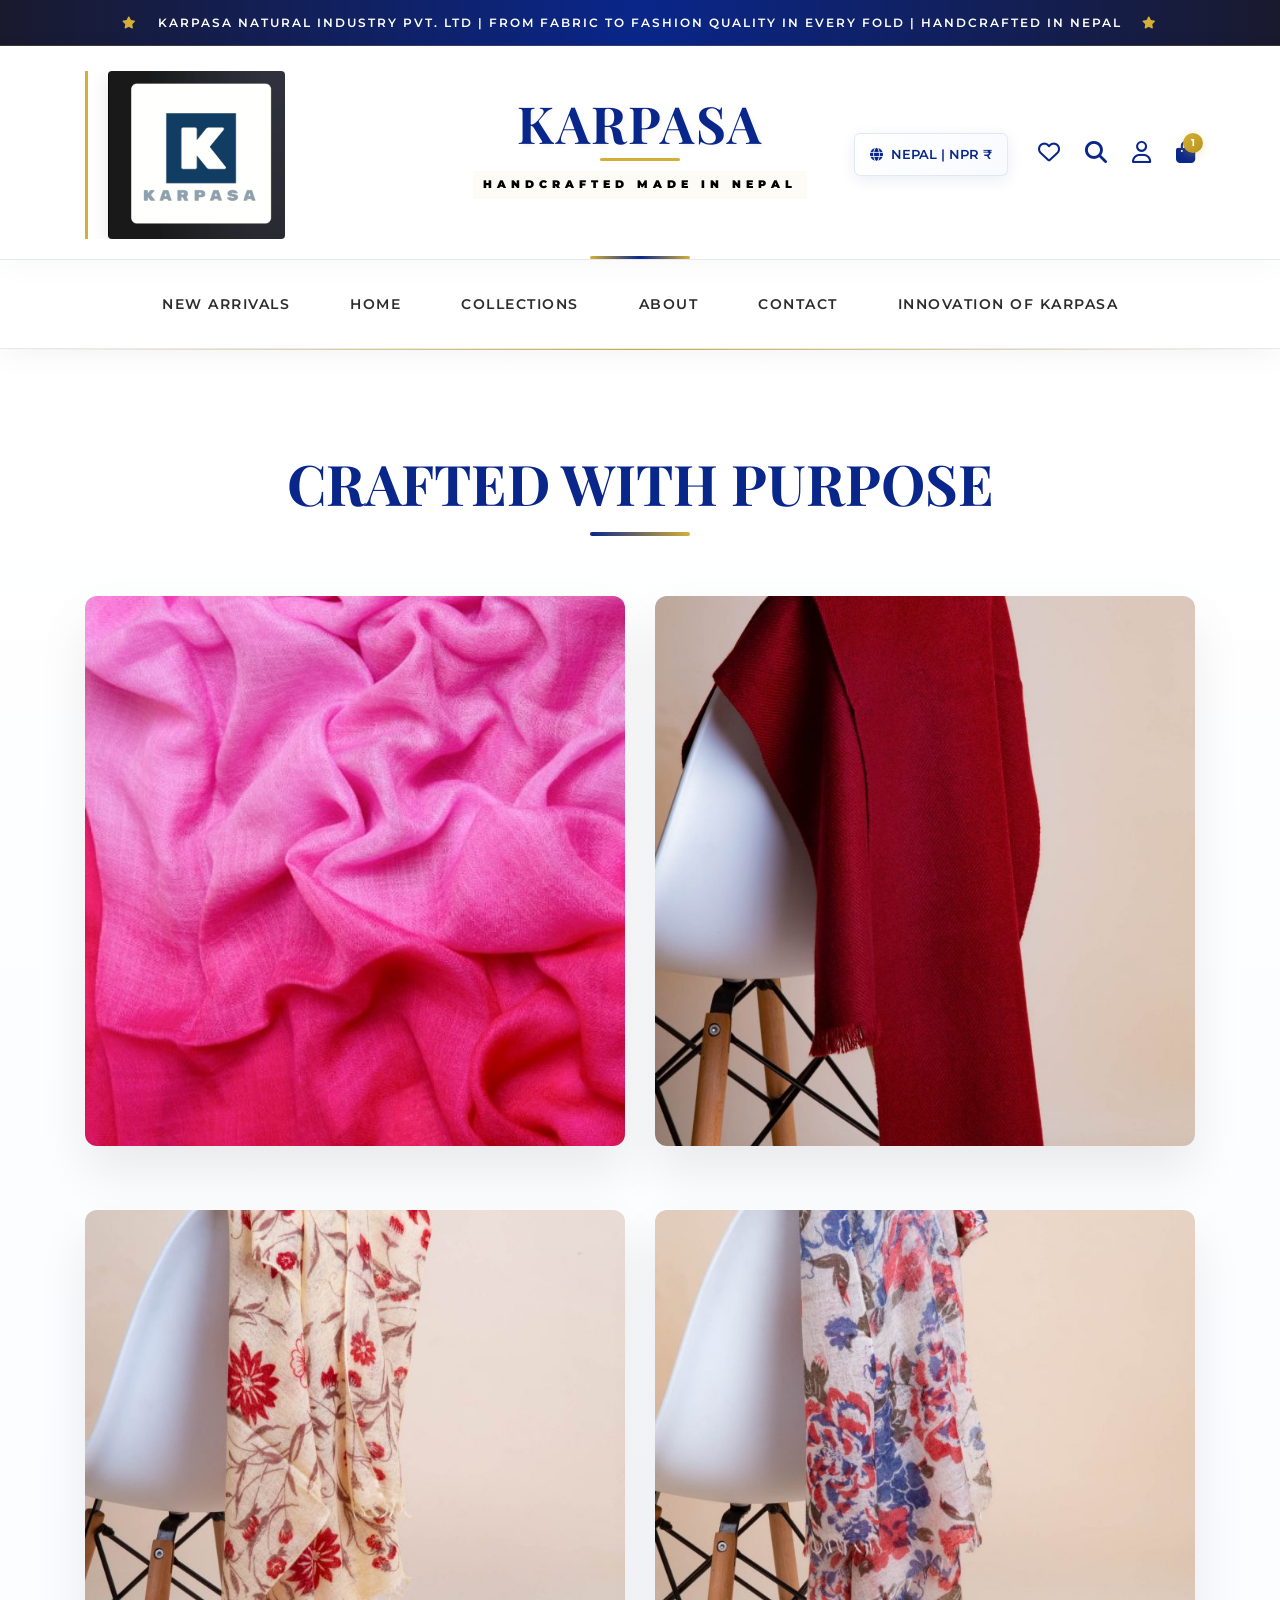
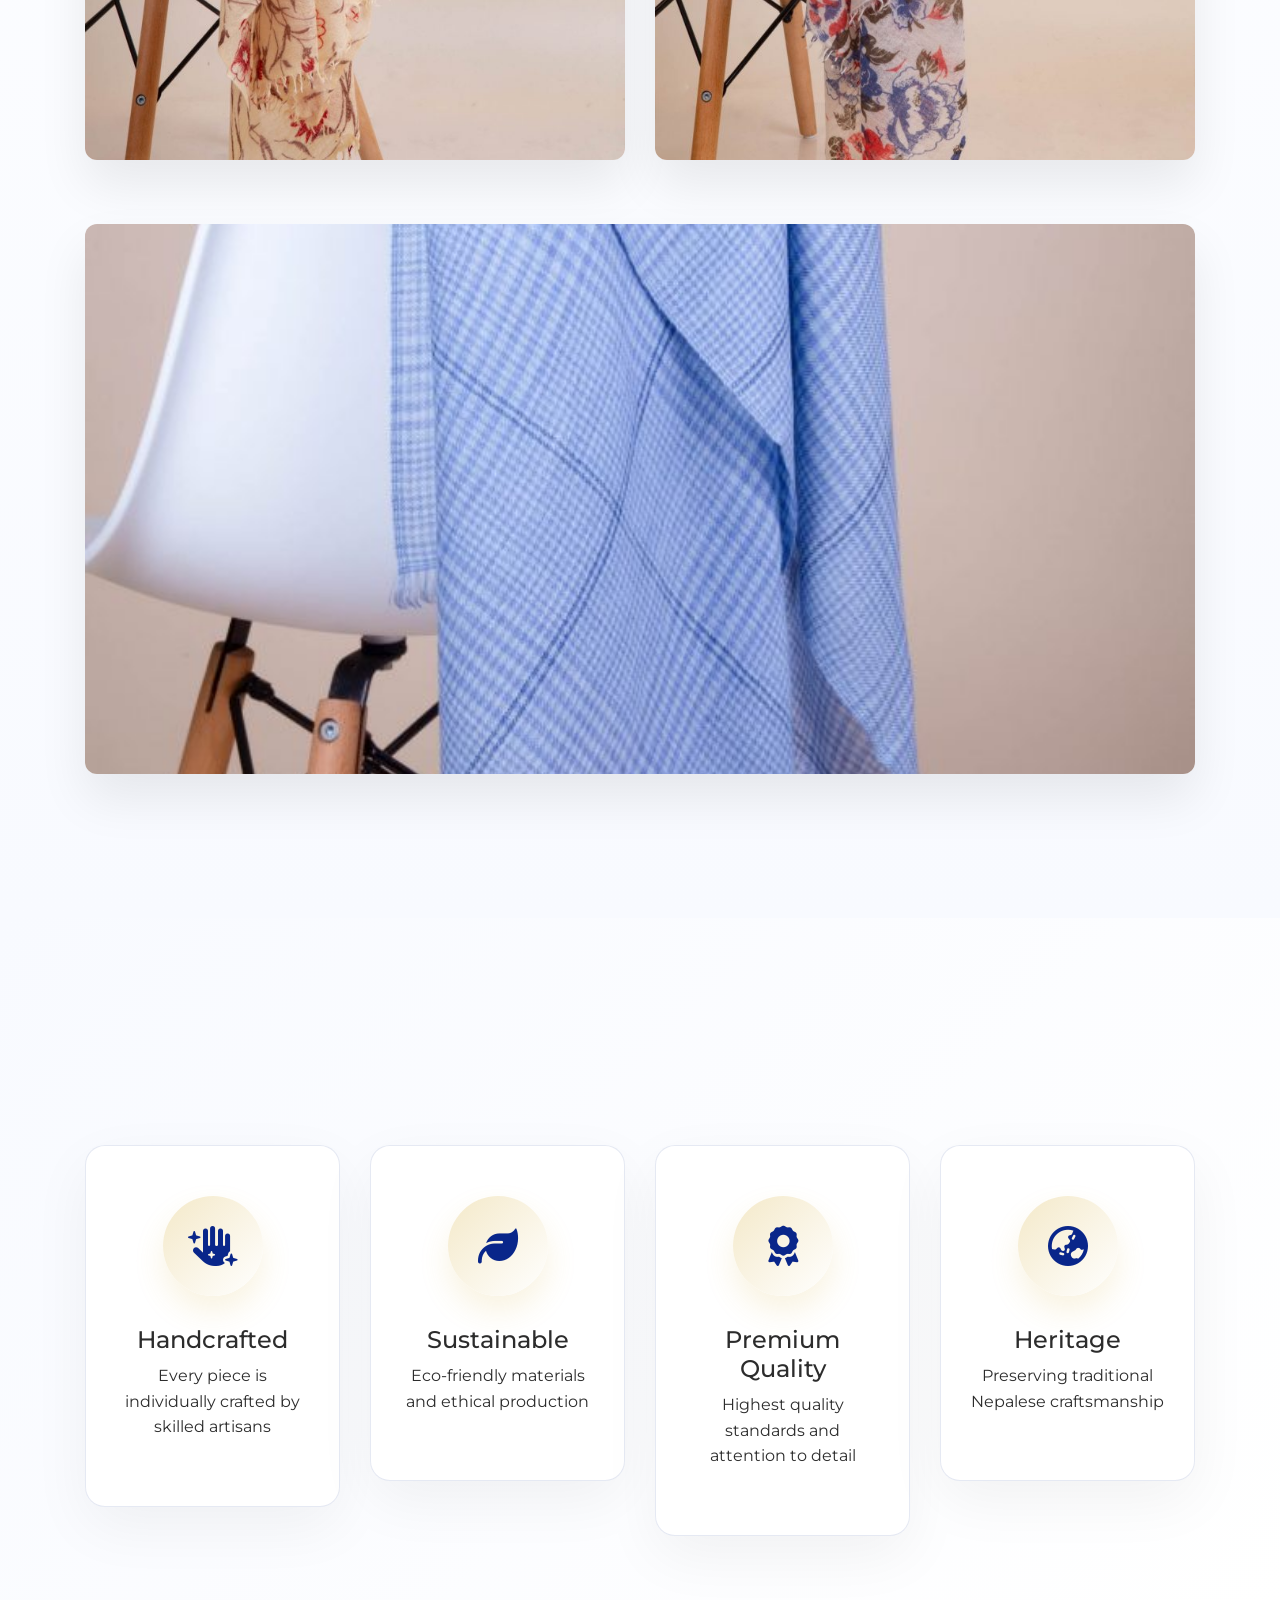
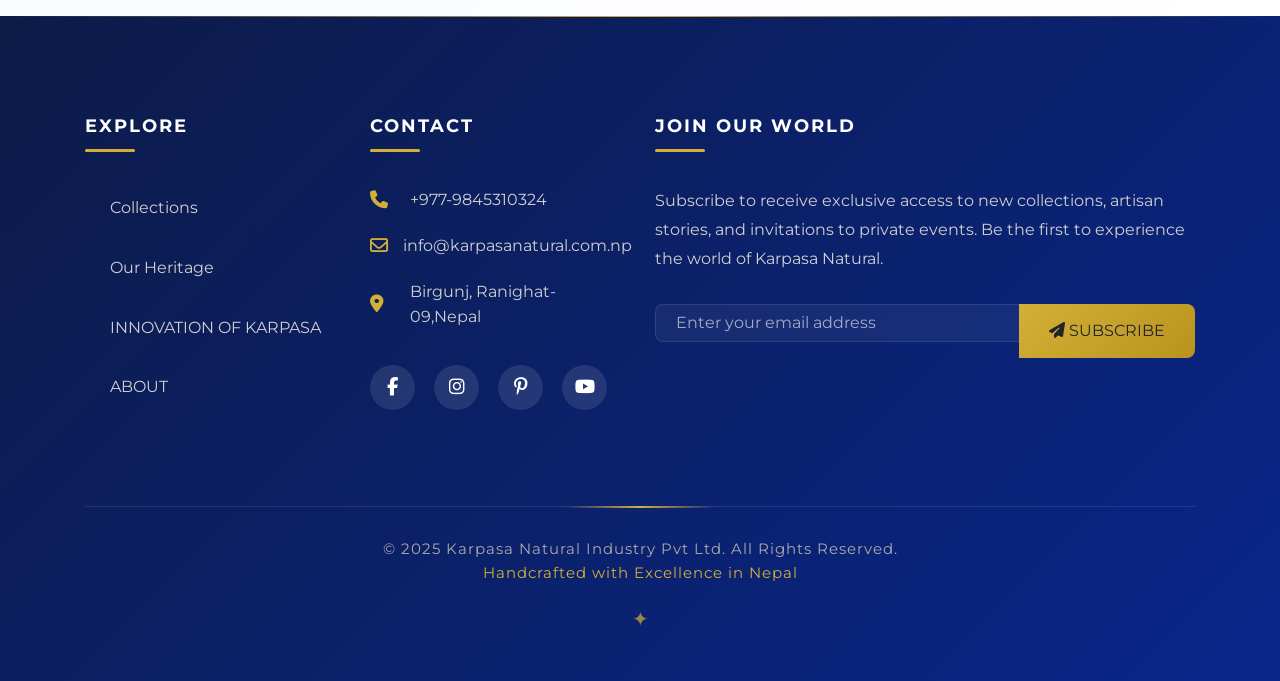
<file: NewArrivals/index.html>
<!DOCTYPE html>
<html lang="en">
<head>
    <meta charset="UTF-8">
    <meta name="viewport" content="width=device-width, initial-scale=1.0">
    <title>Karpasa Natural | Handcrafted Luxury From Nepal</title>

    <!-- Bootstrap -->
    <link rel="stylesheet" href="https://cdn.jsdelivr.net/npm/bootstrap@4.6.2/dist/css/bootstrap.min.css">

    <!-- Font Awesome -->
    <link rel="stylesheet" href="https://cdnjs.cloudflare.com/ajax/libs/font-awesome/6.5.0/css/all.min.css" />

    <!-- Animate.css -->
    <link rel="stylesheet" href="https://cdnjs.cloudflare.com/ajax/libs/animate.css/4.1.1/animate.min.css">
    
    <!-- Google Fonts -->
    <link href="https://fonts.googleapis.com/css2?family=Cormorant+Garamond:wght@300;400;500;600;700&family=Montserrat:wght@300;400;500;600;700;800&family=Playfair+Display:wght@400;500;600;700&display=swap" rel="stylesheet">

     <style>
         
        :root {
            --primary-blue: #09268A;
            --secondary-blue: #AECCE4;
            --light-blue: #f8faff;
            --gold: #D4AF37;
            --gold-light: #f4e9c9;
            --dark: #1a1a1a;
            --light: #f8f9fa;
            --text-dark: #2c2c2c;
            --text-light: #666;
            --overlay: rgba(9, 38, 138, 0.08);
        }

        body {
            margin: 0;
            padding: 0;
            font-family: 'Montserrat', sans-serif;
            background-color: #ffffff;
            color: var(--text-dark);
            overflow-x: hidden;
            line-height: 1.6;
            scroll-behavior: smooth;
        }

        /* Premium Scrollbar */
        ::-webkit-scrollbar {
            width: 10px;
        }

        ::-webkit-scrollbar-track {
            background: var(--light-blue);
        }

        ::-webkit-scrollbar-thumb {
            background: linear-gradient(to bottom, var(--gold), var(--primary-blue));
            border-radius: 5px;
        }

        /* Top Bar - Premium */
        .top-bar {
            background: linear-gradient(90deg, #1a1a2e 0%, var(--primary-blue) 50%, #1a1a2e 100%);
            color: #fff;
            text-align: center;
            padding: 12px 0;
            font-size: 13px;
            font-weight: 500;
            letter-spacing: 2px;
            position: relative;
            overflow: hidden;
            border-bottom: 1px solid rgba(212, 175, 55, 0.2);
        }

        .top-bar::before {
            content: '';
            position: absolute;
            top: 0;
            left: -100%;
            width: 100%;
            height: 100%;
            background: linear-gradient(90deg, transparent, rgba(255,255,255,0.1), transparent);
            animation: shimmer 3s infinite;
        }

        @keyframes shimmer {
            100% { left: 100%; }
        }

        .top-bar .sl {
            white-space: nowrap;
            display: inline-block;
            animation: slide-text 25s linear infinite;
            padding: 0 30px;
            text-transform: uppercase;
            font-weight: 600;
            font-size: 12px;
        }

        .top-bar .sl i {
            margin: 0 15px;
            color: var(--gold);
            animation: pulse 2s infinite;
        }

        @keyframes slide-text {
            0% { transform: translateX(100%); }
            100% { transform: translateX(-100%); }
        }

        @keyframes pulse {
            0%, 100% { opacity: 1; }
            50% { opacity: 0.5; }
        }

        /* Main Header */
        .main-header {
            background-color: #ffffff;
            padding: 25px 0 20px;
            border-bottom: 1px solid rgba(9, 38, 138, 0.1);
            position: relative;
            z-index: 1000;
            box-shadow: 0 5px 30px rgba(0, 0, 0, 0.03);
        }

        .main-header::after {
            content: '';
            position: absolute;
            bottom: 0;
            left: 50%;
            transform: translateX(-50%);
            width: 100px;
            height: 3px;
            background: linear-gradient(90deg, var(--gold), var(--primary-blue), var(--gold));
            border-radius: 3px;
        }

        .brand-title {
            font-family: 'Playfair Display', serif;
            font-size: 3.2rem;
            font-weight: 700;
            color: var(--primary-blue);
            letter-spacing: 2px;
            margin-bottom: 5px;
            line-height: 1.1;
            text-shadow: 2px 2px 4px rgba(0,0,0,0.05);
            position: relative;
            display: inline-block;
        }

        .brand-title::after {
            content: '';
            position: absolute;
            bottom: -10px;
            left: 50%;
            transform: translateX(-50%);
            width: 80px;
            height: 3px;
            background: var(--gold);
            border-radius: 3px;
        }

        .brand-subtitle {
            font-family: 'Montserrat', sans-serif;
            font-size: 11px;
            letter-spacing: 5px;
            color: black;
            font-weight: 900;
            text-transform: uppercase;
            margin-top: 15px;
            position: relative;
            display: inline-block;
            padding: 5px 10px;
            background: rgba(212, 175, 55, 0.05);
            border-radius: 2px;
        }

        .warranty-badge {
            max-width: 200px;
            border-left: 3px solid var(--gold);
            padding-left: 20px;
            position: relative;
            overflow: hidden;
            transition: all 0.5s ease;
        }

        .warranty-badge::before {
            content: '';
            position: absolute;
            top: 0;
            left: -100%;
            width: 100%;
            height: 100%;
            background: linear-gradient(90deg, transparent, rgba(255,255,255,0.3), transparent);
            transition: left 0.7s ease;
        }

        .warranty-badge:hover::before {
            left: 100%;
        }

        .warranty-badge img {
            filter: grayscale(20%) sepia(10%);
            transition: all 0.5s cubic-bezier(0.4, 0, 0.2, 1);
            border-radius: 4px;
            box-shadow: 0 5px 20px rgba(0,0,0,0.1);
        }

        .warranty-badge:hover img {
            filter: grayscale(0%) sepia(0%);
            transform: scale(1.05) translateY(-5px);
            box-shadow: 0 15px 30px rgba(0,0,0,0.15);
        }

        /* Header Icons */
        .header-actions {
            display: flex;
            align-items: center;
            justify-content: flex-end;
        }

        .country-selector {
            display: flex;
            align-items: center;
            font-size: 13px;
            color: var(--primary-blue);
            font-weight: 600;
            margin-right: 30px;
            padding: 10px 15px;
            border-radius: 6px;
            background: linear-gradient(135deg, #ffffff 0%, #f8faff 100%);
            box-shadow: 0 4px 15px rgba(9, 38, 138, 0.08);
            transition: all 0.3s cubic-bezier(0.4, 0, 0.2, 1);
            border: 1px solid rgba(9, 38, 138, 0.1);
            position: relative;
            overflow: hidden;
        }

        .country-selector::before {
            content: '';
            position: absolute;
            top: 0;
            left: -100%;
            width: 100%;
            height: 100%;
            background: linear-gradient(90deg, transparent, rgba(255,255,255,0.4), transparent);
            transition: left 0.6s ease;
        }

        .country-selector:hover::before {
            left: 100%;
        }

        .country-selector:hover {
            transform: translateY(-3px);
            box-shadow: 0 8px 25px rgba(9, 38, 138, 0.15);
            border-color: var(--gold);
        }

        .icon-group {
            display: flex;
            gap: 25px;
        }

        .icon-wrapper {
            position: relative;
            cursor: pointer;
            transition: all 0.4s cubic-bezier(0.4, 0, 0.2, 1);
        }

        .icon-wrapper i {
            font-size: 22px;
            color: var(--primary-blue);
            transition: all 0.4s cubic-bezier(0.4, 0, 0.2, 1);
            position: relative;
            z-index: 1;
        }

        .icon-wrapper::before {
            content: '';
            position: absolute;
            top: 50%;
            left: 50%;
            transform: translate(-50%, -50%) scale(0);
            width: 50px;
            height: 50px;
            background: linear-gradient(135deg, var(--gold-light), #ffffff);
            border-radius: 50%;
            transition: transform 0.4s cubic-bezier(0.4, 0, 0.2, 1);
            box-shadow: 0 5px 15px rgba(0,0,0,0.1);
        }

        .icon-wrapper:hover::before {
            transform: translate(-50%, -50%) scale(1);
        }

        .icon-wrapper:hover i {
            color: var(--primary-blue);
            transform: translateY(-5px) scale(1.2);
        }

        .cart-badge {
            position: absolute;
            top: -8px;
            right: -8px;
            background: linear-gradient(135deg, var(--gold), #b8941f);
            color: white;
            font-size: 10px;
            width: 20px;
            height: 20px;
            border-radius: 50%;
            display: flex;
            align-items: center;
            justify-content: center;
            font-weight: 700;
            z-index: 2;
            box-shadow: 0 3px 10px rgba(212, 175, 55, 0.3);
            animation: bounce 2s infinite;
        }

        @keyframes bounce {
            0%, 100% { transform: translateY(0); }
            50% { transform: translateY(-5px); }
        }

        /* Navigation */
        .main-navigation {
            background: rgba(255, 255, 255, 0.95);
            backdrop-filter: blur(10px);
            border-bottom: 1px solid rgba(9, 38, 138, 0.1);
            box-shadow: 0 5px 30px rgba(0, 0, 0, 0.05);
            position: sticky;
            top: 0;
            z-index: 999;
            transition: all 0.3s ease;
        }

        .navbar-nav {
            gap: 50px;
        }

        .nav-item {
            position: relative;
        }

        .nav-link {
            font-family: 'Montserrat', sans-serif;
            font-weight: 600;
            color: var(--text-dark) !important;
            font-size: 14px;
            letter-spacing: 1.5px;
            text-transform: uppercase;
            padding: 25px 5px !important;
            transition: all 0.4s cubic-bezier(0.4, 0, 0.2, 1);
            position: relative;
            overflow: hidden;
        }

        .nav-link::before {
            content: '';
            position: absolute;
            top: 0;
            left: -100%;
            width: 100%;
            height: 3px;
            background: linear-gradient(90deg, transparent, var(--gold), transparent);
            transition: left 0.4s ease;
        }

        .nav-link::after {
            content: '';
            position: absolute;
            bottom: 0;
            left: 0;
            width: 0;
            height: 3px;
            background: linear-gradient(90deg, var(--primary-blue), var(--gold));
            transition: width 0.4s cubic-bezier(0.4, 0, 0.2, 1);
            border-radius: 3px;
        }

        .nav-link:hover {
            color: var(--primary-blue) !important;
            transform: translateY(-2px);
        }

        .nav-link:hover::before {
            left: 100%;
        }

        .nav-link:hover::after {
            width: 100%;
        }

        /* Hero Section */
        .hero-container {
            position: relative;
            overflow: hidden;
            margin-top: -1px;
        }

        .hero-image {
            width: 100%;
            height: 85vh;
            object-fit: cover;
            transition: transform 8s cubic-bezier(0.2, 0.8, 0.2, 1);
        }

        .hero-container:hover .hero-image {
            transform: scale(1.05);
        }

        .hero-overlay {
            position: absolute;
            top: 0;
            left: 0;
            right: 0;
            bottom: 0;
            background: linear-gradient(to bottom, 
                rgba(9, 38, 138, 0.1) 0%,
                rgba(9, 38, 138, 0.2) 50%,
                rgba(9, 38, 138, 0.4) 100%);
            display: flex;
            align-items: center;
            justify-content: center;
        }

        .hero-content {
            text-align: center;
            color: white;
            padding: 40px;
            background: rgba(255, 255, 255, 0.1);
            backdrop-filter: blur(10px);
            border-radius: 20px;
            border: 1px solid rgba(255, 255, 255, 0.2);
            box-shadow: 0 20px 60px rgba(0, 0, 0, 0.3);
            transform: translateY(50px);
            opacity: 0;
            animation: heroFadeIn 1s ease forwards 0.5s;
            max-width: 800px;
        }

        @keyframes heroFadeIn {
            to {
                transform: translateY(0);
                opacity: 1;
            }
        }

        .hero-title {
            font-family: 'Playfair Display', serif;
            font-size: 4.5rem;
            font-weight: 700;
            margin-bottom: 20px;
            text-shadow: 2px 2px 10px rgba(0,0,0,0.3);
            letter-spacing: 3px;
        }

        .hero-subtitle {
            font-size: 1.2rem;
            letter-spacing: 3px;
            text-transform: uppercase;
            margin-bottom: 30px;
            font-weight: 400;
            color: var(--gold-light);
        }

        .hero-cta {
            padding: 15px 40px;
            background: linear-gradient(135deg, var(--gold), #b8941f);
            color: white;
            border: none;
            border-radius: 50px;
            font-weight: 600;
            letter-spacing: 2px;
            text-transform: uppercase;
            transition: all 0.4s cubic-bezier(0.4, 0, 0.2, 1);
            position: relative;
            overflow: hidden;
            text-decoration: none;
            display: inline-block;
        }

        .hero-cta::before {
            content: '';
            position: absolute;
            top: 0;
            left: -100%;
            width: 100%;
            height: 100%;
            background: linear-gradient(90deg, transparent, rgba(255,255,255,0.4), transparent);
            transition: left 0.6s ease;
        }

        .hero-cta:hover {
            transform: translateY(-5px) scale(1.05);
            box-shadow: 0 20px 40px rgba(212, 175, 55, 0.4);
            text-decoration: none;
            color: white;
        }

        .hero-cta:hover::before {
            left: 100%;
        }

        /* Gallery Section */
        .gallery-section {
            padding: 100px 0 80px;
            background: linear-gradient(to bottom, #ffffff 0%, var(--light-blue) 100%);
            position: relative;
            overflow: hidden;
        }

        .gallery-section::before {
            content: '';
            position: absolute;
            top: 0;
            left: 0;
            right: 0;
            height: 1px;
            background: linear-gradient(90deg, transparent, var(--gold), transparent);
        }

        .section-title {
            font-family: 'Playfair Display', serif;
            font-size: 3.5rem;
            font-weight: 700;
            color: var(--primary-blue);
            text-align: center;
            margin-bottom: 80px;
            position: relative;
        }

        .section-title::after {
            content: '';
            position: absolute;
            bottom: -20px;
            left: 50%;
            transform: translateX(-50%);
            width: 100px;
            height: 4px;
            background: linear-gradient(90deg, var(--primary-blue), var(--gold));
            border-radius: 4px;
        }

        .gallery-item {
            position: relative;
            overflow: hidden;
            margin-bottom: 40px;
            border-radius: 12px;
            box-shadow: 0 25px 50px rgba(0, 0, 0, 0.08);
            transition: all 0.6s cubic-bezier(0.4, 0, 0.2, 1);
            background: white;
            transform-style: preserve-3d;
            perspective: 1000px;
        }

        .gallery-item:hover {
            transform: translateY(-20px) rotateX(5deg);
            box-shadow: 0 40px 80px rgba(0, 0, 0, 0.2);
        }

        .gallery-item img {
            width: 100%;
            height: 550px;
            object-fit: cover;
            transition: transform 1s cubic-bezier(0.2, 0.8, 0.2, 1);
        }

        .gallery-item:hover img {
            transform: scale(1.1);
        }

        .gallery-overlay {
            position: absolute;
            bottom: 0;
            left: 0;
            right: 0;
            background: linear-gradient(to top, rgba(9, 38, 138, 0.95), transparent);
            color: white;
            padding: 50px 30px 30px;
            opacity: 0;
            transform: translateY(30px);
            transition: all 0.6s cubic-bezier(0.4, 0, 0.2, 1);
        }

        .gallery-item:hover .gallery-overlay {
            opacity: 1;
            transform: translateY(0);
        }

        .gallery-overlay h5 {
            font-family: 'Playfair Display', serif;
            font-size: 1.8rem;
            font-weight: 600;
            margin-bottom: 15px;
            color: var(--gold-light);
        }

        .gallery-overlay p {
            font-size: 1rem;
            opacity: 0.9;
            line-height: 1.8;
        }

        /* Premium Features */
        .premium-features {
            padding: 80px 0;
            background: linear-gradient(135deg, var(--light-blue) 0%, #ffffff 100%);
            position: relative;
        }

        .feature-box {
            text-align: center;
            padding: 50px 30px;
            background: white;
            border-radius: 20px;
            box-shadow: 0 20px 60px rgba(0, 0, 0, 0.05);
            transition: all 0.5s cubic-bezier(0.4, 0, 0.2, 1);
            border: 1px solid rgba(9, 38, 138, 0.1);
            position: relative;
            overflow: hidden;
        }

        .feature-box::before {
            content: '';
            position: absolute;
            top: 0;
            left: 0;
            right: 0;
            height: 5px;
            background: linear-gradient(90deg, var(--primary-blue), var(--gold), var(--primary-blue));
            transform: scaleX(0);
            transition: transform 0.5s ease;
            transform-origin: left;
        }

        .feature-box:hover {
            transform: translateY(-15px);
            box-shadow: 0 30px 80px rgba(0, 0, 0, 0.1);
        }

        .feature-box:hover::before {
            transform: scaleX(1);
        }

        .feature-icon {
            width: 100px;
            height: 100px;
            background: linear-gradient(135deg, var(--gold-light), white);
            border-radius: 50%;
            display: flex;
            align-items: center;
            justify-content: center;
            margin: 0 auto 30px;
            font-size: 40px;
            color: var(--primary-blue);
            box-shadow: 0 15px 30px rgba(212, 175, 55, 0.15);
            transition: all 0.5s ease;
        }

        .feature-box:hover .feature-icon {
            transform: rotateY(360deg) scale(1.1);
            background: linear-gradient(135deg, var(--primary-blue), var(--gold));
            color: white;
        }

        /* Footer */
        .custom-footer {
            background: linear-gradient(135deg, #0d1b48 0%, #09268A 100%);
            color: #fff;
            padding: 100px 0 40px;
            position: relative;
            overflow: hidden;
        }

        .custom-footer::before {
            content: '';
            position: absolute;
            top: 0;
            left: 0;
            right: 0;
            height: 1px;
            background: linear-gradient(90deg, transparent, var(--gold), transparent);
        }

        .footer-title {
            font-size: 18px;
            text-transform: uppercase;
            font-weight: 700;
            color: #fff;
            margin-bottom: 35px;
            letter-spacing: 2px;
            position: relative;
            padding-bottom: 15px;
        }

        .footer-title::after {
            content: '';
            position: absolute;
            bottom: 0;
            left: 0;
            width: 50px;
            height: 3px;
            background: var(--gold);
            border-radius: 3px;
        }

        .footer-links {
            list-style: none;
            padding: 0;
        }

        .footer-links li {
            margin-bottom: 18px;
            position: relative;
        }

        .footer-links li a {
            color: #d0d0d0;
            font-size: 16px;
            padding: 8px 0;
            display: inline-block;
            transition: all 0.4s cubic-bezier(0.4, 0, 0.2, 1);
            text-decoration: none;
            position: relative;
            padding-left: 25px;
        }

        .footer-links li a::before {
            content: '→';
            position: absolute;
            left: 0;
            opacity: 0;
            transition: all 0.3s ease;
            color: var(--gold);
            font-weight: bold;
            transform: translateX(-10px);
        }

        .footer-links li a:hover {
            color: #fff;
            padding-left: 35px;
            text-decoration: none;
            transform: translateX(5px);
        }

        .footer-links li a:hover::before {
            opacity: 1;
            transform: translateX(0);
        }

        .footer-contact p {
            font-size: 16px;
            color: #d0d0d0;
            margin: 20px 0;
            display: flex;
            align-items: center;
            transition: all 0.3s ease;
        }

        .footer-contact p:hover {
            color: #fff;
            transform: translateX(10px);
        }

        .footer-contact i {
            color: var(--gold);
            margin-right: 15px;
            font-size: 18px;
            width: 25px;
            transition: all 0.3s ease;
        }

        .footer-contact p:hover i {
            transform: scale(1.2) rotate(10deg);
        }

        .footer-social {
            margin-top: 35px;
        }

        .social-icon {
            display: inline-flex;
            align-items: center;
            justify-content: center;
            width: 45px;
            height: 45px;
            background: rgba(255, 255, 255, 0.1);
            border-radius: 50%;
            color: #fff;
            font-size: 18px;
            margin-right: 15px;
            transition: all 0.4s cubic-bezier(0.4, 0, 0.2, 1);
            text-decoration: none;
            position: relative;
            overflow: hidden;
        }

        .social-icon::before {
            content: '';
            position: absolute;
            top: 0;
            left: -100%;
            width: 100%;
            height: 100%;
            background: linear-gradient(90deg, transparent, rgba(255,255,255,0.3), transparent);
            transition: left 0.6s ease;
        }

        .social-icon:hover::before {
            left: 100%;
        }

        .social-icon:hover {
            background: var(--gold);
            color: white;
            transform: translateY(-5px) rotate(10deg);
            box-shadow: 0 10px 25px rgba(212, 175, 55, 0.3);
            text-decoration: none;
        }

         .newsletter-input {
    background: rgba(255, 255, 255, 0.05);
    border: 1px solid rgba(255, 255, 255, 0.1);
    color: white !important; /* Forces text to be white */
    border-radius: 8px 0 0 8px;
    padding: 15px 20px;
    transition: all 0.3s ease;
}

/* Also ensure the placeholder is legible */
.newsletter-input::placeholder {
    color: rgba(255, 255, 255, 0.6);
}


        .newsletter-input:focus {
            background: rgba(255, 255, 255, 0.1);
            border-color: var(--gold);
            box-shadow: 0 0 20px rgba(212, 175, 55, 0.2);
            outline: none;
        }

        .newsletter-btn {
            background: linear-gradient(135deg, var(--gold), #b8941f);
            border: none;
            border-radius: 0 8px 8px 0;
            padding: 15px 30px;
            transition: all 0.3s ease;
        }

        .newsletter-btn:hover {
            background: linear-gradient(135deg, #b8941f, var(--gold));
            transform: scale(1.05);
            box-shadow: 0 10px 30px rgba(212, 175, 55, 0.3);
        }

        .footer-bottom {
            border-top: 1px solid rgba(255, 255, 255, 0.1);
            margin-top: 80px;
            padding-top: 30px;
            text-align: center;
            color: #aaa;
            font-size: 15px;
            letter-spacing: 1px;
            position: relative;
        }

        .footer-bottom::before {
            content: '';
            position: absolute;
            top: -1px;
            left: 50%;
            transform: translateX(-50%);
            width: 150px;
            height: 2px;
            background: linear-gradient(90deg, transparent, var(--gold), transparent);
        }

        /* Responsive */
        @media(max-width: 992px) {
            .brand-title {
                font-size: 2.5rem;
            }
            
            .hero-title {
                font-size: 3rem;
            }
            
            .section-title {
                font-size: 2.5rem;
            }
            
            .gallery-item img {
                height: 400px;
            }
        }

        @media(max-width: 768px) {
            .brand-title {
                font-size: 2rem;
            }
            
            .brand-subtitle {
                font-size: 10px;
                letter-spacing: 4px;
            }
            
            .header-actions {
                justify-content: center;
                margin-top: 30px;
            }
            
            .navbar-nav {
                gap: 0;
                text-align: center;
            }
            
            .nav-link {
                padding: 15px !important;
            }
            
            .hero-title {
                font-size: 2.2rem;
            }
            
            .hero-subtitle {
                font-size: 1rem;
            }
            
            .gallery-item img {
                height: 300px;
            }
            
            .footer-column {
                margin-bottom: 50px;
                text-align: center;
            }
            
            .footer-title::after {
                left: 50%;
                transform: translateX(-50%);
            }
        }

        /* Animation classes */
        .fade-in {
            opacity: 0;
            transform: translateY(30px);
            transition: all 0.8s cubic-bezier(0.4, 0, 0.2, 1);
        }

        .fade-in.visible {
            opacity: 1;
            transform: translateY(0);
        }

        .stagger-delay-1 { transition-delay: 0.1s; }
        .stagger-delay-2 { transition-delay: 0.2s; }
        .stagger-delay-3 { transition-delay: 0.3s; }
        .stagger-delay-4 { transition-delay: 0.4s; }
        .stagger-delay-5 { transition-delay: 0.5s; }
  
    </style>
</head>

<body>
    <!-- Top Bar -->
 <div class="top-bar">
        <div class="sl">
            <i class="fas fa-star"></i>
            KARPASA NATURAL INDUSTRY PVT. LTD | FROM FABRIC TO FASHION QUALITY IN EVERY FOLD | HANDCRAFTED IN NEPAL

            <i class="fas fa-star"></i>
        </div>
    </div>

    <!-- Main Header -->
    <header class="main-header">
        <div class="container">
            <div class="row align-items-center">
                <!-- Warranty Badge -->
              <div class="col-4 d-none d-lg-block">
              <div class="warranty-badge fade-in stagger-delay-1">
                <a href="../index.html">
                    <img src="../images/logo.jpg" alt="Premium Craftsmanship" class="img-fluid">
                </a>
             </div>
        </div>
                <!-- Brand Logo -->
                <div class="col-12 col-lg-4 text-center">
                    <a href="../index.html" class="brand-link text-decoration-none">
                        <h1 class="brand-title animate__animated animate__fadeInDown">KARPASA</h1>
                        <p class="brand-subtitle animate__animated animate__fadeInUp animate__delay-1s">HANDCRAFTED MADE IN NEPAL</p>
                    </a>
                </div>

                <!-- Header Actions -->
                <div class="col-4 d-none d-lg-block">
    <div class="header-actions fade-in stagger-delay-2">
        <div class="country-selector">
            <i class="fa-solid fa-globe mr-2"></i> 
            <span>NEPAL | NPR ₹</span>
        </div>
        <div class="icon-group">
            <div class="icon-wrapper">
                <i class="fa-regular fa-heart"></i>
            </div>
            
            <div class="icon-wrapper">
                 <a href="../index.html" title="Search" class="text-decoration-none" style="color: inherit;">
                    <i class="fa-solid fa-magnifying-glass"></i>
                 </a> </div>
            
            <div class="icon-wrapper">
                <a href="../ContactUS/" title="Account" class="text-decoration-none" style="color: inherit;">
                    <i class="fa-regular fa-user"></i>
                </a>
            </div>
            
            <div class="icon-wrapper">
                <i class="fa-solid fa-bag-shopping"></i>
                <div class="cart-badge">1</div>
            </div>
        </div>
    </div>
</div>
                </div>
            </div>
        </div>
    </header>

    <!-- Navigation -->
    <nav class="navbar navbar-expand-lg navbar-light main-navigation">
        <div class="container">
            <button class="navbar-toggler mx-auto" type="button" data-toggle="collapse" data-target="#navMenu">
                <span class="navbar-toggler-icon"></span> <span class="ml-2" style="font-size: 14px;font-weight: 500;color: black;">COLLECTIONS</span>
            </button>
            <div class="collapse navbar-collapse justify-content-center" id="navMenu">
                            <ul class="navbar-nav">
                   <li class="nav-item"><a class="nav-link" href="../NewArrivals/">NEW ARRIVALS</a></li>
                    <li class="nav-item"><a class="nav-link" href="../index.html">HOME</a></li>
                     
                    <li class="nav-item"><a class="nav-link" href="../Service/">COLLECTIONS</a></li>
                    
                   <li class="nav-item"><a class="nav-link" href="../AboutUs/">ABOUT</a></li>
                    <li class="nav-item"><a class="nav-link" href="../ContactUS/">CONTACT</a></li>
                      
                     <li class="nav-item"><a class="nav-link" href="../InnovationofKarpasa/">INNOVATION OF KARPASA</a></li>
                </ul>
            </div>
        </div>
    </nav>

    <!-- Hero Section -->
     

    <!-- Gallery Section -->
<section class="gallery-section">
    <div class="container">
        <h2 class="section-title fade-in">CRAFTED WITH PURPOSE</h2>
        
        <div class="row">
            <div class="col-lg-6 mb-4">
                <div class="gallery-item fade-in stagger-delay-1">
                    <img src="../images/101.jpg" class="img-fluid" alt="Premium Handwoven Fabrics">
                    <div class="gallery-overlay">
                        <h5>MASTER WEAVING</h5>
                        <p>Each thread is carefully handwoven by skilled artisans using centuries-old techniques.</p>
                    </div>
                </div>
            </div>
            
            <div class="col-lg-6 mb-4">
                <div class="gallery-item fade-in stagger-delay-2">
                    <img src="../images/102.jpg" class="img-fluid" alt="Artisanal Craftsmanship">
                    <div class="gallery-overlay">
                        <h5>ARTISANAL DETAILS</h5>
                        <p>Intricate embroidery and detailing that tells the story of Nepalese heritage.</p>
                    </div>
                </div>
            </div>

            <div class="col-lg-6 mb-4">
                <div class="gallery-item fade-in stagger-delay-3">
                    <img src="../images/104.jpg" class="img-fluid" alt="Natural Dyeing">
                    <div class="gallery-overlay">
                        <h5>ORGANIC PROCESS</h5>
                        <p>Utilizing sustainable methods to bring vibrant, natural colors to our textiles.</p>
                    </div>
                </div>
            </div>

            <div class="col-lg-6 mb-4">
                <div class="gallery-item fade-in stagger-delay-4">
                    <img src="../images/105.jpg" class="img-fluid" alt="Finishing Touches">
                    <div class="gallery-overlay">
                        <h5>REFINED FINISH</h5>
                        <p>Every piece undergoes a rigorous quality check to ensure artisanal perfection.</p>
                    </div>
                </div>
            </div>
        </div>

        <div class="row justify-content-center">
            <div class="col-lg-12 mb-4">
                <div class="gallery-item fade-in stagger-delay-5">
                    <img src="../images/103.jpg" class="img-fluid w-100" alt="Premium Quality">
                    <div class="gallery-overlay">
                        <h5>TIMELESS QUALITY</h5>
                        <p>Each piece is created to last, embodying the perfect balance of tradition and modern elegance.</p>
                    </div>
                </div>
            </div>
        </div>
    </div>
</section>

    <!-- Premium Features -->
    <section class="premium-features">
        <div class="container">
            <h2 class="section-title fade-in">WHY KARPASA NATURAL</h2>
            <div class="row">
                <div class="col-md-3 fade-in stagger-delay-1">
                    <div class="feature-box">
                        <div class="feature-icon">
                            <i class="fas fa-hand-sparkles"></i>
                        </div>
                        <h4>Handcrafted</h4>
                        <p>Every piece is individually crafted by skilled artisans</p>
                    </div>
                </div>
                <div class="col-md-3 fade-in stagger-delay-2">
                    <div class="feature-box">
                        <div class="feature-icon">
                            <i class="fas fa-leaf"></i>
                        </div>
                        <h4>Sustainable</h4>
                        <p>Eco-friendly materials and ethical production</p>
                    </div>
                </div>
                <div class="col-md-3 fade-in stagger-delay-3">
                    <div class="feature-box">
                        <div class="feature-icon">
                            <i class="fas fa-award"></i>
                        </div>
                        <h4>Premium Quality</h4>
                        <p>Highest quality standards and attention to detail</p>
                    </div>
                </div>
                <div class="col-md-3 fade-in stagger-delay-4">
                    <div class="feature-box">
                        <div class="feature-icon">
                            <i class="fas fa-globe-asia"></i>
                        </div>
                        <h4>Heritage</h4>
                        <p>Preserving traditional Nepalese craftsmanship</p>
                    </div>
                </div>
            </div>
        </div>
    </section>

    <!-- Footer -->
    <footer class="custom-footer">
        <div class="container">
            <div class="row">
                <!-- Quick Links -->
                <div class="col-lg-3 col-md-6 footer-column fade-in stagger-delay-1">
                    <h5 class="footer-title">EXPLORE</h5>
                    <ul class="footer-links">
                        <li><a href="../Service/">Collections</a></li>
                        <li><a href="../AboutUs/">Our Heritage</a></li>
                         
                        <li><a href="../InnovationofKarpasa/">INNOVATION OF KARPASA</a></li>
                        <li><a href="../AboutUs/">ABOUT</a></li>
                         
                    </ul>
                </div>

                <!-- Contact Information -->
                <div class="col-lg-3 col-md-6 footer-column fade-in stagger-delay-2">
                    <h5 class="footer-title">CONTACT</h5>
                    <div class="footer-contact">
                        <p><i class="fa-solid fa-phone"></i> +977-9845310324</p>
                        <p><i class="fa-regular fa-envelope"></i> info@karpasanatural.com.np</p>
                        <p><i class="fa-solid fa-location-dot"></i> Birgunj, Ranighat-09,Nepal</p>
                         
                    </div>
                    
                    <div class="footer-social">
                        <a href="#" class="social-icon"><i class="fab fa-facebook-f"></i></a>
                        <a href="#" class="social-icon"><i class="fab fa-instagram"></i></a>
                        <a href="#" class="social-icon"><i class="fab fa-pinterest-p"></i></a>
                        <a href="#" class="social-icon"><i class="fab fa-youtube"></i></a>
                    </div>
                </div>

                <!-- Newsletter -->
                <div class="col-lg-6 footer-column fade-in stagger-delay-3">
                    <h5 class="footer-title">JOIN OUR WORLD</h5>
                    <p style="color: #d0d0d0; font-size: 16px; line-height: 1.8; margin-bottom: 30px;">
                        Subscribe to receive exclusive access to new collections, artisan stories, and invitations to private events. Be the first to experience the world of Karpasa Natural.
                    </p>
                    <form id="newsletterForm">
                    <div class="input-group mt-4">
                        <input type="email" name="email" class="form-control newsletter-input" placeholder="Enter your email address" required>
                        <div class="input-group-append">
                            <button class="btn newsletter-btn" type="submit" id="newsletterSubmitBtn">
                                <i class="fa-solid fa-paper-plane"></i> SUBSCRIBE
                            </button>
                        </div>
                    </div>
                </form>
                </div>
            </div>

            <!-- Footer Bottom -->
            <div class="footer-bottom">
                © 2025 Karpasa Natural Industry Pvt Ltd. All Rights Reserved.<br>
                <span style="color: var(--gold);">Handcrafted with Excellence in Nepal</span>
                <div class="mt-3">
                    <img src="data:image/svg+xml,%3Csvg xmlns='http://www.w3.org/2000/svg' width='100' height='40' viewBox='0 0 100 40'%3E%3Ctext x='50' y='25' text-anchor='middle' font-family='Playfair Display' font-size='20' fill='%23D4AF37'%3E✦%3C/text%3E%3C/svg%3E" alt="Premium Seal" style="opacity: 0.7;">
                </div>
            </div>
        </div>
    </footer>
    <!-- JavaScript -->
    <script src="https://cdn.jsdelivr.net/npm/jquery@3.5.1/dist/jquery.min.js"></script>
    <script src="https://cdn.jsdelivr.net/npm/bootstrap@4.6.2/dist/js/bootstrap.bundle.min.js"></script>
    
    <script>
        // Scroll animations
        $(document).ready(function() {
            // Intersection Observer for fade-in animations
            const observerOptions = {
                threshold: 0.1,
                rootMargin: '0px 0px -100px 0px'
            };

            const observer = new IntersectionObserver(function(entries) {
                entries.forEach(entry => {
                    if (entry.isIntersecting) {
                        entry.target.classList.add('visible');
                    }
                });
            }, observerOptions);

            // Observe all fade-in elements
            document.querySelectorAll('.fade-in').forEach(el => observer.observe(el));

            // Smooth scrolling for anchor links
            $('a[href^="#"]').on('click', function(event) {
                if (this.hash !== "") {
                    event.preventDefault();
                    const hash = this.hash;
                    $('html, body').animate({
                        scrollTop: $(hash).offset().top - 100
                    }, 800, 'easeInOutCubic');
                }
            });

            // Sticky navigation effect
            $(window).scroll(function() {
                const scroll = $(window).scrollTop();
                const nav = $('.main-navigation');
                
                if (scroll >= 100) {
                    nav.addClass('scrolled');
                    nav.css({
                        'background': 'rgba(255, 255, 255, 0.98)',
                        'backdrop-filter': 'blur(20px)',
                        'box-shadow': '0 10px 40px rgba(0, 0, 0, 0.1)'
                    });
                } else {
                    nav.removeClass('scrolled');
                    nav.css({
                        'background': 'rgba(255, 255, 255, 0.95)',
                        'backdrop-filter': 'blur(10px)',
                        'box-shadow': '0 5px 30px rgba(0, 0, 0, 0.05)'
                    });
                }
            });

            // Parallax effect for hero
            $(window).scroll(function() {
                const scroll = $(window).scrollTop();
                $('.hero-image').css('transform', `scale(${1 + scroll * 0.0002})`);
            });

            // Cart badge animation
            setInterval(() => {
                $('.cart-badge').toggleClass('animate__animated animate__pulse');
            }, 3000);

            
            

            // Hover effects for gallery items
            $('.gallery-item').hover(
                function() {
                    $(this).find('img').css('transform', 'scale(1.1)');
                },
                function() {
                    $(this).find('img').css('transform', 'scale(1)');
                }
            );
        });

        // Custom easing function
        $.easing.easeInOutCubic = function (x, t, b, c, d) {
            if ((t /= d / 2) < 1) return c / 2 * t * t * t + b;
            return c / 2 * ((t -= 2) * t * t + 2) + b;
        };
    </script>
     <script>        
        $(document).ready(function() {
    const scriptURL = 'https://script.google.com/macros/s/AKfycbwRgoGTqDstm9nnbJ1-39yPazypbWdi3OYXFKizwhJylhnkKoB4XlLF-Bm8q7aa-_Dp/exec'; // Use your same /exec URL
    const newsletterForm = document.getElementById('newsletterForm');
    const newsBtn = $('#newsletterSubmitBtn');

    $('#newsletterForm').submit(function(e) {
        e.preventDefault();
        
        newsBtn.html('<i class="fa-solid fa-spinner fa-spin"></i>').prop('disabled', true);

        fetch(scriptURL, { 
            method: 'POST', 
            body: new FormData(newsletterForm),
            mode: 'no-cors' // Critical for GitHub Pages
        })
        .then(() => {
            newsBtn.html('<i class="fa-solid fa-check"></i> SAVED');
            newsBtn.css('background', '#28a745');
            newsletterForm.reset();
            
            setTimeout(() => {
                newsBtn.html('<i class="fa-solid fa-paper-plane"></i> SUBSCRIBE')
                       .css('background', '')
                       .prop('disabled', false);
            }, 3000);
        })
        .catch(error => {
            console.error('Error!', error.message);
            newsBtn.html('TRY AGAIN').prop('disabled', false);
        });
    });
}); 
    </script>
</body>
</html>
</file>
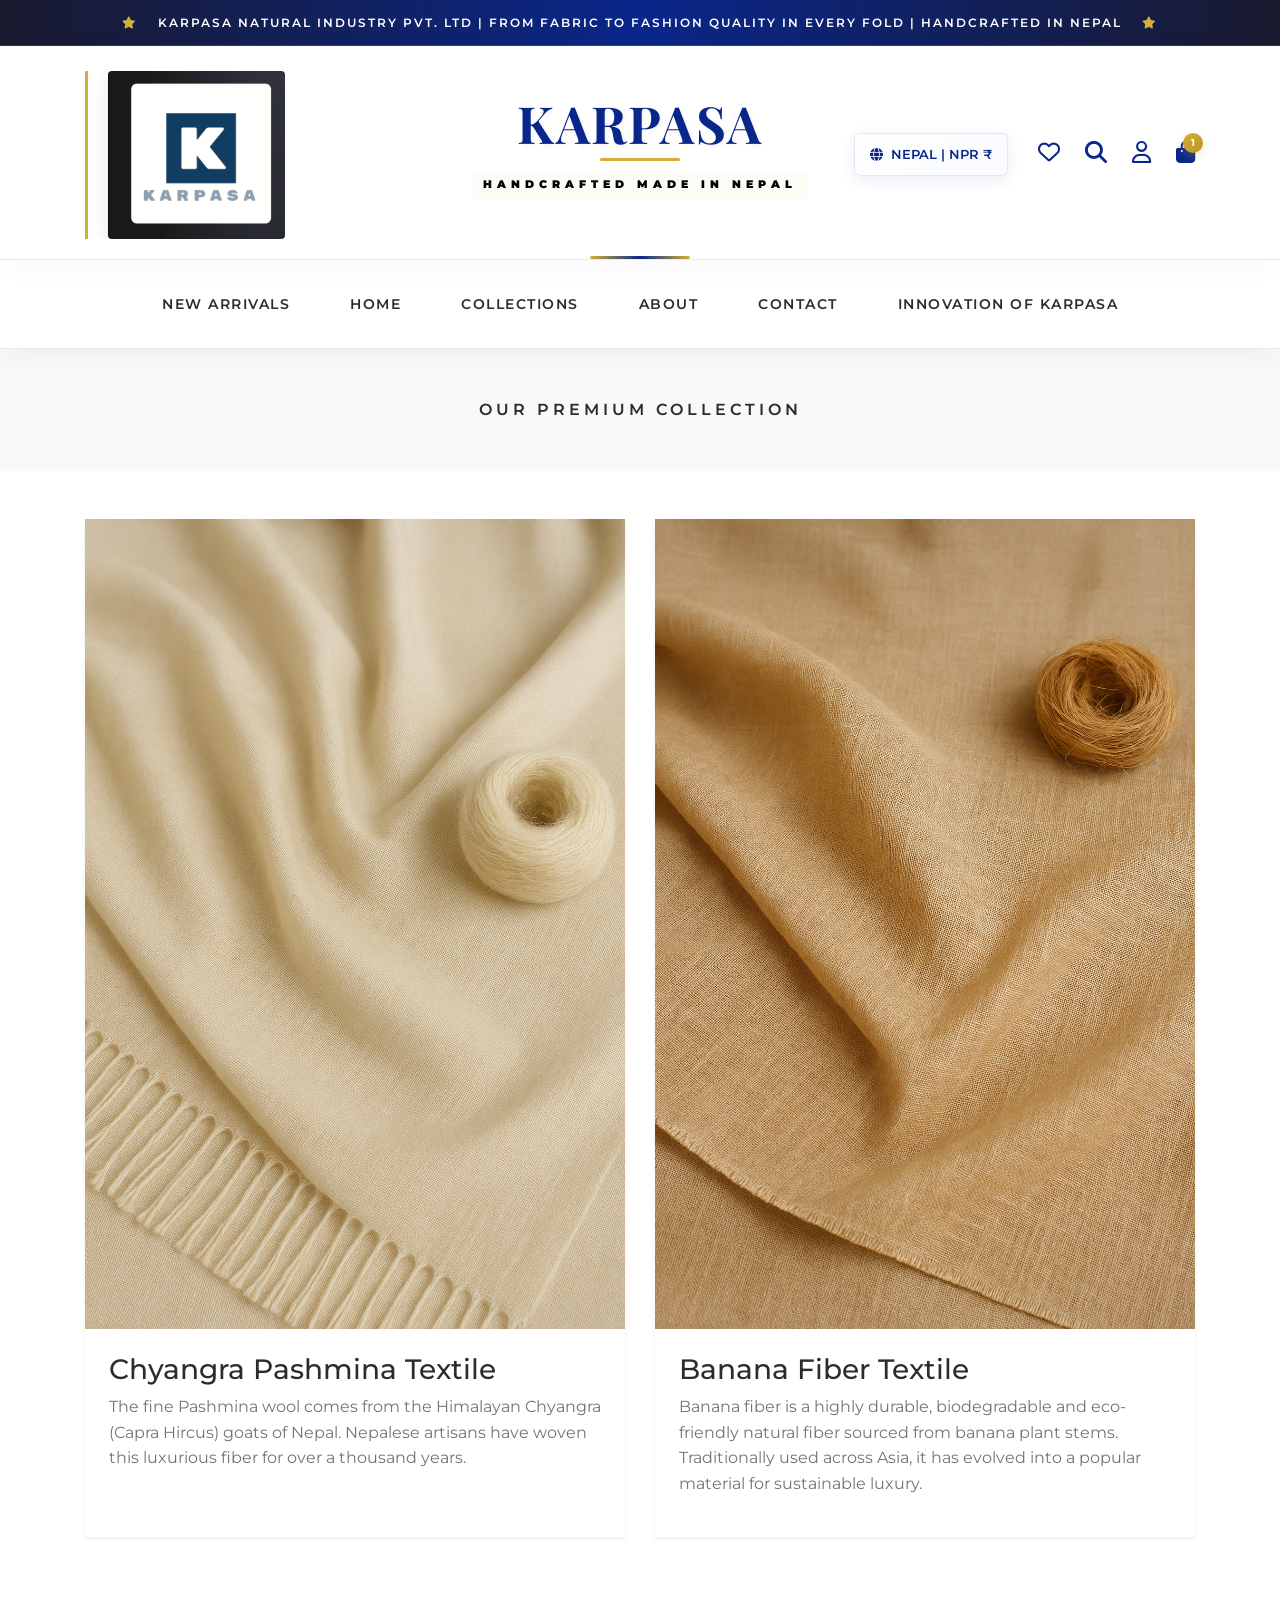
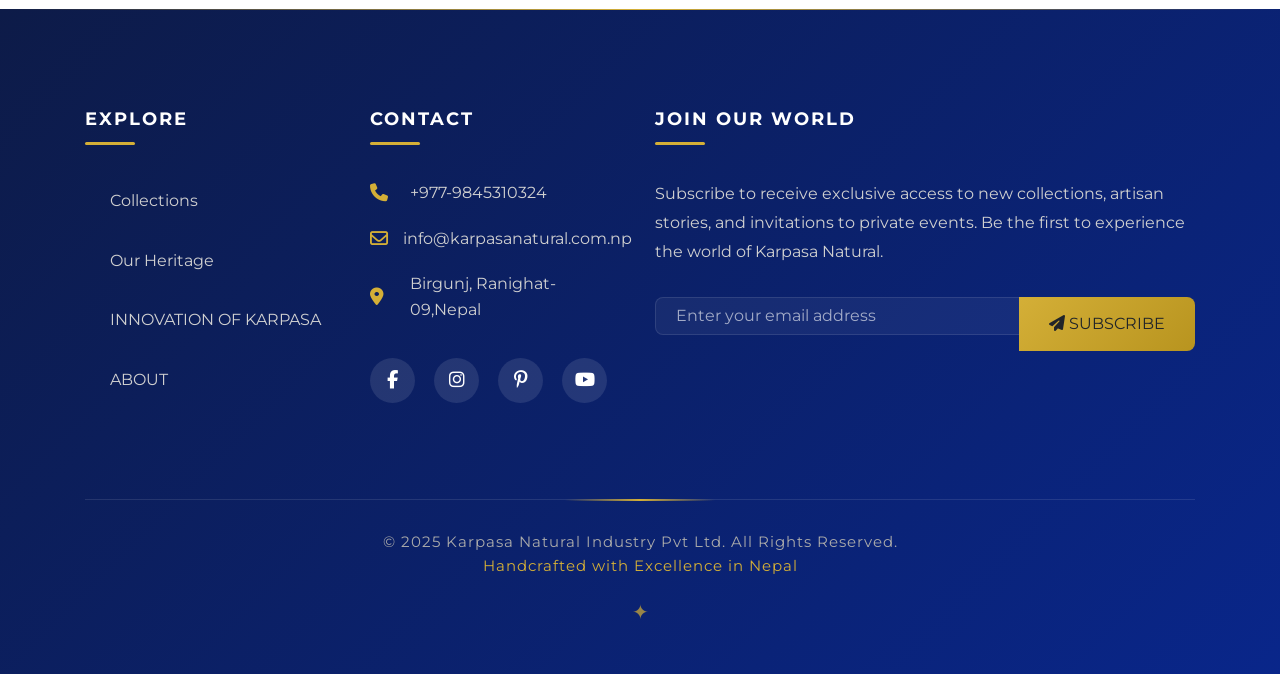
<file: Service/index.html>
<!DOCTYPE html>
<html lang="en">
<head>
    <meta charset="UTF-8">
    <meta name="viewport" content="width=device-width, initial-scale=1.0">
    <title>Collections | Karpasa Natural Industry</title>

    <link rel="stylesheet" href="https://cdn.jsdelivr.net/npm/bootstrap@4.6.2/dist/css/bootstrap.min.css">
    <link rel="stylesheet" href="https://cdnjs.cloudflare.com/ajax/libs/font-awesome/6.5.0/css/all.min.css" />
    <link rel="stylesheet" href="https://cdnjs.cloudflare.com/ajax/libs/animate.css/4.1.1/animate.min.css">
    
     
    
    <link href="https://fonts.googleapis.com/css2?family=Cormorant+Garamond:wght@300;400;500;600;700&family=Montserrat:wght@300;400;500;600;700;800&family=Playfair+Display:wght@400;500;600;700&display=swap" rel="stylesheet">
      <style>
         
        :root {
            --primary-blue: #09268A;
            --secondary-blue: #AECCE4;
            --light-blue: #f8faff;
            --gold: #D4AF37;
            --gold-light: #f4e9c9;
            --dark: #1a1a1a;
            --light: #f8f9fa;
            --text-dark: #2c2c2c;
            --text-light: #666;
            --overlay: rgba(9, 38, 138, 0.08);
        }

        body {
            margin: 0;
            padding: 0;
            font-family: 'Montserrat', sans-serif;
            background-color: #ffffff;
            color: var(--text-dark);
            overflow-x: hidden;
            line-height: 1.6;
            scroll-behavior: smooth;
        }

        /* Premium Scrollbar */
        ::-webkit-scrollbar {
            width: 10px;
        }

        ::-webkit-scrollbar-track {
            background: var(--light-blue);
        }

        ::-webkit-scrollbar-thumb {
            background: linear-gradient(to bottom, var(--gold), var(--primary-blue));
            border-radius: 5px;
        }

        /* Top Bar - Premium */
        .top-bar {
            background: linear-gradient(90deg, #1a1a2e 0%, var(--primary-blue) 50%, #1a1a2e 100%);
            color: #fff;
            text-align: center;
            padding: 12px 0;
            font-size: 13px;
            font-weight: 500;
            letter-spacing: 2px;
            position: relative;
            overflow: hidden;
            border-bottom: 1px solid rgba(212, 175, 55, 0.2);
        }

        .top-bar::before {
            content: '';
            position: absolute;
            top: 0;
            left: -100%;
            width: 100%;
            height: 100%;
            background: linear-gradient(90deg, transparent, rgba(255,255,255,0.1), transparent);
            animation: shimmer 3s infinite;
        }

        @keyframes shimmer {
            100% { left: 100%; }
        }

        .top-bar .sl {
            white-space: nowrap;
            display: inline-block;
            animation: slide-text 25s linear infinite;
            padding: 0 30px;
            text-transform: uppercase;
            font-weight: 600;
            font-size: 12px;
        }

        .top-bar .sl i {
            margin: 0 15px;
            color: var(--gold);
            animation: pulse 2s infinite;
        }

        @keyframes slide-text {
            0% { transform: translateX(100%); }
            100% { transform: translateX(-100%); }
        }

        @keyframes pulse {
            0%, 100% { opacity: 1; }
            50% { opacity: 0.5; }
        }

        /* Main Header */
        .main-header {
            background-color: #ffffff;
            padding: 25px 0 20px;
            border-bottom: 1px solid rgba(9, 38, 138, 0.1);
            position: relative;
            z-index: 1000;
            box-shadow: 0 5px 30px rgba(0, 0, 0, 0.03);
        }

        .main-header::after {
            content: '';
            position: absolute;
            bottom: 0;
            left: 50%;
            transform: translateX(-50%);
            width: 100px;
            height: 3px;
            background: linear-gradient(90deg, var(--gold), var(--primary-blue), var(--gold));
            border-radius: 3px;
        }

        .brand-title {
            font-family: 'Playfair Display', serif;
            font-size: 3.2rem;
            font-weight: 700;
            color: var(--primary-blue);
            letter-spacing: 2px;
            margin-bottom: 5px;
            line-height: 1.1;
            text-shadow: 2px 2px 4px rgba(0,0,0,0.05);
            position: relative;
            display: inline-block;
        }

        .brand-title::after {
            content: '';
            position: absolute;
            bottom: -10px;
            left: 50%;
            transform: translateX(-50%);
            width: 80px;
            height: 3px;
            background: var(--gold);
            border-radius: 3px;
        }

        .brand-subtitle {
            font-family: 'Montserrat', sans-serif;
            font-size: 11px;
            letter-spacing: 5px;
            color: black;
            font-weight: 900;
            text-transform: uppercase;
            margin-top: 15px;
            position: relative;
            display: inline-block;
            padding: 5px 10px;
            background: rgba(212, 175, 55, 0.05);
            border-radius: 2px;
        }

        .warranty-badge {
            max-width: 200px;
            border-left: 3px solid var(--gold);
            padding-left: 20px;
            position: relative;
            overflow: hidden;
            transition: all 0.5s ease;
        }

        .warranty-badge::before {
            content: '';
            position: absolute;
            top: 0;
            left: -100%;
            width: 100%;
            height: 100%;
            background: linear-gradient(90deg, transparent, rgba(255,255,255,0.3), transparent);
            transition: left 0.7s ease;
        }

        .warranty-badge:hover::before {
            left: 100%;
        }

        .warranty-badge img {
            filter: grayscale(20%) sepia(10%);
            transition: all 0.5s cubic-bezier(0.4, 0, 0.2, 1);
            border-radius: 4px;
            box-shadow: 0 5px 20px rgba(0,0,0,0.1);
        }

        .warranty-badge:hover img {
            filter: grayscale(0%) sepia(0%);
            transform: scale(1.05) translateY(-5px);
            box-shadow: 0 15px 30px rgba(0,0,0,0.15);
        }

        /* Header Icons */
        .header-actions {
            display: flex;
            align-items: center;
            justify-content: flex-end;
        }

        .country-selector {
            display: flex;
            align-items: center;
            font-size: 13px;
            color: var(--primary-blue);
            font-weight: 600;
            margin-right: 30px;
            padding: 10px 15px;
            border-radius: 6px;
            background: linear-gradient(135deg, #ffffff 0%, #f8faff 100%);
            box-shadow: 0 4px 15px rgba(9, 38, 138, 0.08);
            transition: all 0.3s cubic-bezier(0.4, 0, 0.2, 1);
            border: 1px solid rgba(9, 38, 138, 0.1);
            position: relative;
            overflow: hidden;
        }

        .country-selector::before {
            content: '';
            position: absolute;
            top: 0;
            left: -100%;
            width: 100%;
            height: 100%;
            background: linear-gradient(90deg, transparent, rgba(255,255,255,0.4), transparent);
            transition: left 0.6s ease;
        }

        .country-selector:hover::before {
            left: 100%;
        }

        .country-selector:hover {
            transform: translateY(-3px);
            box-shadow: 0 8px 25px rgba(9, 38, 138, 0.15);
            border-color: var(--gold);
        }

        .icon-group {
            display: flex;
            gap: 25px;
        }

        .icon-wrapper {
            position: relative;
            cursor: pointer;
            transition: all 0.4s cubic-bezier(0.4, 0, 0.2, 1);
        }

        .icon-wrapper i {
            font-size: 22px;
            color: var(--primary-blue);
            transition: all 0.4s cubic-bezier(0.4, 0, 0.2, 1);
            position: relative;
            z-index: 1;
        }

        .icon-wrapper::before {
            content: '';
            position: absolute;
            top: 50%;
            left: 50%;
            transform: translate(-50%, -50%) scale(0);
            width: 50px;
            height: 50px;
            background: linear-gradient(135deg, var(--gold-light), #ffffff);
            border-radius: 50%;
            transition: transform 0.4s cubic-bezier(0.4, 0, 0.2, 1);
            box-shadow: 0 5px 15px rgba(0,0,0,0.1);
        }

        .icon-wrapper:hover::before {
            transform: translate(-50%, -50%) scale(1);
        }

        .icon-wrapper:hover i {
            color: var(--primary-blue);
            transform: translateY(-5px) scale(1.2);
        }

        .cart-badge {
            position: absolute;
            top: -8px;
            right: -8px;
            background: linear-gradient(135deg, var(--gold), #b8941f);
            color: white;
            font-size: 10px;
            width: 20px;
            height: 20px;
            border-radius: 50%;
            display: flex;
            align-items: center;
            justify-content: center;
            font-weight: 700;
            z-index: 2;
            box-shadow: 0 3px 10px rgba(212, 175, 55, 0.3);
            animation: bounce 2s infinite;
        }

        @keyframes bounce {
            0%, 100% { transform: translateY(0); }
            50% { transform: translateY(-5px); }
        }

        /* Navigation */
        .main-navigation {
            background: rgba(255, 255, 255, 0.95);
            backdrop-filter: blur(10px);
            border-bottom: 1px solid rgba(9, 38, 138, 0.1);
            box-shadow: 0 5px 30px rgba(0, 0, 0, 0.05);
            position: sticky;
            top: 0;
            z-index: 999;
            transition: all 0.3s ease;
        }

        .navbar-nav {
            gap: 50px;
        }

        .nav-item {
            position: relative;
        }

        .nav-link {
            font-family: 'Montserrat', sans-serif;
            font-weight: 600;
            color: var(--text-dark) !important;
            font-size: 14px;
            letter-spacing: 1.5px;
            text-transform: uppercase;
            padding: 25px 5px !important;
            transition: all 0.4s cubic-bezier(0.4, 0, 0.2, 1);
            position: relative;
            overflow: hidden;
        }

        .nav-link::before {
            content: '';
            position: absolute;
            top: 0;
            left: -100%;
            width: 100%;
            height: 3px;
            background: linear-gradient(90deg, transparent, var(--gold), transparent);
            transition: left 0.4s ease;
        }

        .nav-link::after {
            content: '';
            position: absolute;
            bottom: 0;
            left: 0;
            width: 0;
            height: 3px;
            background: linear-gradient(90deg, var(--primary-blue), var(--gold));
            transition: width 0.4s cubic-bezier(0.4, 0, 0.2, 1);
            border-radius: 3px;
        }

        .nav-link:hover {
            color: var(--primary-blue) !important;
            transform: translateY(-2px);
        }

        .nav-link:hover::before {
            left: 100%;
        }

        .nav-link:hover::after {
            width: 100%;
        }

        /* Hero Section */
        .hero-container {
            position: relative;
            overflow: hidden;
            margin-top: -1px;
        }

        .hero-image {
            width: 100%;
            height: 85vh;
            object-fit: cover;
            transition: transform 8s cubic-bezier(0.2, 0.8, 0.2, 1);
        }

        .hero-container:hover .hero-image {
            transform: scale(1.05);
        }

        .hero-overlay {
            position: absolute;
            top: 0;
            left: 0;
            right: 0;
            bottom: 0;
            background: linear-gradient(to bottom, 
                rgba(9, 38, 138, 0.1) 0%,
                rgba(9, 38, 138, 0.2) 50%,
                rgba(9, 38, 138, 0.4) 100%);
            display: flex;
            align-items: center;
            justify-content: center;
        }

        .hero-content {
            text-align: center;
            color: white;
            padding: 40px;
            background: rgba(255, 255, 255, 0.1);
            backdrop-filter: blur(10px);
            border-radius: 20px;
            border: 1px solid rgba(255, 255, 255, 0.2);
            box-shadow: 0 20px 60px rgba(0, 0, 0, 0.3);
            transform: translateY(50px);
            opacity: 0;
            animation: heroFadeIn 1s ease forwards 0.5s;
            max-width: 800px;
        }

        @keyframes heroFadeIn {
            to {
                transform: translateY(0);
                opacity: 1;
            }
        }

        .hero-title {
            font-family: 'Playfair Display', serif;
            font-size: 4.5rem;
            font-weight: 700;
            margin-bottom: 20px;
            text-shadow: 2px 2px 10px rgba(0,0,0,0.3);
            letter-spacing: 3px;
        }

        .hero-subtitle {
            font-size: 1.2rem;
            letter-spacing: 3px;
            text-transform: uppercase;
            margin-bottom: 30px;
            font-weight: 400;
            color: var(--gold-light);
        }

        .hero-cta {
            padding: 15px 40px;
            background: linear-gradient(135deg, var(--gold), #b8941f);
            color: white;
            border: none;
            border-radius: 50px;
            font-weight: 600;
            letter-spacing: 2px;
            text-transform: uppercase;
            transition: all 0.4s cubic-bezier(0.4, 0, 0.2, 1);
            position: relative;
            overflow: hidden;
            text-decoration: none;
            display: inline-block;
        }

        .hero-cta::before {
            content: '';
            position: absolute;
            top: 0;
            left: -100%;
            width: 100%;
            height: 100%;
            background: linear-gradient(90deg, transparent, rgba(255,255,255,0.4), transparent);
            transition: left 0.6s ease;
        }

        .hero-cta:hover {
            transform: translateY(-5px) scale(1.05);
            box-shadow: 0 20px 40px rgba(212, 175, 55, 0.4);
            text-decoration: none;
            color: white;
        }

        .hero-cta:hover::before {
            left: 100%;
        }

        /* Gallery Section */
        .gallery-section {
            padding: 100px 0 80px;
            background: linear-gradient(to bottom, #ffffff 0%, var(--light-blue) 100%);
            position: relative;
            overflow: hidden;
        }

        .gallery-section::before {
            content: '';
            position: absolute;
            top: 0;
            left: 0;
            right: 0;
            height: 1px;
            background: linear-gradient(90deg, transparent, var(--gold), transparent);
        }

        .section-title {
            font-family: 'Playfair Display', serif;
            font-size: 3.5rem;
            font-weight: 700;
            color: var(--primary-blue);
            text-align: center;
            margin-bottom: 80px;
            position: relative;
        }

        .section-title::after {
            content: '';
            position: absolute;
            bottom: -20px;
            left: 50%;
            transform: translateX(-50%);
            width: 100px;
            height: 4px;
            background: linear-gradient(90deg, var(--primary-blue), var(--gold));
            border-radius: 4px;
        }

        .gallery-item {
            position: relative;
            overflow: hidden;
            margin-bottom: 40px;
            border-radius: 12px;
            box-shadow: 0 25px 50px rgba(0, 0, 0, 0.08);
            transition: all 0.6s cubic-bezier(0.4, 0, 0.2, 1);
            background: white;
            transform-style: preserve-3d;
            perspective: 1000px;
        }

        .gallery-item:hover {
            transform: translateY(-20px) rotateX(5deg);
            box-shadow: 0 40px 80px rgba(0, 0, 0, 0.2);
        }

        .gallery-item img {
            width: 100%;
            height: 550px;
            object-fit: cover;
            transition: transform 1s cubic-bezier(0.2, 0.8, 0.2, 1);
        }

        .gallery-item:hover img {
            transform: scale(1.1);
        }

        .gallery-overlay {
            position: absolute;
            bottom: 0;
            left: 0;
            right: 0;
            background: linear-gradient(to top, rgba(9, 38, 138, 0.95), transparent);
            color: white;
            padding: 50px 30px 30px;
            opacity: 0;
            transform: translateY(30px);
            transition: all 0.6s cubic-bezier(0.4, 0, 0.2, 1);
        }

        .gallery-item:hover .gallery-overlay {
            opacity: 1;
            transform: translateY(0);
        }

        .gallery-overlay h5 {
            font-family: 'Playfair Display', serif;
            font-size: 1.8rem;
            font-weight: 600;
            margin-bottom: 15px;
            color: var(--gold-light);
        }

        .gallery-overlay p {
            font-size: 1rem;
            opacity: 0.9;
            line-height: 1.8;
        }

        /* Premium Features */
        .premium-features {
            padding: 80px 0;
            background: linear-gradient(135deg, var(--light-blue) 0%, #ffffff 100%);
            position: relative;
        }

        .feature-box {
            text-align: center;
            padding: 50px 30px;
            background: white;
            border-radius: 20px;
            box-shadow: 0 20px 60px rgba(0, 0, 0, 0.05);
            transition: all 0.5s cubic-bezier(0.4, 0, 0.2, 1);
            border: 1px solid rgba(9, 38, 138, 0.1);
            position: relative;
            overflow: hidden;
        }

        .feature-box::before {
            content: '';
            position: absolute;
            top: 0;
            left: 0;
            right: 0;
            height: 5px;
            background: linear-gradient(90deg, var(--primary-blue), var(--gold), var(--primary-blue));
            transform: scaleX(0);
            transition: transform 0.5s ease;
            transform-origin: left;
        }

        .feature-box:hover {
            transform: translateY(-15px);
            box-shadow: 0 30px 80px rgba(0, 0, 0, 0.1);
        }

        .feature-box:hover::before {
            transform: scaleX(1);
        }

        .feature-icon {
            width: 100px;
            height: 100px;
            background: linear-gradient(135deg, var(--gold-light), white);
            border-radius: 50%;
            display: flex;
            align-items: center;
            justify-content: center;
            margin: 0 auto 30px;
            font-size: 40px;
            color: var(--primary-blue);
            box-shadow: 0 15px 30px rgba(212, 175, 55, 0.15);
            transition: all 0.5s ease;
        }

        .feature-box:hover .feature-icon {
            transform: rotateY(360deg) scale(1.1);
            background: linear-gradient(135deg, var(--primary-blue), var(--gold));
            color: white;
        }

        /* Footer */
        .custom-footer {
            background: linear-gradient(135deg, #0d1b48 0%, #09268A 100%);
            color: #fff;
            padding: 100px 0 40px;
            position: relative;
            overflow: hidden;
        }

        .custom-footer::before {
            content: '';
            position: absolute;
            top: 0;
            left: 0;
            right: 0;
            height: 1px;
            background: linear-gradient(90deg, transparent, var(--gold), transparent);
        }

        .footer-title {
            font-size: 18px;
            text-transform: uppercase;
            font-weight: 700;
            color: #fff;
            margin-bottom: 35px;
            letter-spacing: 2px;
            position: relative;
            padding-bottom: 15px;
        }

        .footer-title::after {
            content: '';
            position: absolute;
            bottom: 0;
            left: 0;
            width: 50px;
            height: 3px;
            background: var(--gold);
            border-radius: 3px;
        }

        .footer-links {
            list-style: none;
            padding: 0;
        }

        .footer-links li {
            margin-bottom: 18px;
            position: relative;
        }

        .footer-links li a {
            color: #d0d0d0;
            font-size: 16px;
            padding: 8px 0;
            display: inline-block;
            transition: all 0.4s cubic-bezier(0.4, 0, 0.2, 1);
            text-decoration: none;
            position: relative;
            padding-left: 25px;
        }

        .footer-links li a::before {
            content: '→';
            position: absolute;
            left: 0;
            opacity: 0;
            transition: all 0.3s ease;
            color: var(--gold);
            font-weight: bold;
            transform: translateX(-10px);
        }

        .footer-links li a:hover {
            color: #fff;
            padding-left: 35px;
            text-decoration: none;
            transform: translateX(5px);
        }

        .footer-links li a:hover::before {
            opacity: 1;
            transform: translateX(0);
        }

        .footer-contact p {
            font-size: 16px;
            color: #d0d0d0;
            margin: 20px 0;
            display: flex;
            align-items: center;
            transition: all 0.3s ease;
        }

        .footer-contact p:hover {
            color: #fff;
            transform: translateX(10px);
        }

        .footer-contact i {
            color: var(--gold);
            margin-right: 15px;
            font-size: 18px;
            width: 25px;
            transition: all 0.3s ease;
        }

        .footer-contact p:hover i {
            transform: scale(1.2) rotate(10deg);
        }

        .footer-social {
            margin-top: 35px;
        }

        .social-icon {
            display: inline-flex;
            align-items: center;
            justify-content: center;
            width: 45px;
            height: 45px;
            background: rgba(255, 255, 255, 0.1);
            border-radius: 50%;
            color: #fff;
            font-size: 18px;
            margin-right: 15px;
            transition: all 0.4s cubic-bezier(0.4, 0, 0.2, 1);
            text-decoration: none;
            position: relative;
            overflow: hidden;
        }

        .social-icon::before {
            content: '';
            position: absolute;
            top: 0;
            left: -100%;
            width: 100%;
            height: 100%;
            background: linear-gradient(90deg, transparent, rgba(255,255,255,0.3), transparent);
            transition: left 0.6s ease;
        }

        .social-icon:hover::before {
            left: 100%;
        }

        .social-icon:hover {
            background: var(--gold);
            color: white;
            transform: translateY(-5px) rotate(10deg);
            box-shadow: 0 10px 25px rgba(212, 175, 55, 0.3);
            text-decoration: none;
        }

         .newsletter-input {
    background: rgba(255, 255, 255, 0.05);
    border: 1px solid rgba(255, 255, 255, 0.1);
    color: white !important; /* Forces text to be white */
    border-radius: 8px 0 0 8px;
    padding: 15px 20px;
    transition: all 0.3s ease;
}

/* Also ensure the placeholder is legible */
.newsletter-input::placeholder {
    color: rgba(255, 255, 255, 0.6);
}


        .newsletter-input:focus {
            background: rgba(255, 255, 255, 0.1);
            border-color: var(--gold);
            box-shadow: 0 0 20px rgba(212, 175, 55, 0.2);
            outline: none;
        }

        .newsletter-btn {
            background: linear-gradient(135deg, var(--gold), #b8941f);
            border: none;
            border-radius: 0 8px 8px 0;
            padding: 15px 30px;
            transition: all 0.3s ease;
        }

        .newsletter-btn:hover {
            background: linear-gradient(135deg, #b8941f, var(--gold));
            transform: scale(1.05);
            box-shadow: 0 10px 30px rgba(212, 175, 55, 0.3);
        }

        .footer-bottom {
            border-top: 1px solid rgba(255, 255, 255, 0.1);
            margin-top: 80px;
            padding-top: 30px;
            text-align: center;
            color: #aaa;
            font-size: 15px;
            letter-spacing: 1px;
            position: relative;
        }

        .footer-bottom::before {
            content: '';
            position: absolute;
            top: -1px;
            left: 50%;
            transform: translateX(-50%);
            width: 150px;
            height: 2px;
            background: linear-gradient(90deg, transparent, var(--gold), transparent);
        }

        /* Responsive */
        @media(max-width: 992px) {
            .brand-title {
                font-size: 2.5rem;
            }
            
            .hero-title {
                font-size: 3rem;
            }
            
            .section-title {
                font-size: 2.5rem;
            }
            
            .gallery-item img {
                height: 400px;
            }
        }

        @media(max-width: 768px) {
            .brand-title {
                font-size: 2rem;
            }
            
            .brand-subtitle {
                font-size: 10px;
                letter-spacing: 4px;
            }
            
            .header-actions {
                justify-content: center;
                margin-top: 30px;
            }
            
            .navbar-nav {
                gap: 0;
                text-align: center;
            }
            
            .nav-link {
                padding: 15px !important;
            }
            
            .hero-title {
                font-size: 2.2rem;
            }
            
            .hero-subtitle {
                font-size: 1rem;
            }
            
            .gallery-item img {
                height: 300px;
            }
            
            .footer-column {
                margin-bottom: 50px;
                text-align: center;
            }
            
            .footer-title::after {
                left: 50%;
                transform: translateX(-50%);
            }
        }

        /* Animation classes */
        .fade-in {
            opacity: 0;
            transform: translateY(30px);
            transition: all 0.8s cubic-bezier(0.4, 0, 0.2, 1);
        }

        .fade-in.visible {
            opacity: 1;
            transform: translateY(0);
        }

        .stagger-delay-1 { transition-delay: 0.1s; }
        .stagger-delay-2 { transition-delay: 0.2s; }
        .stagger-delay-3 { transition-delay: 0.3s; }
        .stagger-delay-4 { transition-delay: 0.4s; }
        .stagger-delay-5 { transition-delay: 0.5s; }
  
    </style>
</head>

<body>
   <div class="top-bar">
        <div class="sl">
            <i class="fas fa-star"></i>
            KARPASA NATURAL INDUSTRY PVT. LTD | FROM FABRIC TO FASHION QUALITY IN EVERY FOLD | HANDCRAFTED IN NEPAL

            <i class="fas fa-star"></i>
        </div>
    </div>

    <!-- Main Header -->
    <header class="main-header">
        <div class="container">
            <div class="row align-items-center">
                <!-- Warranty Badge -->
              <div class="col-4 d-none d-lg-block">
              <div class="warranty-badge fade-in stagger-delay-1">
                <a href="../index.html">
                    <img src="../images/logo.jpg" alt="Premium Craftsmanship" class="img-fluid">
                </a>
             </div>
        </div>
                <!-- Brand Logo -->
                <div class="col-12 col-lg-4 text-center">
                    <a href="../index.html" class="brand-link text-decoration-none">
                        <h1 class="brand-title animate__animated animate__fadeInDown">KARPASA</h1>
                        <p class="brand-subtitle animate__animated animate__fadeInUp animate__delay-1s">HANDCRAFTED MADE IN NEPAL</p>
                    </a>
                </div>

                <!-- Header Actions -->
                <div class="col-4 d-none d-lg-block">
    <div class="header-actions fade-in stagger-delay-2">
        <div class="country-selector">
            <i class="fa-solid fa-globe mr-2"></i> 
            <span>NEPAL | NPR ₹</span>
        </div>
        <div class="icon-group">
            <div class="icon-wrapper">
                <i class="fa-regular fa-heart"></i>
            </div>
            
            <div class="icon-wrapper">
                 <a href="../index.html" title="Search" class="text-decoration-none" style="color: inherit;">
                    <i class="fa-solid fa-magnifying-glass"></i>
                 </a> </div>
            
            <div class="icon-wrapper">
                <a href="../ContactUS/" title="Account" class="text-decoration-none" style="color: inherit;">
                    <i class="fa-regular fa-user"></i>
                </a>
            </div>
            
            <div class="icon-wrapper">
                <i class="fa-solid fa-bag-shopping"></i>
                <div class="cart-badge">1</div>
            </div>
        </div>
    </div>
</div>
                </div>
            </div>
        </div>
    </header>

    <!-- Navigation -->
    <nav class="navbar navbar-expand-lg navbar-light main-navigation">
        <div class="container">
              <button class="navbar-toggler mx-auto" type="button" data-toggle="collapse" data-target="#navMenu">
                <span class="navbar-toggler-icon"></span> <span class="ml-2" style="font-size: 14px;font-weight: 500;color: black;">COLLECTIONS</span>
            </button>
            <div class="collapse navbar-collapse justify-content-center" id="navMenu">
                            <ul class="navbar-nav">
                  <li class="nav-item"><a class="nav-link" href="../NewArrivals/">NEW ARRIVALS</a></li>
                    
                     <li class="nav-item"><a class="nav-link" href="../index.html">HOME</a></li>
                    <li class="nav-item"><a class="nav-link" href="../Service/">COLLECTIONS</a></li>
                    
                   <li class="nav-item"><a class="nav-link" href="../AboutUs/">ABOUT</a></li>
                    <li class="nav-item"><a class="nav-link" href="../ContactUS/">CONTACT</a></li>
                      
                     <li class="nav-item"><a class="nav-link" href="../InnovationofKarpasa/">INNOVATION OF KARPASA</a></li>
                </ul>
            </div>
        </div>
    </nav>

    <div class="banner py-5 text-center bg-light" style="letter-spacing: 4px; font-weight: 600; text-transform: uppercase;">
        Our Premium Collection
    </div>

    <section class="collection-section py-5">
        <div class="container">
            <div class="row">
                <div class="col-md-6 mb-4">
                    <div class="collection-card h-100 border-0 shadow-sm fade-in">
                        <img src="../images/Chyangra.png" class="img-fluid" alt="Chyangra Pashmina">
                        <div class="collection-card-body p-4">
                            <h3 class="font-playfair">Chyangra Pashmina Textile</h3>
                            <p class="text-muted">
                                The fine Pashmina wool comes from the Himalayan Chyangra (Capra Hircus) goats of Nepal. 
                                Nepalese artisans have woven this luxurious fiber for over a thousand years. 
                            </p>
                        </div>
                    </div>
                </div>

                <div class="col-md-6 mb-4">
                    <div class="collection-card h-100 border-0 shadow-sm fade-in">
                        <img src="../images/bananafiber.png" class="img-fluid" alt="Banana Fiber Textile">
                        <div class="collection-card-body p-4">
                            <h3 class="font-playfair">Banana Fiber Textile</h3>
                            <p class="text-muted">
                                Banana fiber is a highly durable, biodegradable and eco-friendly natural fiber 
                                sourced from banana plant stems. Traditionally used across Asia, it has evolved 
                                into a popular material for sustainable luxury.
                            </p>
                        </div>
                    </div>
                </div>
            </div>
        </div>
    </section>

     <footer class="custom-footer">
        <div class="container">
            <div class="row">
                <!-- Quick Links -->
                <div class="col-lg-3 col-md-6 footer-column fade-in stagger-delay-1">
                    <h5 class="footer-title">EXPLORE</h5>
                    <ul class="footer-links">
                        <li><a href="../Service/">Collections</a></li>
                        <li><a href="../AboutUs/">Our Heritage</a></li>
                        
                        <li><a href="../InnovationofKarpasa/">INNOVATION OF KARPASA</a></li>
                        <li><a href="../AboutUs/">ABOUT</a></li>
                         
                    </ul>
                </div>

                <!-- Contact Information -->
                <div class="col-lg-3 col-md-6 footer-column fade-in stagger-delay-2">
                    <h5 class="footer-title">CONTACT</h5>
                    <div class="footer-contact">
                        <p><i class="fa-solid fa-phone"></i> +977-9845310324</p>
                        <p><i class="fa-regular fa-envelope"></i> info@karpasanatural.com.np</p>
                        <p><i class="fa-solid fa-location-dot"></i> Birgunj, Ranighat-09,Nepal</p>
                        
                    </div>
                    
                    <div class="footer-social">
                        <a href="#" class="social-icon"><i class="fab fa-facebook-f"></i></a>
                        <a href="#" class="social-icon"><i class="fab fa-instagram"></i></a>
                        <a href="#" class="social-icon"><i class="fab fa-pinterest-p"></i></a>
                        <a href="#" class="social-icon"><i class="fab fa-youtube"></i></a>
                    </div>
                </div>

                <!-- Newsletter -->
                <div class="col-lg-6 footer-column fade-in stagger-delay-3">
                    <h5 class="footer-title">JOIN OUR WORLD</h5>
                    <p style="color: #d0d0d0; font-size: 16px; line-height: 1.8; margin-bottom: 30px;">
                        Subscribe to receive exclusive access to new collections, artisan stories, and invitations to private events. Be the first to experience the world of Karpasa Natural.
                    </p>
                    <form id="newsletterForm">
    <div class="input-group mt-4">
        <input type="email" name="email" class="form-control newsletter-input" placeholder="Enter your email address" required>
        <div class="input-group-append">
            <button class="btn newsletter-btn" type="submit" id="newsletterSubmitBtn">
                <i class="fa-solid fa-paper-plane"></i> SUBSCRIBE
            </button>
        </div>
    </div>
</form>
                </div>
            </div>

            <!-- Footer Bottom -->
            <div class="footer-bottom">
                © 2025 Karpasa Natural Industry Pvt Ltd. All Rights Reserved.<br>
                <span style="color: var(--gold);">Handcrafted with Excellence in Nepal</span>
                <div class="mt-3">
                    <img src="data:image/svg+xml,%3Csvg xmlns='http://www.w3.org/2000/svg' width='100' height='40' viewBox='0 0 100 40'%3E%3Ctext x='50' y='25' text-anchor='middle' font-family='Playfair Display' font-size='20' fill='%23D4AF37'%3E✦%3C/text%3E%3C/svg%3E" alt="Premium Seal" style="opacity: 0.7;">
                </div>
            </div>
        </div>
    </footer>
    <script src="https://cdn.jsdelivr.net/npm/jquery@3.5.1/dist/jquery.min.js"></script>
    <script src="https://cdn.jsdelivr.net/npm/bootstrap@4.6.2/dist/js/bootstrap.bundle.min.js"></script>
    <script>
        // Scroll animations
        $(document).ready(function() {
            // Intersection Observer for fade-in animations
            const observerOptions = {
                threshold: 0.1,
                rootMargin: '0px 0px -100px 0px'
            };

            const observer = new IntersectionObserver(function(entries) {
                entries.forEach(entry => {
                    if (entry.isIntersecting) {
                        entry.target.classList.add('visible');
                    }
                });
            }, observerOptions);

            // Observe all fade-in elements
            document.querySelectorAll('.fade-in').forEach(el => observer.observe(el));

            // Smooth scrolling for anchor links
            $('a[href^="#"]').on('click', function(event) {
                if (this.hash !== "") {
                    event.preventDefault();
                    const hash = this.hash;
                    $('html, body').animate({
                        scrollTop: $(hash).offset().top - 100
                    }, 800, 'easeInOutCubic');
                }
            });

            // Sticky navigation effect
            $(window).scroll(function() {
                const scroll = $(window).scrollTop();
                const nav = $('.main-navigation');
                
                if (scroll >= 100) {
                    nav.addClass('scrolled');
                    nav.css({
                        'background': 'rgba(255, 255, 255, 0.98)',
                        'backdrop-filter': 'blur(20px)',
                        'box-shadow': '0 10px 40px rgba(0, 0, 0, 0.1)'
                    });
                } else {
                    nav.removeClass('scrolled');
                    nav.css({
                        'background': 'rgba(255, 255, 255, 0.95)',
                        'backdrop-filter': 'blur(10px)',
                        'box-shadow': '0 5px 30px rgba(0, 0, 0, 0.05)'
                    });
                }
            });

            // Parallax effect for hero
            $(window).scroll(function() {
                const scroll = $(window).scrollTop();
                $('.hero-image').css('transform', `scale(${1 + scroll * 0.0002})`);
            });

            // Cart badge animation
            setInterval(() => {
                $('.cart-badge').toggleClass('animate__animated animate__pulse');
            }, 3000);

            
           
            // Hover effects for gallery items
            $('.gallery-item').hover(
                function() {
                    $(this).find('img').css('transform', 'scale(1.1)');
                },
                function() {
                    $(this).find('img').css('transform', 'scale(1)');
                }
            );
        });

        // Custom easing function
        $.easing.easeInOutCubic = function (x, t, b, c, d) {
            if ((t /= d / 2) < 1) return c / 2 * t * t * t + b;
            return c / 2 * ((t -= 2) * t * t + 2) + b;
        };
    </script>
      <script>        
        $(document).ready(function() {
    const scriptURL = 'https://script.google.com/macros/s/AKfycbwRgoGTqDstm9nnbJ1-39yPazypbWdi3OYXFKizwhJylhnkKoB4XlLF-Bm8q7aa-_Dp/exec'; // Use your same /exec URL
    const newsletterForm = document.getElementById('newsletterForm');
    const newsBtn = $('#newsletterSubmitBtn');

    $('#newsletterForm').submit(function(e) {
        e.preventDefault();
        
        newsBtn.html('<i class="fa-solid fa-spinner fa-spin"></i>').prop('disabled', true);

        fetch(scriptURL, { 
            method: 'POST', 
            body: new FormData(newsletterForm),
            mode: 'no-cors' // Critical for GitHub Pages
        })
        .then(() => {
            newsBtn.html('<i class="fa-solid fa-check"></i> SAVED');
            newsBtn.css('background', '#28a745');
            newsletterForm.reset();
            
            setTimeout(() => {
                newsBtn.html('<i class="fa-solid fa-paper-plane"></i> SUBSCRIBE')
                       .css('background', '')
                       .prop('disabled', false);
            }, 3000);
        })
        .catch(error => {
            console.error('Error!', error.message);
            newsBtn.html('TRY AGAIN').prop('disabled', false);
        });
    });
}); 
    </script>
</body>
</html>
</file>
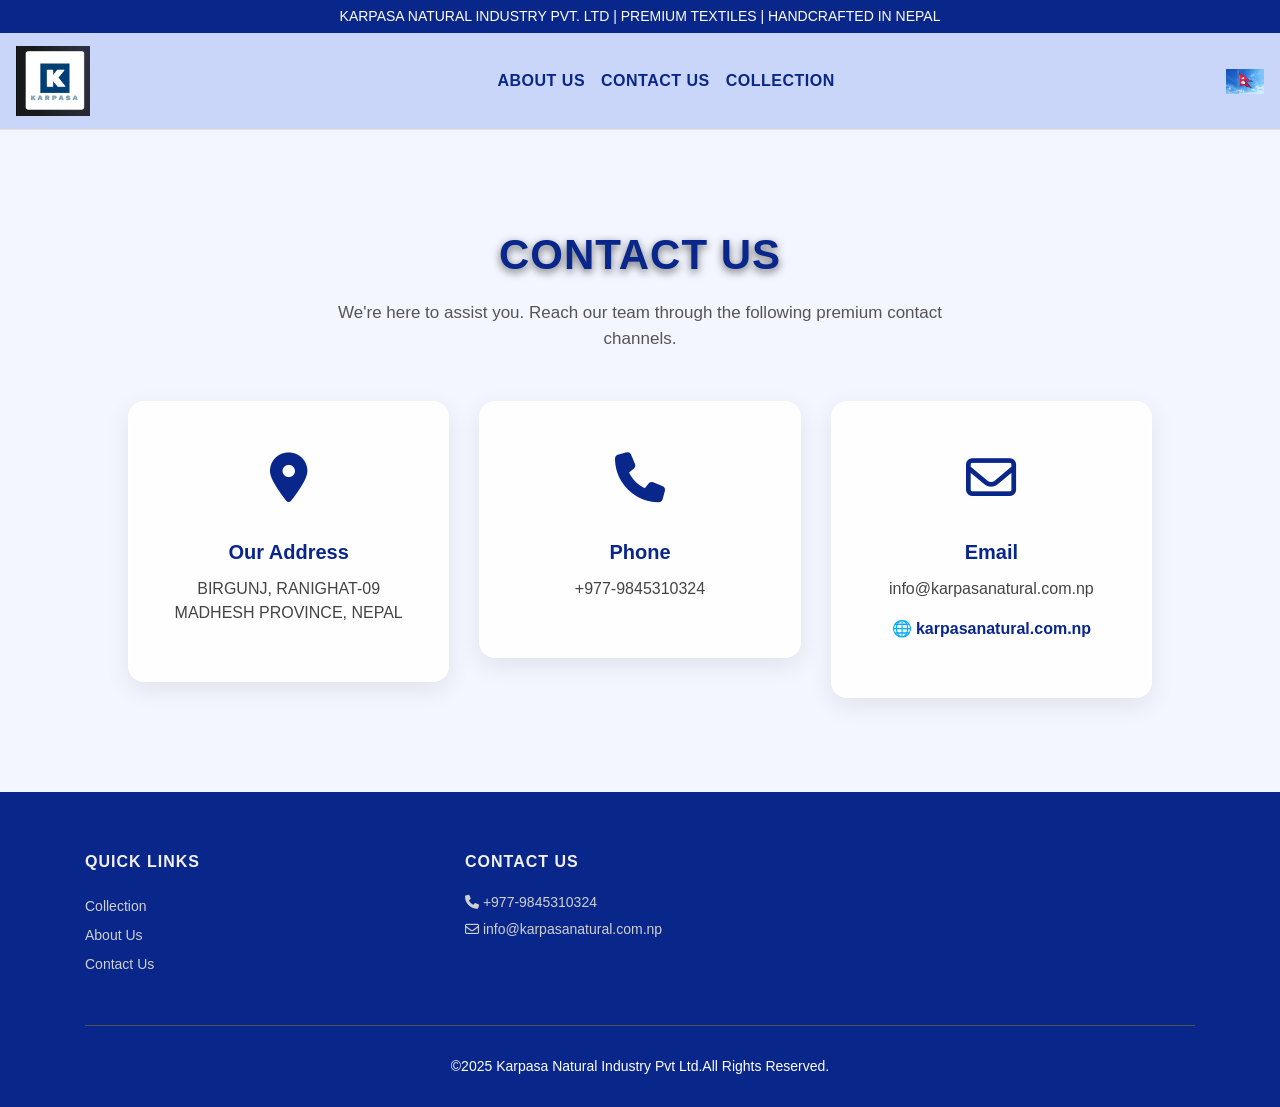
<file: ContactUs.html>
<!DOCTYPE html>
<html lang="en">
<head>
    <meta charset="UTF-8">
    <meta name="viewport" content="width=device-width, initial-scale=1.0">
    <title>Contact Us – Karpasa Natural</title>

    <!-- Bootstrap -->
    <link rel="stylesheet" href="https://cdn.jsdelivr.net/npm/bootstrap@4.6.2/dist/css/bootstrap.min.css">

    <!-- Font Awesome -->
    <link rel="stylesheet" href="https://cdnjs.cloudflare.com/ajax/libs/font-awesome/6.5.0/css/all.min.css" />

    <style>
        body {
            margin: 0;
            padding: 0;
            font-family: "Segoe UI", sans-serif;
            background: #f4f6ff;
        }

        /* Sliding Top Bar */
        .top-bar {
            background: #09268A;
            color: #fff;
            text-align: center;
            padding: 6px 0;
            font-size: 14px;
            overflow: hidden;
        }
        .top-bar .sl {
            white-space: nowrap;
            animation: slide 12s linear infinite;
            display: inline-block;
        }
        @keyframes slide {
            0% { transform: translateX(100%); }
            100% { transform: translateX(-100%); }
        }

        /* Navbar */
        .header-logo img {
            height: 70px;
        }
        @media(max-width: 768px) {
            .header-logo img {
                height: 55px;
            }
        }
        .nav-link {
    font-weight: 600;
    color: #09268A;
    padding: 8px 14px;
    letter-spacing: 0.5px;
    transition: all 0.3s ease;
    position: relative;
}
        .nav-link:hover {
            color: #000 !important;
        }

        /* Premium Section */
        .section {
            padding: 70px 10%;
            margin-top: 30px;
        }

        .premium-title {
          
            
            font-weight: 650;
           
            
            margin-bottom: 20px;
            display: flex;
            align-items: center;
            justify-content: center;
            color: #09268A;
            text-shadow: 0 3px 8px rgba(0,0,0,0.6);
            font-size: 42px;
            font-weight: bold;
            letter-spacing: 1px;
        }

        .premium-subtitle {
            text-align: center;
            font-size: 17px;
            color: #555;
            max-width: 650px;
            margin: auto;
            margin-bottom: 50px;
        }

        /* Premium Cards */
        .premium-card {
            background: rgba(255,255,255,0.85);
            backdrop-filter: blur(10px);
            border-radius: 16px;
            padding: 40px 20px;
            text-align: center;
            box-shadow: 0 8px 25px rgba(0,0,0,0.08);
            border: 1px solid rgba(255,255,255,0.4);
            transition: 0.3s ease;
        }
        .premium-card:hover {
            transform: translateY(-8px);
            box-shadow: 0 15px 35px rgba(0,0,0,0.12);
        }

        .premium-icon {
            font-size: 50px;
            color: #09268A;
            margin-bottom: 20px;
        }

        .premium-card strong {
            font-size: 20px;
            color: #09268A;
        }

        .premium-card p {
            font-size: 16px;
            color: #444;
            margin-top: 10px;
        }

        /* Link */
        .premium-card a {
            color: #09268A;
            font-weight: bold;
        }
.custom-footer {
    background: #cad5fa;
    padding: 60px 0;
    color: #6b6562;
    font-family: "Segoe UI", sans-serif;
}

.footer-title {
    font-size: 15px;
    text-transform: uppercase;
    letter-spacing: 1px;
    font-weight: 600;
    margin-bottom: 15px;
}

.footer-text {
    font-size: 14px;
    color: #7d7673;
    line-height: 1.5;
}

/* Newsletter Box */
.newsletter-box {
    display: flex;
    margin-top: 20px;
}

.newsletter-box input {
    flex: 1;
    padding: 14px;
    border: 1px solid #c5c1be;
    font-size: 14px;
}

.newsletter-box button {
    background: #706666;
    color: white;
    border: none;
    padding: 0 20px;
    font-size: 14px;
    display: flex;
    align-items: center;
    gap: 8px;
}

.newsletter-box button:hover {
    background: #5b5553;
}

/* Links */
.footer-links {
    list-style: none;
    padding: 0;
}

.footer-links li a {
    display: block;
    color: #7d7673;
    padding: 3px 0;
    font-size: 14px;
}

.footer-links li a:hover {
    text-decoration: underline;
}

/* Contact */
.footer-contact p {
    font-size: 14px;
    margin: 6px 0;
}

/* Social icons */
.footer-social i {
    font-size: 20px;
    margin-right: 15px;
    color: #6b6562;
    cursor: pointer;
}

.footer-social i:hover {
    color: #000;
}

/* Responsive */
@media(max-width: 768px) {
    .footer-column {
        margin-bottom: 30px;
    }
}
 /* Premium Footer Styles */
        .custom-footer {
            background: #09268A;
            color: #fff;
            padding: 60px 0 30px;
            font-family: "Segoe UI", sans-serif;
        }

        .footer-title {
            font-size: 16px;
            text-transform: uppercase;
            font-weight: 700;
            color: #f1f1f1;
            margin-bottom: 20px;
        }

        .footer-links {
            list-style: none;
            padding: 0;
        }

        .footer-links li a {
            color: #d0d0d0;
            font-size: 14px;
            padding: 4px 0;
            display: block;
            transition: color 0.3s;
        }

        .footer-links li a:hover {
            color: #fff;
            text-decoration: underline;
        }

        .footer-contact p {
            font-size: 14px;
            color: #d0d0d0;
            margin: 6px 0;
        }

        .footer-social i {
            font-size: 18px;
            color: #d0d0d0;
            margin-right: 15px;
            transition: color 0.3s, transform 0.3s;
            cursor: pointer;
        }

        .footer-social i:hover {
            color: #fff;
            transform: scale(1.1);
        }

        @media(max-width: 768px) {
            .footer-column {
                margin-bottom: 30px;
                text-align: center;
            }
            .footer-social {
                justify-content: center;
            }
        }
    </style>
</head>
<body>

    <!-- Top Bar -->
    <div class="top-bar">
        <div class="sl">
            KARPASA NATURAL INDUSTRY PVT. LTD | PREMIUM TEXTILES | HANDCRAFTED IN NEPAL
        </div>
    </div>

    <!-- Navbar -->
    <nav class="navbar navbar-expand-md" style="background:#cad5fa; border-bottom:1px solid #e6e3df;">
        <a class="navbar-brand header-logo" href="index.html">
            <img src="images/logo.jpg" alt="Karpasa Natural">
        </a>

        <button class="navbar-toggler" data-toggle="collapse" data-target="#navMenu">
            <i class="fa-solid fa-bars" style="font-size:25px;"></i>
        </button>

        <div class="collapse navbar-collapse justify-content-center" id="navMenu">
            <ul class="navbar-nav">
                  <li class="nav-item"><a class="nav-link" href="AboutUs/index.html">ABOUT US</a></li>
                <li class="nav-item"><a class="nav-link" href="ContactUs.html">CONTACT US</a></li>
                <li class="nav-item"><a class="nav-link" href="Service.html">COLLECTION</a></li>
            </ul>
        </div>

        <div class="header-icons d-none d-md-flex">
    <img src="images/flag.jpg" alt="Nepal Flag" style="height:25px; cursor:pointer;">
</div>
    </nav>

    <!-- Premium Contact Section -->
    <div class="section">

        <h1 class="premium-title">CONTACT US</h1>
        <p class="premium-subtitle">
            We're here to assist you. Reach our team through the following premium contact channels.
        </p>

        <div class="row">

            <!-- Address -->
            <div class="col-md-4 mb-4">
                <div class="premium-card">
                    <div class="premium-icon"><i class="fa-solid fa-location-dot"></i></div>
                    <strong>Our Address</strong>
                    <p>BIRGUNJ, RANIGHAT-09<br>MADHESH PROVINCE, NEPAL</p>
                </div>
            </div>

            <!-- Phone -->
            <div class="col-md-4 mb-4">
                <div class="premium-card">
                    <div class="premium-icon"><i class="fa-solid fa-phone"></i></div>
                    <strong>Phone</strong>
                    <p>+977-9845310324</p>
                </div>
            </div>

            <!-- Email -->
            <div class="col-md-4 mb-4">
                <div class="premium-card">
                    <div class="premium-icon"><i class="fa-regular fa-envelope"></i></div>
                    <strong>Email</strong>
                    <p>info@karpasanatural.com.np</p>
                    <p>
                        🌐 <a href="https://karpasanatural.com.np" target="_blank">
                        karpasanatural.com.np</a>
                    </p>
                </div>
            </div>

        </div>
    </div>

    <!-- Your existing footer goes here -->
     <footer class="custom-footer">
        <div class="container">
            <div class="row">
                <!-- Links -->
                <div class="col-md-4 footer-column">
                    <h5 class="footer-title">QUICK LINKS</h5>
                    <ul class="footer-links">
                        <li><a href="Service.html">Collection</a></li>
                        <li><a href="AboutUs.html">About Us</a></li>
                        <li><a href="ContactUs.html">Contact Us</a></li>
                        
                    </ul>
                </div>

                <!-- Contact + Social -->
                <div class="col-md-4 footer-column">
                    <h5 class="footer-title">CONTACT US</h5>
                    <div class="footer-contact">
                        <p><i class="fa-solid fa-phone"></i> +977-9845310324</p>
                        <p><i class="fa-regular fa-envelope"></i> info@karpasanatural.com.np</p>
                    </div>
                     
                </div>

                <!-- Empty column to keep spacing -->
                <div class="col-md-4 footer-column"></div>
            </div>

            <hr style="border-color: #555; margin: 30px 0;">

            <!-- Copyright -->
            <div class="row">
                <div class="col-12 text-center" style="color:#fff; font-size:14px;">
                    ©2025 Karpasa Natural Industry Pvt Ltd.All Rights Reserved.
                </div>
            </div>
        </div>
    </footer>


    <script src="https://cdn.jsdelivr.net/npm/jquery@3.5.1/dist/jquery.min.js"></script>
    <script src="https://cdn.jsdelivr.net/npm/bootstrap@4.6.2/dist/js/bootstrap.bundle.min.js"></script>

</body>
</html>
</file>
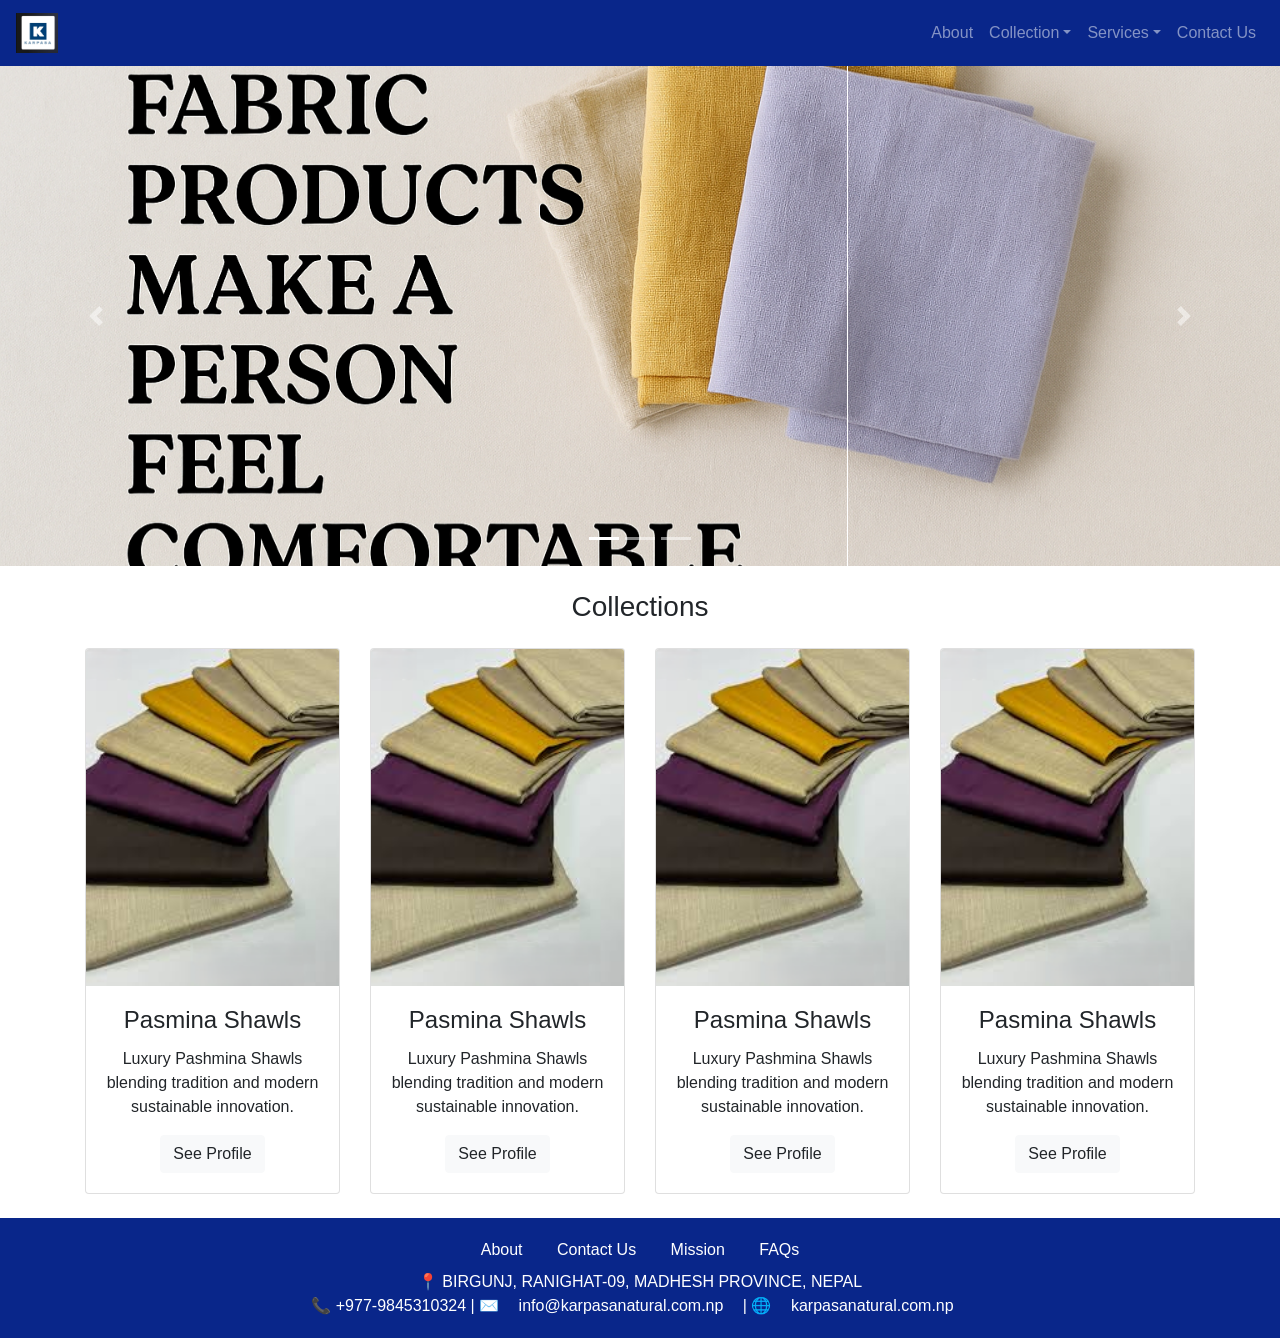
<file: index1.html>
<!DOCTYPE html>
<html lang="en">
<head>
    <title>Karpasa Natural</title>
    <meta charset="utf-8">
    <meta name="viewport" content="width=device-width, initial-scale=1">

    <link rel="stylesheet" href="https://cdn.jsdelivr.net/npm/bootstrap@4.6.2/dist/css/bootstrap.min.css">
    <script src="https://cdn.jsdelivr.net/npm/jquery@3.7.1/dist/jquery.slim.min.js"></script>
    <script src="https://cdn.jsdelivr.net/npm/popper.js@1.16.1/dist/umd/popper.min.js"></script>
    <script src="https://cdn.jsdelivr.net/npm/bootstrap@4.6.2/dist/js/bootstrap.bundle.min.js"></script>

    <style>
        .carousel-inner img {
            width: 100%;
            height: 500px;
            object-fit: cover;
        }

        .carousel-caption {
            background: rgba(0,0,0,0.5);
            border-radius: 10px;
            padding: 10px;
        }
.navbar-brand img {
            height: 40px;
        }
        footer {
            background: #09268A;
            color: white;
            padding: 20px;
            text-align: center;
        }

        footer a {
            margin: 0 15px;
            color: #fff;
            text-decoration: none;
            transition: color 0.3s;
        }

        footer a:hover {
            color: #ffc107;
        }
    </style>
</head>

<body>

<!-- NAVBAR -->
<nav class="navbar navbar-expand-sm navbar-dark" style="background-color: #09268A;">
        <a class="navbar-brand" href="index.html">
            <img src="images/logo.jpg" alt="Karpasa Logo">
        </a>
        <button class="navbar-toggler" type="button" data-toggle="collapse" data-target="#navbarNav">
            <span class="navbar-toggler-icon"></span>
        </button>
        <div class="collapse navbar-collapse" id="navbarNav">
            <ul class="navbar-nav ml-auto">
                <li class="nav-item"><a class="nav-link" href="AboutUs.html">About</a></li>
                <li class="nav-item dropdown">
                    <a class="nav-link dropdown-toggle" href="#" data-toggle="dropdown">Collection</a>
                    <div class="dropdown-menu">
                        <a class="dropdown-item" href="Shawls.html">Shawls</a>
                         <!--<a class="dropdown-item" href="#">Link 2</a>
                        <a class="dropdown-item" href="#">Link 3</a>-->
                    </div>
                </li>
                 <li class="nav-item dropdown">
                    <a class="nav-link dropdown-toggle" href="#" data-toggle="dropdown">Services</a>
                    <div class="dropdown-menu">
                        <a class="dropdown-item" href="Whatwedo.html">What We Do</a>
                        <!--<a class="dropdown-item" href="#">Link 2</a>
                        <a class="dropdown-item" href="#">Link 3</a>-->
                    </div>
                </li>
                <li class="nav-item"><a class="nav-link" href="ContactUs.html">Contact Us</a></li>
            </ul>
        </div>
    </nav>

<!-- CAROUSEL -->
<div id="demo" class="carousel slide" data-ride="carousel">
    <ul class="carousel-indicators">
        <li data-target="#demo" data-slide-to="0" class="active"></li>
        <li data-target="#demo" data-slide-to="1"></li>
        <li data-target="#demo" data-slide-to="2"></li>
    </ul>

    <div class="carousel-inner">
        <div class="carousel-item active">
            <img src="images/ban-03.png" alt="Los Angeles">
          
                <!--<h3>Los Angeles</h3>
                <p>We had such a great time in LA!</p>-->
            
        </div>
        <div class="carousel-item">
            <img src="images/ban-03.png" alt="Chicago">
          
                <!--<h3>Los Angeles</h3>
                <p>We had such a great time in LA!</p>-->
            
        </div>
        <div class="carousel-item">
            <img src="images/ban-03.png" alt="New York">
            
                  <!--<h3>Los Angeles</h3>
                <p>We had such a great time in LA!</p>-->
             
        </div>
    </div>

    <a class="carousel-control-prev" href="#demo" data-slide="prev">
        <span class="carousel-control-prev-icon"></span>
    </a>
    <a class="carousel-control-next" href="#demo" data-slide="next">
        <span class="carousel-control-next-icon"></span>
    </a>
</div>

<!-- COLLECTIONS -->
<h3 class="text-center mt-4">Collections</h3>
<div class="container mt-4">
    <div class="card-deck">
        <div class="card ">
            <img class="card-img-top" src="images/01.png" alt="Pasmina Shawls">
            <div class="card-body text-center">
                <h4 class="card-title">Pasmina Shawls</h4>
                <p class="card-text">Luxury Pashmina Shawls blending tradition and modern sustainable innovation.</p>
                <a href="Shawls.html" class="btn btn-light" >See Profile</a>
            </div>
        </div>
       <div class="card ">
            <img class="card-img-top" src="images/01.png" alt="Pasmina Shawls">
            <div class="card-body text-center">
                <h4 class="card-title">Pasmina Shawls</h4>
                <p class="card-text">Luxury Pashmina Shawls blending tradition and modern sustainable innovation.</p>
                <a href="Shawls.html" class="btn btn-light" >See Profile</a>
            </div>
        </div>
       <div class="card ">
            <img class="card-img-top" src="images/01.png" alt="Pasmina Shawls">
            <div class="card-body text-center">
                <h4 class="card-title">Pasmina Shawls</h4>
                <p class="card-text">Luxury Pashmina Shawls blending tradition and modern sustainable innovation.</p>
                <a href="Shawls.html" class="btn btn-light" >See Profile</a>
            </div>
        </div>
       <div class="card ">
            <img class="card-img-top" src="images/01.png" alt="Pasmina Shawls">
            <div class="card-body text-center">
                <h4 class="card-title">Pasmina Shawls</h4>
                <p class="card-text">Luxury Pashmina Shawls blending tradition and modern sustainable innovation.</p>
                <a href="Shawls.html" class="btn btn-light">See Profile</a>
            </div>
        </div>
    </div>
</div>

<!-- WHAT WE DO -->
<!--<div class="container mt-5">
    <h4 class="text-center mb-4">What We Do</h4>
    <div class="row">
        <div class="col-md-6 mb-3">
            <div class="card p-3">
                <h5>Handcrafted Traditional Textiles</h5>
                <p>Karpasa Natural Industry Pvt. Ltd produces Pashmina, Allo, Banana fiber, and other traditional textiles with ethical and sustainable practices.</p>
            </div>
        </div>
        <div class="col-md-6 mb-3">
            <img src="images/download.jpg" alt="What We Do" class="img-fluid rounded shadow-sm">
        </div>
    </div>
</div>-->
<br>
<!-- FOOTER -->
<footer>
    <div>
        <a href="AboutUs.html">About</a>
        <a href="ContactUs.html">Contact Us</a>
        <a href="AboutUs.html">Mission</a>
        <a href="AboutUs.html">FAQs</a>
    </div>
    <div class="footer-contact mt-2">
        📍 BIRGUNJ, RANIGHAT-09, MADHESH PROVINCE, NEPAL<br>
        📞 +977-9845310324 | ✉️ <a href="mailto:info@karpasanatural.com.np">info@karpasanatural.com.np</a> | 🌐 <a href="https://karpasanatural.com.np" target="_blank">karpasanatural.com.np</a>
    </div>
</footer>

</body>
</html>
</file>
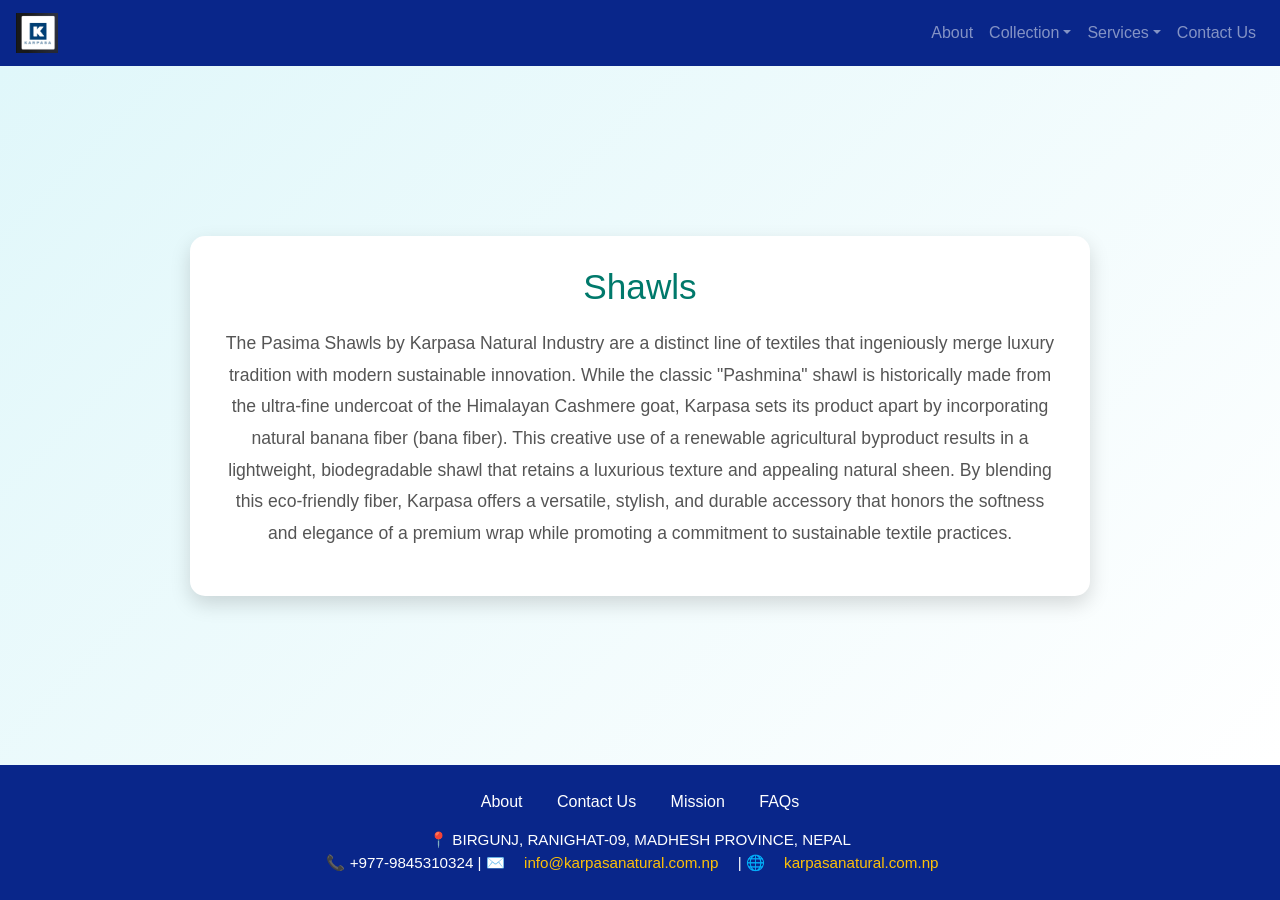
<file: Shawls.html>
<!DOCTYPE html>
<html lang="en">
<head>
    <title>Karpasa Natural</title>
    <meta charset="utf-8">
    <meta name="viewport" content="width=device-width, initial-scale=1">

    <!-- Bootstrap CSS -->
    <link rel="stylesheet" href="https://cdn.jsdelivr.net/npm/bootstrap@4.6.2/dist/css/bootstrap.min.css">
    <script src="https://cdn.jsdelivr.net/npm/jquery@3.7.1/dist/jquery.slim.min.js"></script>
    <script src="https://cdn.jsdelivr.net/npm/popper.js@1.16.1/dist/umd/popper.min.js"></script>
    <script src="https://cdn.jsdelivr.net/npm/bootstrap@4.6.2/dist/js/bootstrap.bundle.min.js"></script>

    <style>
        /* Full page height and flex layout */
        body {
            display: flex;
            flex-direction: column;
            min-height: 100vh;
            font-family: 'Segoe UI', Tahoma, Geneva, Verdana, sans-serif;
            background: #f0f2f5;
        }
.navbar-brand img {
            height: 40px;
        }
        /* Navbar hover effect */
        .navbar-nav .nav-link:hover {
            color: #ffc107 !important; /* golden hover */
        }

        /* Main content grows to fill space */
        .content {
            flex: 1;
            display: flex;
            justify-content: center;
            align-items: center;
            padding: 50px 15px;
            background: linear-gradient(135deg, #e0f7fa, #ffffff);
        }

        /* About card styling */
        .about-card {
            background: white;
            padding: 30px;
            border-radius: 15px;
            box-shadow: 0 8px 20px rgba(0,0,0,0.15);
            max-width: 900px;
            text-align: center;
        }

        .about-card h1 {
            font-size: 2.2rem;
            margin-bottom: 20px;
            color: #00796b;
        }

        .about-card p {
            font-size: 1.1rem;
            line-height: 1.8;
            color: #555;
        }

        /* Footer styling */
        footer {
            background: #09268A;
            color: white;
            padding: 25px 15px;
            text-align: center;
        }

        footer a {
            margin: 0 15px;
            color: #fff;
            text-decoration: none;
            transition: color 0.3s;
        }

        footer a:hover {
            color: #ffc107;
        }

        .footer-contact {
            margin-top: 15px;
            font-size: 0.95rem;
        }

        .footer-contact a {
            color: #ffc107;
        }

        /* Optional: carousel image */
        .carousel-inner img {
            width: 100%;
            height: 500px;
            object-fit: cover;
        }
    </style>
</head>

<body>
    <!-- Navbar -->
  <nav class="navbar navbar-expand-sm navbar-dark" style="background-color: #09268A;">
        <a class="navbar-brand" href="index.html">
            <img src="images/logo.jpg" alt="Karpasa Logo">
        </a>
        <button class="navbar-toggler" type="button" data-toggle="collapse" data-target="#navbarNav">
            <span class="navbar-toggler-icon"></span>
        </button>
        <div class="collapse navbar-collapse" id="navbarNav">
            <ul class="navbar-nav ml-auto">
                <li class="nav-item"><a class="nav-link" href="AboutUs.html">About</a></li>
                <li class="nav-item dropdown">
                    <a class="nav-link dropdown-toggle" href="#" data-toggle="dropdown">Collection</a>
                    <div class="dropdown-menu">
                        <a class="dropdown-item" href="Shawls.html">Shawls</a>
                         <!--<a class="dropdown-item" href="#">Link 2</a>
                        <a class="dropdown-item" href="#">Link 3</a>-->
                    </div>
                </li>
                 <li class="nav-item dropdown">
                    <a class="nav-link dropdown-toggle" href="#" data-toggle="dropdown">Services</a>
                    <div class="dropdown-menu">
                        <a class="dropdown-item" href="Whatwedo.html">What We Do</a>
                        <!--<a class="dropdown-item" href="#">Link 2</a>
                        <a class="dropdown-item" href="#">Link 3</a>-->
                    </div>
                </li>
                <li class="nav-item"><a class="nav-link" href="ContactUs.html">Contact Us</a></li>
            </ul>
        </div>
    </nav>

    <!-- Main content -->
    <div class="content">
        <div class="about-card">
            <h1 style="text-align:center;">Shawls</h1>
            <p>
                The Pasima Shawls by Karpasa Natural Industry are a distinct line of textiles that ingeniously merge luxury tradition with modern sustainable innovation. While the classic "Pashmina" shawl is historically made from the ultra-fine undercoat of the Himalayan Cashmere goat, Karpasa sets its product apart by incorporating natural banana fiber (bana fiber). This creative use of a renewable agricultural byproduct results in a lightweight, biodegradable shawl that retains a luxurious texture and appealing natural sheen. By blending this eco-friendly fiber, Karpasa offers a versatile, stylish, and durable accessory that honors the softness and elegance of a premium wrap while promoting a commitment to sustainable textile practices.
            </p>
        </div>
    </div>

    <!-- Footer -->
     <footer>
        <div>
            <a href="AboutUs.html">About</a>
            <a href="ContactUs.html">Contact Us</a>
            <a href="AboutUs.html">Mission</a>
            <a href="AboutUs.html">FAQs</a>
        </div>
        <div class="footer-contact">
            📍 BIRGUNJ, RANIGHAT-09, MADHESH PROVINCE, NEPAL<br>
            📞 +977-9845310324 | ✉️ <a href="mailto:info@karpasanatural.com.np">info@karpasanatural.com.np</a> | 🌐 <a href="https://karpasanatural.com.np" target="_blank">karpasanatural.com.np</a>
        </div>
    </footer>
</body>
</html>
</file>
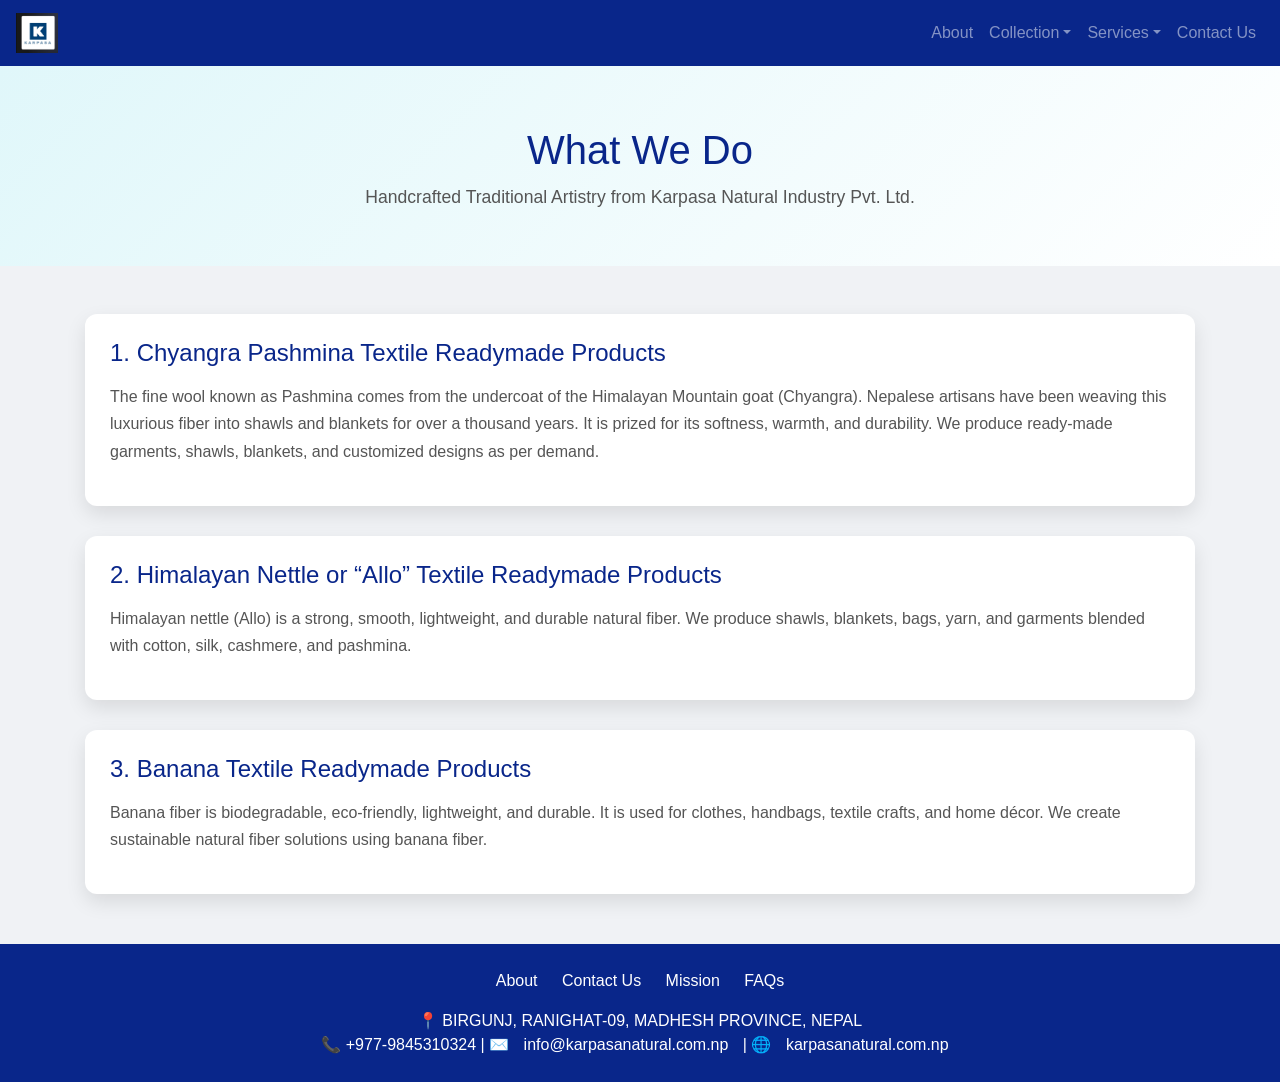
<file: Whatwedo.html>
<!DOCTYPE html>
<html lang="en">
<head>
    <meta charset="UTF-8">
    <meta name="viewport" content="width=device-width, initial-scale=1.0">
    <title>What We Do - Karpasa Natural</title>

    <!-- Bootstrap CSS -->
    <link rel="stylesheet" href="https://cdn.jsdelivr.net/npm/bootstrap@4.6.2/dist/css/bootstrap.min.css">
    <script src="https://cdn.jsdelivr.net/npm/jquery@3.7.1/dist/jquery.slim.min.js"></script>
    <script src="https://cdn.jsdelivr.net/npm/popper.js@1.16.1/dist/umd/popper.min.js"></script>
    <script src="https://cdn.jsdelivr.net/npm/bootstrap@4.6.2/dist/js/bootstrap.bundle.min.js"></script>

    <style>
        body {
            font-family: 'Segoe UI', Tahoma, Geneva, Verdana, sans-serif;
            background: #f0f2f5;
        }

        /* Navbar styling */
        .navbar-nav .nav-link:hover {
            color: #ffc107 !important;
        }
.navbar-brand img {
            height: 40px;
        }
        /* Page header */
        .page-header {
            text-align: center;
            padding: 60px 20px 40px;
            background: linear-gradient(135deg, #e0f7fa, #ffffff);
        }

        .page-header h1 {
            color: #09268A;
            font-size: 2.5rem;
            margin-bottom: 10px;
        }

        .page-header p {
            font-size: 1.1rem;
            color: #555;
        }

        /* Product cards */
        .product-card {
            background: #fff;
            padding: 25px;
            border-radius: 12px;
            box-shadow: 0 8px 20px rgba(0,0,0,0.1);
            margin-bottom: 30px;
            transition: 0.3s ease;
        }

        .product-card:hover {
            transform: translateY(-5px);
            box-shadow: 0 12px 25px rgba(0,0,0,0.2);
        }

        .product-card h3 {
            color: #09268A;
            margin-bottom: 15px;
            font-size: 1.5rem;
        }

        .product-card p {
            color: #555;
            line-height: 1.7;
        }

        /* Footer */
        footer {
            background: #09268A;
            color: #fff;
            padding: 25px 15px;
            text-align: center;
            margin-top: 50px;
        }

        footer a {
            margin: 0 10px;
            color: #fff;
            text-decoration: none;
            transition: 0.3s;
        }

        footer a:hover {
            color: #ffc107;
        }
    </style>
</head>
<body>

    <!-- Navbar -->
    <nav class="navbar navbar-expand-sm navbar-dark" style="background-color: #09268A;">
        <a class="navbar-brand" href="index.html">
            <img src="images/logo.jpg" alt="Karpasa Logo">
        </a>
        <button class="navbar-toggler" type="button" data-toggle="collapse" data-target="#navbarNav">
            <span class="navbar-toggler-icon"></span>
        </button>

        <div class="collapse navbar-collapse" id="navbarNav">
            <ul class="navbar-nav ml-auto">

                <li class="nav-item"><a class="nav-link" href="AboutUs.html">About</a></li>

                <li class="nav-item dropdown">
                    <a class="nav-link dropdown-toggle" href="#" data-toggle="dropdown">Collection</a>
                    <div class="dropdown-menu">
                        <a class="dropdown-item" href="Shawls.html">Shawls</a>
                         <!--<a class="dropdown-item" href="#">Link 2</a>
                        <a class="dropdown-item" href="#">Link 3</a>-->
                    </div>
                </li>

                <li class="nav-item dropdown">
                    <a class="nav-link dropdown-toggle" href="#" data-toggle="dropdown">Services</a>
                    <div class="dropdown-menu">
                        <a class="dropdown-item" href="Whatwedo.html">What We Do</a>
                         <!--<a class="dropdown-item" href="#">Link 2</a>
                        <a class="dropdown-item" href="#">Link 3</a>-->
                    </div>
                </li>

                <li class="nav-item"><a class="nav-link" href="ContactUs.html">Contact Us</a></li>
            </ul>
        </div>
    </nav>

    <!-- Page header -->
    <div class="page-header">
        <h1>What We Do</h1>
        <p>Handcrafted Traditional Artistry from Karpasa Natural Industry Pvt. Ltd.</p>
    </div>

    <!-- Product Section -->
    <div class="container my-5">

        <!-- Pashmina -->
        <div class="product-card">
            <h3>1. Chyangra Pashmina Textile Readymade Products</h3>
            <p>
                The fine wool known as Pashmina comes from the undercoat of the Himalayan Mountain goat (Chyangra). 
                Nepalese artisans have been weaving this luxurious fiber into shawls and blankets for over a thousand years.
                It is prized for its softness, warmth, and durability. We produce ready-made garments, shawls, blankets, 
                and customized designs as per demand.
            </p>
        </div>

        <!-- Himalayan Nettle / Allo -->
        <div class="product-card">
            <h3>2. Himalayan Nettle or “Allo” Textile Readymade Products</h3>
            <p>
                Himalayan nettle (Allo) is a strong, smooth, lightweight, and durable natural fiber. 
                We produce shawls, blankets, bags, yarn, and garments blended with cotton, silk, cashmere, and pashmina.
            </p>
        </div>

        <!-- Banana Fiber -->
        <div class="product-card">
            <h3>3. Banana Textile Readymade Products</h3>
            <p>
                Banana fiber is biodegradable, eco-friendly, lightweight, and durable. 
                It is used for clothes, handbags, textile crafts, and home décor. 
                We create sustainable natural fiber solutions using banana fiber.
            </p>
        </div>

    </div>

    <!-- Footer -->
    <footer>
        <a href="AboutUs.html">About</a>
        <a href="ContactUs.html">Contact Us</a>
        <a href="AboutUs.html">Mission</a>
        <a href="AboutUs.html">FAQs</a>

        <div class="mt-3">
            📍 BIRGUNJ, RANIGHAT-09, MADHESH PROVINCE, NEPAL<br>
            📞 +977-9845310324 |
            ✉️ <a href="mailto:info@karpasanatural.com.np">info@karpasanatural.com.np</a> |
            🌐 <a href="https://karpasanatural.com.np" target="_blank">karpasanatural.com.np</a>
        </div>
    </footer>

</body>
</html>
</file>
